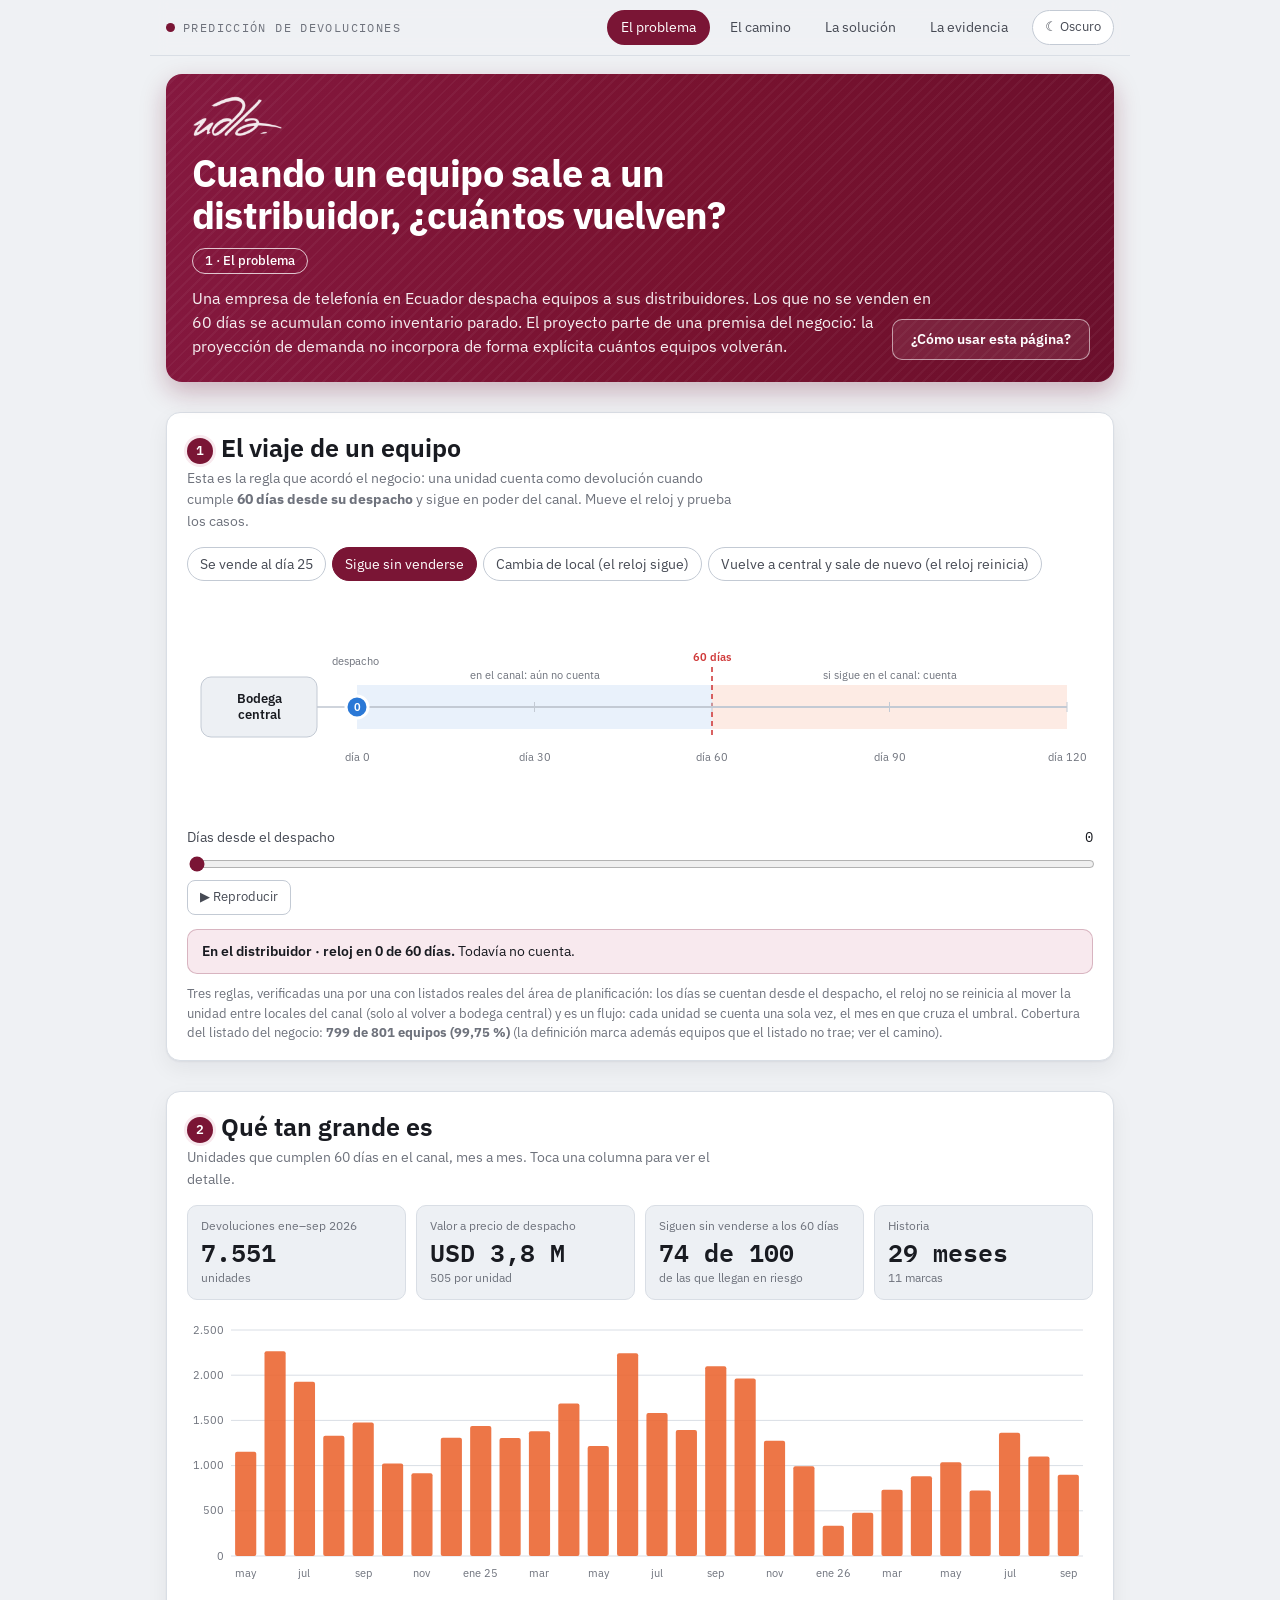
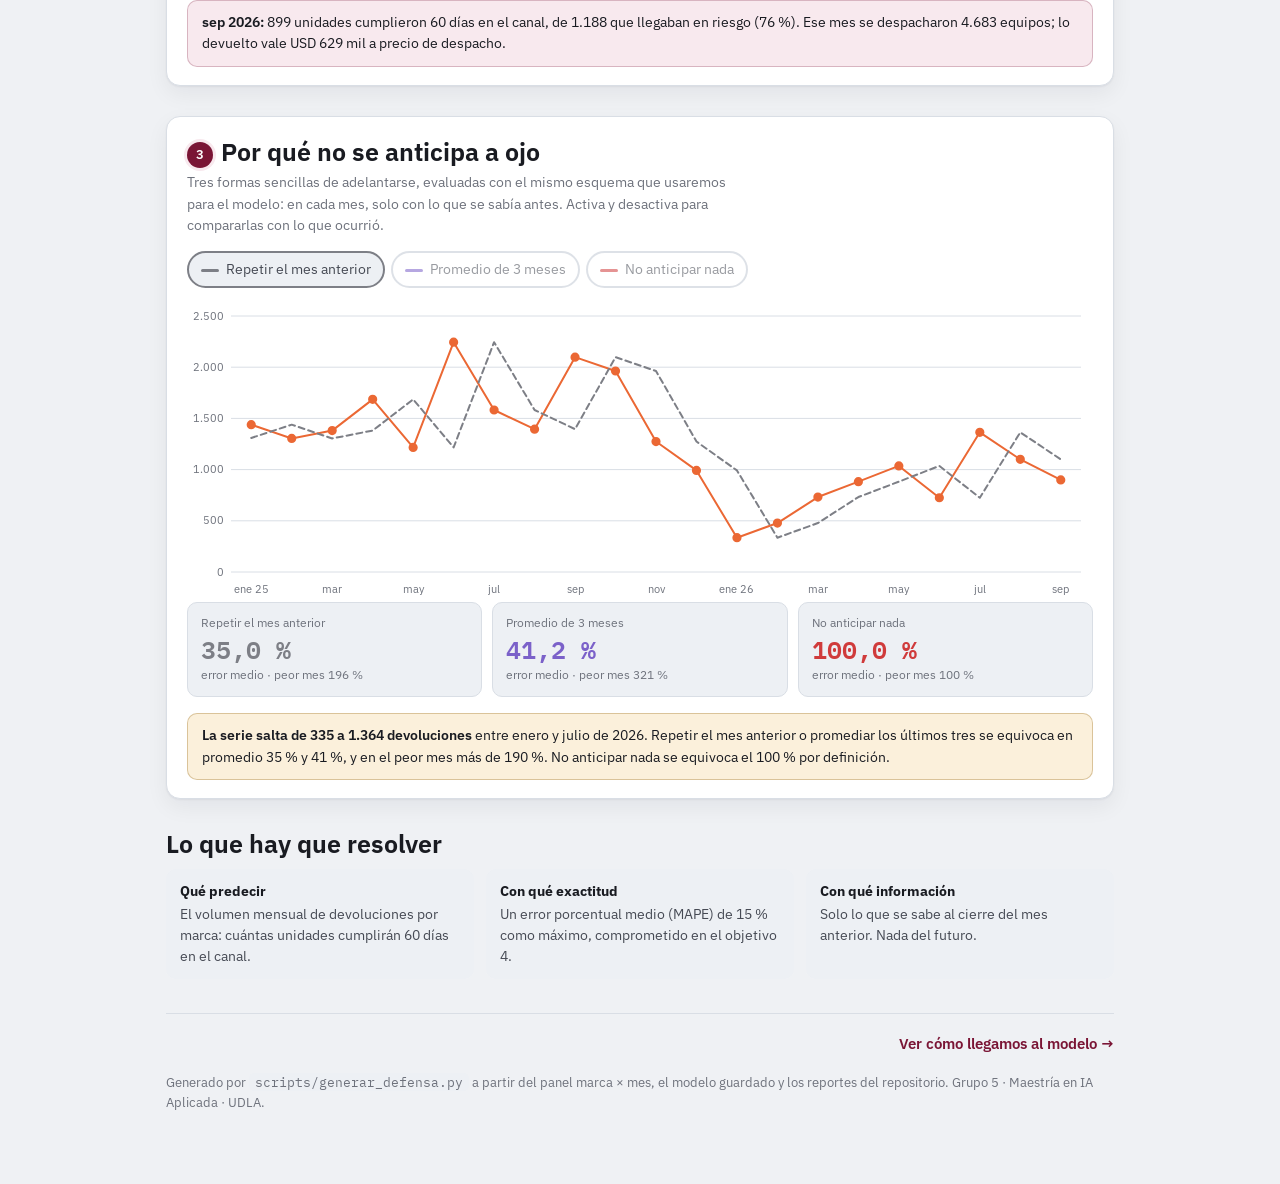
<file: reports/html/defensa/index.html>
<!doctype html>
<html lang="es">
<head>
<meta charset="utf-8">
<meta name="viewport" content="width=device-width, initial-scale=1">
<title>El problema · Predicción de devoluciones</title>
<link rel="preconnect" href="https://fonts.googleapis.com">
<link rel="preconnect" href="https://fonts.gstatic.com" crossorigin>
<link rel="stylesheet" href="https://fonts.googleapis.com/css2?family=Spectral:wght@600;700&family=IBM+Plex+Sans:wght@400;500;600&family=IBM+Plex+Mono:wght@400;500;600&display=swap">
<script>try{var t=localStorage.getItem('tema');if(t==='light'||t==='dark')document.documentElement.setAttribute('data-theme',t)}catch(e){}</script>
<style>
:root{
  color-scheme: light;
  --paper:#EFF1F4; --surface:#FFFFFF; --surface-2:#EDF0F4;
  --ink:#191B21; --ink-2:#464A54; --muted:#6E727C;
  --line:#D9DEE5; --line-2:#C3CAD4;
  --accent:#7A1535; --accent-soft:#F8E9EE;
  --c1:#2a78d6; --c2:#eb6834; --c3:#12795A; --c4:#7d7f86; --c5:#7b61c9; --c6:#d03b3b;
  --good:#12795A; --good-soft:#E2F2EC; --warn:#8A5B00; --warn-soft:#FBF0DB; --bad:#B03030; --bad-soft:#FBE9E9;
  --shadow:0 1px 2px rgba(20,25,40,.05), 0 8px 22px rgba(20,25,40,.06);
}
@media (prefers-color-scheme: dark){ :root:not([data-theme="light"]){
  color-scheme: dark;
  --paper:#121419; --surface:#1A1D24; --surface-2:#232730;
  --ink:#E7E9ED; --ink-2:#B6BAC4; --muted:#8A8F9A;
  --line:#2C313B; --line-2:#3B414D;
  --accent:#C4506E; --accent-soft:#33202A;
  --c1:#4b93e8; --c2:#e8703d; --c3:#4BBF95; --c4:#9a9ca3; --c5:#a18ee8; --c6:#e66a6a;
  --good:#4BBF95; --good-soft:#123028; --warn:#D9A742; --warn-soft:#332916; --bad:#E07070; --bad-soft:#331D1D;
  --shadow:0 1px 2px rgba(0,0,0,.3), 0 8px 22px rgba(0,0,0,.25);
}}
*{box-sizing:border-box}
html{scroll-behavior:smooth}
body{background:var(--paper); color:var(--ink); margin:0;
  font-family:"IBM Plex Sans",ui-sans-serif,system-ui,sans-serif; font-size:15px; line-height:1.55; -webkit-font-smoothing:antialiased}
.wrap{max-width:980px; margin:0 auto; padding:0 16px 72px}
a{color:var(--accent)}
nav.top{position:sticky; top:0; z-index:5; background:color-mix(in srgb, var(--paper) 88%, transparent); backdrop-filter:blur(8px);
  border-bottom:1px solid var(--line); margin:0 -16px; padding:10px 16px; display:flex; gap:6px; align-items:center; flex-wrap:wrap}
nav.top .marca{font-family:"IBM Plex Mono",monospace; font-size:11.5px; letter-spacing:.12em; text-transform:uppercase; color:var(--muted); margin-right:auto}
nav.top a{text-decoration:none; font-size:13.5px; padding:6px 13px; border-radius:999px; color:var(--ink-2); border:1px solid transparent}
nav.top a:hover{border-color:var(--line-2)}
nav.top a[aria-current="page"]{background:var(--accent); color:#fff}
header.hero{padding:40px 0 10px}
.eyebrow{font-family:"IBM Plex Mono",monospace; font-size:11.5px; letter-spacing:.13em; text-transform:uppercase; color:var(--muted); margin:0 0 8px}
h1{font-family:"IBM Plex Sans",ui-sans-serif,system-ui,sans-serif; font-weight:700; font-size:clamp(28px,5vw,42px); line-height:1.1; letter-spacing:-.018em; margin:0 0 10px; text-wrap:balance}
h2{font-family:"IBM Plex Sans",ui-sans-serif,system-ui,sans-serif; font-weight:650; font-size:clamp(21px,3vw,25px); margin:0 0 4px; line-height:1.2}
h3{font-size:15px; margin:0 0 4px}
.lead{color:var(--ink-2); font-size:16.5px; margin:0; max-width:66ch}
section{margin-top:30px}
.card{background:var(--surface); border:1px solid var(--line); border-radius:14px; box-shadow:var(--shadow); padding:20px 20px 18px}
.sub{color:var(--muted); font-size:14px; margin:0 0 14px; max-width:70ch}
.paso{display:inline-flex; width:26px; height:26px; border-radius:50%; background:var(--accent); color:#fff; font-size:13px; font-weight:600; align-items:center; justify-content:center; margin-right:8px; vertical-align:2px}

.pills{display:flex; flex-wrap:wrap; gap:6px; margin:0 0 14px}
.pills button,.chip{font:inherit; font-size:13.5px; padding:6px 12px; border-radius:999px; cursor:pointer; border:1px solid var(--line-2); background:var(--surface); color:var(--ink-2)}
.pills button:hover,.chip:hover{border-color:var(--accent)}
.pills button[aria-pressed="true"],.chip[aria-pressed="true"]{background:var(--accent); border-color:var(--accent); color:#fff}
.chip .sw{display:inline-block; width:18px; height:3px; border-radius:2px; vertical-align:middle; margin-right:7px; background:currentColor}
.chip[aria-pressed="false"]{opacity:.55}
.chip.ser{border-width:2px}
.chip.ser[aria-pressed="true"]{background:var(--surface-2); border-color:currentColor}
.chip.ser[aria-pressed="false"]{border-color:var(--line-2)}
.pills button:focus-visible,.chip:focus-visible,input:focus-visible,button:focus-visible{outline:2px solid var(--accent); outline-offset:2px}

.kpis{display:grid; grid-template-columns:repeat(4,1fr); gap:10px; margin:0 0 16px}
.kpis.tres{grid-template-columns:repeat(3,1fr)}
.kpi{background:var(--surface-2); border-radius:10px; padding:11px 13px}
.kpi .l{font-size:12px; color:var(--muted); margin:0}
.kpi .v{font-family:"IBM Plex Mono",monospace; font-weight:600; font-size:clamp(18px,3.4vw,25px); margin:2px 0 0; line-height:1.2}
.kpi .n{font-size:12px; color:var(--muted); margin:2px 0 0}
.badge{display:inline-block; font-size:12px; font-weight:600; padding:1px 9px; border-radius:999px}
.badge.ok{background:var(--good-soft); color:var(--good)} .badge.no{background:var(--bad-soft); color:var(--bad)} .badge.aviso{background:var(--warn-soft); color:var(--warn)}
.callout{border-radius:10px; padding:11px 14px; font-size:14px; margin:14px 0 0; border:1px solid transparent}
.callout.info{background:var(--accent-soft); border-color:color-mix(in srgb, var(--accent) 25%, transparent)}
.callout.aviso{background:var(--warn-soft); border-color:color-mix(in srgb, var(--warn) 30%, transparent)}
.callout.ok{background:var(--good-soft); border-color:color-mix(in srgb, var(--good) 30%, transparent)}
.callout b{font-weight:600}

svg.chart{width:100%; height:auto; display:block; overflow:visible}
.chart text{font-family:"IBM Plex Sans",sans-serif; font-size:11px; fill:var(--muted)}
.chart .grid{stroke:var(--line); stroke-width:1}
.chart .ref{stroke:var(--c6); stroke-width:1.2; stroke-dasharray:5 4}
.chart .reft{fill:var(--c6); font-size:10.5px}
.chart .sel{fill:var(--accent); opacity:.09}
.chart .hit{fill:transparent; cursor:pointer}
.chart .xl.on{fill:var(--ink); font-weight:600}
.chart .l1{stroke:var(--c1)} .chart .l2{stroke:var(--c2)} .chart .l3{stroke:var(--c3)} .chart .l4{stroke:var(--c4)} .chart .l5{stroke:var(--c5)} .chart .l6{stroke:var(--c6)}
.chart .f1{fill:var(--c1)} .chart .f2{fill:var(--c2)} .chart .f3{fill:var(--c3)} .chart .f4{fill:var(--c4)} .chart .f5{fill:var(--c5)} .chart .f6{fill:var(--c6)}
.chart .ln{fill:none; stroke-width:2; stroke-linejoin:round; stroke-linecap:round}
.chart .dash{stroke-dasharray:6 4} .chart .punt{stroke-dasharray:2 4}
.chart .band{opacity:.15}
.chart .pt{stroke-width:2}
.chart .pt.hueco{fill:var(--surface)}
.chart .colb{opacity:.9}

.bars{display:grid; gap:8px}
.bar{display:grid; grid-template-columns:minmax(110px,190px) 1fr 88px; gap:10px; align-items:center; font-size:13.5px}
.bar .nom{color:var(--ink-2); white-space:normal; line-height:1.25; overflow-wrap:anywhere}
.bar .pista{position:relative; height:16px; background:var(--surface-2); border-radius:8px}
.bar .rel{position:absolute; top:0; bottom:0; border-radius:8px; transition:width .35s}
.bar .val{font-family:"IBM Plex Mono",monospace; font-size:12.5px; text-align:right; white-space:nowrap}
.bar .refl{position:absolute; top:-3px; bottom:-3px; width:2px; background:var(--c6)}
.bar.neg .rel{right:50%} .bar.pos .rel{left:50%}
.bar .cero{position:absolute; top:-3px; bottom:-3px; left:50%; width:1px; background:var(--line-2)}

.tw{overflow-x:auto; margin-top:6px}
table{border-collapse:collapse; width:100%; font-size:13.5px; min-width:460px}
th,td{text-align:right; padding:7px 10px; border-bottom:1px solid var(--line); white-space:nowrap}
th:first-child,td:first-child{text-align:left}
th{font-weight:600; color:var(--ink-2); font-size:12.5px}
td{font-family:"IBM Plex Mono",monospace; font-size:13px}
td:first-child{font-family:"IBM Plex Sans",sans-serif; font-weight:500}
tfoot td{font-weight:600; border-bottom:0; background:var(--surface-2)}
.note{font-size:12.5px; color:var(--muted); margin:10px 0 0}

.grid2{display:grid; grid-template-columns:1.05fr .95fr; gap:20px; align-items:start}
.grid3{display:grid; grid-template-columns:repeat(3,1fr); gap:12px}
.mini{background:var(--surface-2); border-radius:10px; padding:12px 14px; font-size:13.5px; color:var(--ink-2)}
.mini b{display:block; color:var(--ink); margin-bottom:2px}
.ctl{display:grid; gap:6px; margin:10px 0}
.ctl label{font-size:13.5px; color:var(--ink-2); display:flex; justify-content:space-between; gap:10px}
.ctl label span{font-family:"IBM Plex Mono",monospace; color:var(--ink)}
input[type=range]{width:100%; accent-color:var(--accent)}
.inputs{display:grid; gap:8px}
.row{display:grid; grid-template-columns:1fr 92px 64px; gap:10px; align-items:center; font-size:14px}
.row input[type=number]{font:inherit; font-family:"IBM Plex Mono",monospace; width:100%; padding:6px 8px; text-align:right; border:1px solid var(--line-2); border-radius:8px; background:var(--surface); color:var(--ink)}
.row .t{font-family:"IBM Plex Mono",monospace; font-size:12.5px; color:var(--muted); text-align:right}
.btn{font:inherit; font-size:13px; padding:6px 12px; border-radius:8px; cursor:pointer; border:1px solid var(--line-2); background:var(--surface); color:var(--ink-2)}
.btn:hover{border-color:var(--accent)}
code{font-family:"IBM Plex Mono",monospace; font-size:12.5px; background:var(--surface-2); padding:1px 6px; border-radius:5px}
pre{font-family:"IBM Plex Mono",monospace; font-size:12.5px; background:var(--surface-2); padding:12px 14px; border-radius:10px; overflow-x:auto; margin:12px 0 0}
.nodo{cursor:pointer}
.nodo rect{fill:var(--surface); stroke:var(--line-2); stroke-width:1.4; transition:stroke .15s, fill .15s}
.nodo:hover rect,.nodo.on rect{stroke:var(--accent); fill:var(--accent-soft)}
.nodo text{fill:var(--ink); font-size:12.5px; font-weight:500} .nodo .s{fill:var(--muted); font-size:11px; font-weight:400}
.flecha{stroke:var(--line-2); stroke-width:1.6; fill:none}
.pie{display:flex; justify-content:space-between; gap:12px; flex-wrap:wrap; margin-top:34px; padding-top:18px; border-top:1px solid var(--line)}
.pie a.sig{font-weight:600; text-decoration:none}
footer{margin-top:18px; font-size:12.5px; color:var(--muted)}

@media (max-width:760px){
  .kpis,.kpis.tres{grid-template-columns:1fr 1fr}
  .grid2,.grid3{grid-template-columns:1fr}
  .bar{grid-template-columns:96px 1fr 76px}
}
@media (prefers-reduced-motion:reduce){ *{transition:none!important; scroll-behavior:auto!important} }

.tema{font:inherit; font-size:13px; padding:6px 12px; border-radius:999px; cursor:pointer; border:1px solid var(--line-2); background:var(--surface); color:var(--ink-2); margin-left:4px}
.tema:hover{border-color:var(--accent)}
/* camino */
.rail{display:flex; gap:6px; list-style:none; padding:0; margin:0 0 6px; overflow-x:auto}
.rail li{flex:1 0 auto}
.rail button{width:100%; font:inherit; font-size:12.5px; cursor:pointer; text-align:left; padding:8px 10px; border-radius:10px; border:1px solid var(--line-2); background:var(--surface); color:var(--ink-2); display:flex; gap:8px; align-items:center}
.rail button .n{display:inline-flex; width:22px; height:22px; border-radius:50%; align-items:center; justify-content:center; background:var(--surface-2); font-weight:600; flex:none}
.rail button[aria-current="step"]{border-color:var(--accent); background:var(--accent-soft); color:var(--ink)}
.rail button[aria-current="step"] .n{background:var(--accent); color:#fff}
.rail button.hecho .n{background:var(--good-soft); color:var(--good)}
.rail .t{white-space:nowrap}
.mandos{display:flex; justify-content:space-between; gap:10px; margin:14px 0 0}
.btn.pri{background:var(--accent); border-color:var(--accent); color:#fff}
.btn[disabled]{opacity:.4; cursor:default}
.celdas{display:flex; flex-wrap:wrap; gap:3px; max-width:340px}
.celdas i{width:15px; height:15px; border-radius:3px; background:var(--c1); opacity:.75}
.tramo{height:15px; border-radius:4px; background:var(--c3); transition:width .25s}
.fork{display:grid; grid-template-columns:1fr 1fr; gap:12px}
.fork button{font:inherit; text-align:left; padding:14px 16px; border-radius:12px; border:1px solid var(--line-2); background:var(--surface); color:var(--ink); cursor:pointer}
.fork button:hover{border-color:var(--accent)}
.fork button[aria-pressed="true"]{border-color:var(--accent); background:var(--accent-soft)}
.fork button b{display:block; margin-bottom:3px}
.cmp th:first-child,.cmp td:first-child{white-space:normal; min-width:140px}
.cmp td{font-family:"IBM Plex Sans",sans-serif; white-space:normal; text-align:left}
.cmp td.num{font-family:"IBM Plex Mono",monospace; text-align:right; white-space:nowrap}
.candado{border:1.5px dashed var(--line-2); border-radius:12px; padding:16px; text-align:center; color:var(--muted)}
details.mas{margin-top:14px; border:1px solid var(--line); border-radius:10px; padding:10px 14px; background:var(--surface-2)}
details.mas summary{cursor:pointer; font-weight:600; font-size:14px}
details.mas > :not(summary){margin-top:10px}
.formula{display:flex; flex-wrap:wrap; gap:8px; align-items:center; font-size:15px; margin:6px 0}
.formula .chipf{padding:8px 14px; border-radius:10px; background:var(--surface-2); border:1px solid var(--line-2); font-weight:600}
.formula .op{font-size:20px; color:var(--muted)}
.dos{display:grid; grid-template-columns:1fr 1fr; gap:14px}
@media (max-width:760px){ .fork,.dos{grid-template-columns:1fr} .rail .t{display:none} }

@media (max-width:900px){ nav.top .marca{display:none} nav.top{justify-content:flex-end} }

/* ---- Banner institucional (granate UDLA) ---- */
header.hero.banner{position:relative; margin:18px 0 0; padding:22px 26px 24px; border-radius:16px; color:#fff; overflow:hidden;
  background:
    repeating-linear-gradient(135deg, rgba(255,255,255,.04) 0 2px, transparent 2px 8px),
    linear-gradient(100deg,#85183f 0%,#78122f 55%,#6b0f2c 100%);
  box-shadow:0 10px 26px rgba(107,15,44,.28)}
.banner .logo{height:40px; width:auto; display:block; margin:0 0 16px}
.banner .fila{display:flex; align-items:center; gap:12px; flex-wrap:wrap}
.banner h1{color:#fff; margin:0; font-size:clamp(26px,4.4vw,38px); letter-spacing:-.02em}
.banner .tag{font-size:13px; font-weight:500; padding:2px 12px; border:1px solid rgba(255,255,255,.75); border-radius:999px; color:#fff; white-space:nowrap}
.banner .lead{color:rgba(255,255,255,.93); margin:12px 0 0; max-width:74ch; font-size:15.5px}
.banner .lead b{color:#fff}
.banner .ayuda{position:absolute; right:24px; bottom:22px; font:inherit; font-size:13.5px; font-weight:600; color:#fff; cursor:pointer;
  padding:9px 18px; border-radius:10px; border:1px solid rgba(255,255,255,.55); background:rgba(255,255,255,.08)}
.banner .ayuda:hover,.banner .ayuda[aria-expanded="true"]{background:rgba(255,255,255,.2)}
.banner .ayuda:focus-visible{outline:2px solid #fff; outline-offset:2px}
.ayuda-panel{margin-top:10px; border-left:4px solid var(--accent); background:var(--surface); border-radius:10px; padding:12px 16px; font-size:14px; color:var(--ink-2); box-shadow:var(--shadow)}
.ayuda-panel[hidden]{display:none}
.ayuda-panel b{color:var(--ink)}
@media (max-width:860px){ .banner .ayuda{position:static; margin-top:16px} .banner .lead{max-width:none} }
nav.top .marca{display:flex; align-items:center; gap:8px}
nav.top .marca::before{content:""; width:9px; height:9px; border-radius:50%; background:var(--accent)}
.card h2 .paso{box-shadow:0 0 0 3px var(--accent-soft)}
.kpi{border:1px solid var(--line)}
@media print{ nav.top,.banner .ayuda{display:none} header.hero.banner{box-shadow:none; -webkit-print-color-adjust:exact; print-color-adjust:exact} }

:root[data-theme="dark"]{
  color-scheme: dark;
  --paper:#121419; --surface:#1A1D24; --surface-2:#232730;
  --ink:#E7E9ED; --ink-2:#B6BAC4; --muted:#8A8F9A;
  --line:#2C313B; --line-2:#3B414D;
  --accent:#C4506E; --accent-soft:#33202A;
  --c1:#4b93e8; --c2:#e8703d; --c3:#4BBF95; --c4:#9a9ca3; --c5:#a18ee8; --c6:#e66a6a;
  --good:#4BBF95; --good-soft:#123028; --warn:#D9A742; --warn-soft:#332916; --bad:#E07070; --bad-soft:#331D1D;
  --shadow:0 1px 2px rgba(0,0,0,.3), 0 8px 22px rgba(0,0,0,.25);
}

</style>
</head>
<body>
<div class="wrap">
<nav class="top" aria-label="Secciones">
  <span class="marca">Predicción de devoluciones</span>
  <a href="index.html" aria-current="page">El problema</a><a href="camino.html">El camino</a><a href="solucion.html">La solución</a><a href="evidencia.html">La evidencia</a>
  <button class="tema" id="tema" type="button" aria-label="Cambiar entre modo claro y modo oscuro"></button>
</nav>
<header class="hero banner">
  <img class="logo" alt="Universidad de Las Américas" src="[data-uri]">
  <div class="fila"><h1>Cuando un equipo sale a un distribuidor, ¿cuántos vuelven?</h1><span class="tag">1 · El problema</span></div>
  <p class="lead">Una empresa de telefonía en Ecuador despacha equipos a sus distribuidores. Los que no se venden en 60 días se acumulan como inventario parado. El proyecto parte de una premisa del negocio: la proyección de demanda no incorpora de forma explícita cuántos equipos volverán.</p>
  <button class="ayuda" id="ayuda-btn" type="button" aria-expanded="false" aria-controls="ayuda-panel">¿Cómo usar esta página?</button>
</header>
<div class="ayuda-panel" id="ayuda-panel" hidden>Pulsa <b>▶ Reproducir</b> o arrastra el reloj para ver cuándo una unidad cuenta como devolución. Toca una columna del gráfico mensual para ver su detalle y activa o desactiva las tres líneas para compararlas con lo ocurrido. El menú de arriba lleva al camino, la solución y la evidencia; el botón de la derecha cambia entre modo claro y oscuro.</div>

<section class="card" aria-labelledby="h-viaje">
  <h2 id="h-viaje"><span class="paso">1</span>El viaje de un equipo</h2>
  <p class="sub">Esta es la regla que acordó el negocio: una unidad cuenta como devolución cuando cumple <b>60 días desde su despacho</b> y sigue en poder del canal. Mueve el reloj y prueba los casos.</p>
  <div class="pills" id="escenarios" role="group" aria-label="Escenario"></div>
  <svg class="chart" id="viaje" viewBox="0 0 760 210" role="img" aria-label="Línea de tiempo de un equipo desde su despacho"></svg>
  <div class="ctl">
    <label for="dia">Días desde el despacho <span id="diav">0</span></label>
    <input type="range" id="dia" min="0" max="120" value="0" step="1">
    <div><button class="btn" id="play" type="button">▶ Reproducir</button></div>
  </div>
  <div class="callout info" id="estado" aria-live="polite"></div>
  <p class="note">Tres reglas, verificadas una por una con listados reales del área de planificación: los días se cuentan desde el despacho, el reloj no se reinicia al mover la unidad entre locales del canal (solo al volver a bodega central) y es un flujo: cada unidad se cuenta una sola vez, el mes en que cruza el umbral. Cobertura del listado del negocio: <b id="valid"></b> (la definición marca además equipos que el listado no trae; ver el camino).</p>
</section>

<section class="card" aria-labelledby="h-tam">
  <h2 id="h-tam"><span class="paso">2</span>Qué tan grande es</h2>
  <p class="sub">Unidades que cumplen 60 días en el canal, mes a mes. Toca una columna para ver el detalle.</p>
  <div class="kpis" id="kpis"></div>
  <svg class="chart" id="cols" viewBox="0 0 720 270" role="img" aria-label="Devoluciones por mes"></svg>
  <div class="callout info" id="detalle" aria-live="polite"></div>
</section>

<section class="card" aria-labelledby="h-ojo">
  <h2 id="h-ojo"><span class="paso">3</span>Por qué no se anticipa a ojo</h2>
  <p class="sub">Tres formas sencillas de adelantarse, evaluadas con el mismo esquema que usaremos para el modelo: en cada mes, solo con lo que se sabía antes. Activa y desactiva para compararlas con lo que ocurrió.</p>
  <div class="pills" id="metodos" role="group" aria-label="Métodos sencillos"></div>
  <svg class="chart" id="ojo" viewBox="0 0 720 300" role="img" aria-label="Real frente a métodos sencillos"></svg>
  <div class="kpis tres" id="errores"></div>
  <div class="callout aviso"><b>La serie salta de 335 a 1.364 devoluciones</b> entre enero y julio de 2026. Repetir el mes anterior o promediar los últimos tres se equivoca en promedio 35 % y 41 %, y en el peor mes más de 190 %. No anticipar nada se equivoca el 100 % por definición.</div>
</section>

<section aria-labelledby="h-res">
  <h2 id="h-res" style="margin-bottom:10px">Lo que hay que resolver</h2>
  <div class="grid3">
    <div class="mini"><b>Qué predecir</b>El volumen mensual de devoluciones por marca: cuántas unidades cumplirán 60 días en el canal.</div>
    <div class="mini"><b>Con qué exactitud</b>Un error porcentual medio (MAPE) de 15 % como máximo, comprometido en el objetivo 4.</div>
    <div class="mini"><b>Con qué información</b>Solo lo que se sabe al cierre del mes anterior. Nada del futuro.</div>
  </div>
  <div class="pie"><span></span><a class="sig" href="camino.html">Ver cómo llegamos al modelo →</a></div>
</section>
<footer>Generado por <code>scripts/generar_defensa.py</code> a partir del panel marca × mes, el modelo guardado y los reportes del repositorio. Grupo 5 · Maestría en IA Aplicada · UDLA.</footer>
</div>
<script>
const $ = (s, r = document) => r.querySelector(s);
const $$ = (s, r = document) => [...r.querySelectorAll(s)];
const fmt = (n, d = 0) => n.toLocaleString('de-DE', {minimumFractionDigits: d, maximumFractionDigits: d});
const pct = (n, d = 1) => fmt(n, d) + ' %';
const sgn = (n, d = 0) => (n > 0 ? '+' : n < 0 ? '−' : '') + fmt(Math.abs(n), d);
const MES = ['ene', 'feb', 'mar', 'abr', 'may', 'jun', 'jul', 'ago', 'sep', 'oct', 'nov', 'dic'];
const etiqueta = iso => { const [y, m] = iso.split('-'); return MES[+m - 1] + ' ' + y; };
const corta = iso => { const [y, m] = iso.split('-'); return MES[+m - 1] + (m === '01' ? ' ' + y.slice(2) : ''); };

/* Todo lo que depende del ancho se registra aquí y se redibuja al cambiar el tamaño. */
const redibujables = [];
function registrar(fn) { redibujables.push(fn); fn(); }
let _t; addEventListener('resize', () => { clearTimeout(_t); _t = setTimeout(() => redibujables.forEach(f => f()), 120); });

/* Un SVG no tiene offsetParent: la visibilidad se mide con sus rectángulos de dibujo. */
const visible = el => el.getClientRects().length > 0;
const ancho = el => Math.max(300, Math.round(el.getBoundingClientRect().width || el.parentElement.clientWidth));
function escala(max) {
  for (const base of [1, 2, 5, 10, 20, 50, 100, 200, 250, 500, 1000, 2000, 5000]) {
    if (max / base <= 6) return [Math.ceil(max / base) * base, base];
  }
  return [max, max / 5];
}
const corridas = a => {            // tramos contiguos sin valores nulos
  const r = []; let c = [];
  a.forEach((v, i) => { if (v == null) { if (c.length) r.push(c); c = []; } else c.push(i); });
  if (c.length) r.push(c); return r;
};

/* Lineas con puntos, bandas, linea de referencia y mes seleccionable. */
function lineas(el, c) {
  const W = ancho(el), H = c.alto || (W < 520 ? 240 : 300), L = c.izq || 44, R = 12, T = 14, B = 30, n = c.etiquetas.length;
  const vs = [];
  c.series.forEach(s => s.valores.forEach(v => v != null && vs.push(v)));
  (c.bandas || []).forEach(b => b.hi.forEach(v => v != null && vs.push(v)));
  if (c.ref) vs.push(c.ref.y);
  const [tope, paso] = escala(Math.max(...vs) * 1.06);
  const x = i => L + (W - L - R) * (i + .5) / n, y = v => T + (H - T - B) * (1 - v / tope);
  const yf = c.yfmt || (v => fmt(v));
  let s = '';
  for (let v = 0; v <= tope + 1e-9; v += paso)
    s += `<line class="grid" x1="${L}" x2="${W - R}" y1="${y(v)}" y2="${y(v)}"/><text x="${L - 7}" y="${y(v) + 3.5}" text-anchor="end">${yf(v)}</text>`;
  const w = (W - L - R) / n;
  if (c.sel != null) s += `<rect class="sel" x="${x(c.sel) - w / 2}" y="${T}" width="${w}" height="${H - T - B}" rx="6"/>`;
  (c.bandas || []).forEach(b => corridas(b.hi).forEach(r => {
    const up = r.map(i => `${x(i)},${y(b.hi[i])}`), dn = r.map(i => `${x(i)},${y(b.lo[i])}`).reverse();
    s += `<polygon class="band ${b.cls}" points="${up.concat(dn).join(' ')}"/>`;
  }));
  if (c.ref) s += `<line class="ref" x1="${L}" x2="${W - R}" y1="${y(c.ref.y)}" y2="${y(c.ref.y)}"/><text class="reft" x="${W - R}" y="${y(c.ref.y) - 5}" text-anchor="end">${c.ref.texto}</text>`;
  c.series.forEach(se => {
    corridas(se.valores).forEach(r => {
      s += `<polyline class="ln l${se.k} ${se.trazo || ''}" points="${r.map(i => `${x(i)},${y(se.valores[i])}`).join(' ')}"/>`;
    });
    if (se.puntos !== false) se.valores.forEach((v, i) => {
      if (v == null) return;
      const r = i === c.sel ? 5.5 : 3.6;
      s += `<circle class="pt l${se.k} ${se.hueco && se.hueco.includes(i) ? 'hueco' : 'f' + se.k}" cx="${x(i)}" cy="${y(v)}" r="${r}"/>`;
    });
  });
  const salto = Math.ceil(n / Math.max(1, Math.floor((W - L) / 44)));
  c.etiquetas.forEach((e, i) => {
    if (i % salto === 0 || i === c.sel) s += `<text class="xl ${i === c.sel ? 'on' : ''}" x="${x(i)}" y="${H - 9}" text-anchor="middle">${e}</text>`;
    s += `<rect class="hit" data-i="${i}" x="${x(i) - w / 2}" y="${T}" width="${w}" height="${H - T}"><title>${c.titulo ? c.titulo(i) : e}</title></rect>`;
  });
  el.setAttribute('viewBox', `0 0 ${W} ${H}`); el.innerHTML = s;
  if (c.alSel) $$('.hit', el).forEach(r => r.onclick = () => c.alSel(+r.dataset.i));
}

/* Columnas con una linea opcional encima. */
function columnas(el, c) {
  const W = ancho(el), H = c.alto || (W < 520 ? 220 : 270), L = 44, R = 10, T = 14, B = 30, n = c.etiquetas.length;
  const vs = c.valores.concat(c.linea ? c.linea.valores : []).concat(c.ref ? [c.ref.y] : []).filter(v => v != null);
  const [tope, paso] = escala(Math.max(...vs) * 1.06);
  const x = i => L + (W - L - R) * (i + .5) / n, y = v => T + (H - T - B) * (1 - v / tope), w = (W - L - R) / n;
  let s = '';
  for (let v = 0; v <= tope + 1e-9; v += paso)
    s += `<line class="grid" x1="${L}" x2="${W - R}" y1="${y(v)}" y2="${y(v)}"/><text x="${L - 7}" y="${y(v) + 3.5}" text-anchor="end">${fmt(v)}</text>`;
  c.valores.forEach((v, i) => {
    const sel = c.sel === i;
    s += `<rect class="colb f${c.k || 1}" x="${x(i) - w * .36}" y="${y(v)}" width="${w * .72}" height="${y(0) - y(v)}" rx="2" opacity="${c.sel == null || sel ? .92 : .45}"/>`;
  });
  if (c.linea) s += `<polyline class="ln l${c.linea.k} ${c.linea.trazo || ''}" points="${c.linea.valores.map((v, i) => `${x(i)},${y(v)}`).join(' ')}"/>`;
  if (c.ref) s += `<line class="ref" x1="${L}" x2="${W - R}" y1="${y(c.ref.y)}" y2="${y(c.ref.y)}"/><text class="reft" x="${W - R}" y="${y(c.ref.y) - 5}" text-anchor="end">${c.ref.texto}</text>`;
  if (c.etiquetasValor) c.valores.forEach((v, i) => { s += `<text x="${x(i)}" y="${y(v) - 6}" text-anchor="middle" style="fill:var(--ink);font-weight:600">${c.etiquetasValor(v)}</text>`; });
  const salto = Math.ceil(n / Math.max(1, Math.floor((W - L) / 40)));
  c.etiquetas.forEach((e, i) => {
    if (i % salto === 0) s += `<text class="xl" x="${x(i)}" y="${H - 9}" text-anchor="middle">${e}</text>`;
    s += `<rect class="hit" data-i="${i}" x="${x(i) - w / 2}" y="${T}" width="${w}" height="${H - T}"><title>${c.titulo ? c.titulo(i) : e}</title></rect>`;
  });
  el.setAttribute('viewBox', `0 0 ${W} ${H}`); el.innerHTML = s;
  if (c.alSel) $$('.hit', el).forEach(r => r.onclick = () => c.alSel(+r.dataset.i));
}

/* Barras horizontales en HTML. Con `divergente` se centran en cero. */
function barras(el, items, o = {}) {
  let max = o.max ?? Math.max(...items.map(i => Math.abs(i.valor)));
  if (o.ref != null) max = Math.max(max, o.ref * 1.12);   // la referencia siempre cabe en la escala
  el.className = 'bars';
  el.innerHTML = items.map(i => {
    const a = Math.abs(i.valor) / max * (o.divergente ? 50 : 100);
    const pos = o.divergente ? (i.valor >= 0 ? `left:50%;width:${a}%` : `left:${50 - a}%;width:${a}%`) : `left:0;width:${a}%`;
    const ref = o.ref != null ? `<span class="refl" style="left:${o.ref / max * 100}%"></span>` : '';
    return `<div class="bar"><span class="nom" title="${i.nombre}">${i.nombre}</span>
      <span class="pista">${o.divergente ? '<span class="cero"></span>' : ''}<span class="rel" style="${pos};background:var(--c${i.k || 1})"></span>${ref}</span>
      <span class="val">${i.texto ?? fmt(i.valor, o.dec || 0)}</span></div>`;
  }).join('');
}

function pastillas(el, etiquetas, sel, alSel) {
  el.innerHTML = etiquetas.map((e, i) => `<button type="button" data-i="${i}" aria-pressed="${i === sel}">${e}</button>`).join('');
  $$('button', el).forEach(b => b.onclick = () => alSel(+b.dataset.i));
}

/* Modo claro / oscuro: respeta la preferencia del sistema hasta que la persona elige. */
(function () {
  const raiz = document.documentElement, btn = $('#tema'), sis = matchMedia('(prefers-color-scheme: dark)');
  const actual = () => raiz.getAttribute('data-theme') || (sis.matches ? 'dark' : 'light');
  const pintar = () => { const t = actual(); btn.textContent = t === 'dark' ? '☀ Claro' : '☾ Oscuro'; btn.setAttribute('aria-pressed', t === 'dark'); };
  btn.onclick = () => {
    const n = actual() === 'dark' ? 'light' : 'dark';
    raiz.setAttribute('data-theme', n);
    try { localStorage.setItem('tema', n); } catch (e) {}
    pintar();
  };
  if (sis.addEventListener) sis.addEventListener('change', () => { if (!raiz.getAttribute('data-theme')) pintar(); });
  pintar();
})();


/* Ayuda de la pagina: abre y cierra el panel «¿Cómo usar esta página?». */
(function(){
  const b = document.getElementById('ayuda-btn'), p = document.getElementById('ayuda-panel');
  if (!b || !p) return;
  b.addEventListener('click', function(){ const abre = p.hidden; p.hidden = !abre; b.setAttribute('aria-expanded', abre ? 'true' : 'false'); });
})();

</script>
<script>
const D = {"meses": [{"mes": "2024-05", "desp": 11563.0, "dev": 1152.0, "riesgo": 1604.0, "valor": 589077.36}, {"mes": "2024-06", "desp": 7805.0, "dev": 2264.0, "riesgo": 2884.0, "valor": 750225.1699999999}, {"mes": "2024-07", "desp": 10630.0, "dev": 1927.0, "riesgo": 2962.0, "valor": 472779.07}, {"mes": "2024-08", "desp": 8919.0, "dev": 1329.0, "riesgo": 2115.0, "valor": 723183.41}, {"mes": "2024-09", "desp": 7007.0, "dev": 1477.0, "riesgo": 2301.0, "valor": 426318.06}, {"mes": "2024-10", "desp": 8986.0, "dev": 1022.0, "riesgo": 1633.0, "valor": 259927.74}, {"mes": "2024-11", "desp": 10038.0, "dev": 915.0, "riesgo": 1309.0, "valor": 257445.91999999998}, {"mes": "2024-12", "desp": 9303.0, "dev": 1309.0, "riesgo": 2046.0, "valor": 378094.82}, {"mes": "2025-01", "desp": 9328.0, "dev": 1439.0, "riesgo": 1999.0, "valor": 373126.02}, {"mes": "2025-02", "desp": 11597.0, "dev": 1304.0, "riesgo": 1875.0, "valor": 280494.24}, {"mes": "2025-03", "desp": 7690.0, "dev": 1381.0, "riesgo": 2163.0, "valor": 395228.75}, {"mes": "2025-04", "desp": 12329.0, "dev": 1686.0, "riesgo": 2758.0, "valor": 841650.8999999999}, {"mes": "2025-05", "desp": 10095.0, "dev": 1217.0, "riesgo": 1862.0, "valor": 503782.48}, {"mes": "2025-06", "desp": 7828.0, "dev": 2244.0, "riesgo": 2819.0, "valor": 818346.48}, {"mes": "2025-07", "desp": 11213.0, "dev": 1582.0, "riesgo": 2253.0, "valor": 593565.56}, {"mes": "2025-08", "desp": 7822.0, "dev": 1395.0, "riesgo": 1895.0, "valor": 426785.22}, {"mes": "2025-09", "desp": 7898.0, "dev": 2098.0, "riesgo": 2922.0, "valor": 568127.23}, {"mes": "2025-10", "desp": 5440.0, "dev": 1963.0, "riesgo": 2679.0, "valor": 1184196.24}, {"mes": "2025-11", "desp": 2347.0, "dev": 1274.0, "riesgo": 1994.0, "valor": 428393.96}, {"mes": "2025-12", "desp": 5961.0, "dev": 992.0, "riesgo": 1415.0, "valor": 252456.09000000003}, {"mes": "2026-01", "desp": 4805.0, "dev": 335.0, "riesgo": 484.0, "valor": 134774.39}, {"mes": "2026-02", "desp": 5609.0, "dev": 478.0, "riesgo": 680.0, "valor": 204170.34}, {"mes": "2026-03", "desp": 8696.0, "dev": 732.0, "riesgo": 1017.0, "valor": 482197.24}, {"mes": "2026-04", "desp": 6757.0, "dev": 882.0, "riesgo": 1155.0, "valor": 386957.5}, {"mes": "2026-05", "desp": 6016.0, "dev": 1036.0, "riesgo": 1446.0, "valor": 460266.95}, {"mes": "2026-06", "desp": 5444.0, "dev": 725.0, "riesgo": 999.0, "valor": 293209.92}, {"mes": "2026-07", "desp": 6241.0, "dev": 1364.0, "riesgo": 1767.0, "valor": 587533.79}, {"mes": "2026-08", "desp": 3176.0, "dev": 1100.0, "riesgo": 1488.0, "valor": 632342.91}, {"mes": "2026-09", "desp": 4683.0, "dev": 899.0, "riesgo": 1188.0, "valor": 629099.01}], "k": {"dev26": 7551.0, "valor26": 3810552.05, "desp26": 51427.0, "tasa": 0.738556338028169}, "validacion": {"aciertos": 799, "total": 801}, "wf": {"etiquetas": ["2025-01", "2025-02", "2025-03", "2025-04", "2025-05", "2025-06", "2025-07", "2025-08", "2025-09", "2025-10", "2025-11", "2025-12", "2026-01", "2026-02", "2026-03", "2026-04", "2026-05", "2026-06", "2026-07", "2026-08", "2026-09"], "real": [1439.0, 1304.0, 1381.0, 1686.0, 1217.0, 2244.0, 1582.0, 1395.0, 2098.0, 1963.0, 1274.0, 992.0, 335.0, 478.0, 732.0, 882.0, 1036.0, 725.0, 1364.0, 1100.0, 899.0], "naive": [1309.0, 1439.0, 1304.0, 1381.0, 1686.0, 1217.0, 2244.0, 1582.0, 1395.0, 2098.0, 1963.0, 1274.0, 992.0, 335.0, 478.0, 732.0, 882.0, 1036.0, 725.0, 1364.0, 1100.0], "mm": [1082.0, 1221.0, 1350.667, 1374.667, 1457.0, 1428.0, 1715.667, 1681.0, 1740.333, 1691.667, 1818.667, 1778.333, 1409.667, 867.0, 601.667, 515.0, 697.333, 883.333, 881.0, 1041.667, 1063.0], "cero": [0.0, 0.0, 0.0, 0.0, 0.0, 0.0, 0.0, 0.0, 0.0, 0.0, 0.0, 0.0, 0.0, 0.0, 0.0, 0.0, 0.0, 0.0, 0.0, 0.0, 0.0], "mape": {"naive": 34.96, "mm": 41.18, "cero": 100.0}, "peor": {"naive": 196.12, "mm": 320.8, "cero": 100.0}, "ape": {"XGBoost Poisson": [15.777, 18.825, 0.646, 1.099, 5.472, 19.747, 7.663, 13.689, 28.115, 10.417, 3.455, 4.464, 9.437, 14.691, 10.805, 16.509, 3.704, 7.829, 18.965, 8.466, 1.908], "Naive (mes anterior)": [9.034, 10.353, 5.576, 18.09, 38.537, 45.766, 41.846, 13.405, 33.508, 6.877, 54.082, 28.427, 196.119, 29.916, 34.699, 17.007, 14.865, 42.897, 46.848, 24.0, 22.358], "Random Forest": [3.403, 8.022, 11.428, 9.325, 5.356, 11.259, 8.508, 10.365, 23.41, 2.484, 8.217, 5.772, 5.198, 1.281, 2.097, 10.989, 5.56, 1.436, 9.606, 1.786, 5.101], "Cero (no anticipa)": [100.0, 100.0, 100.0, 100.0, 100.0, 100.0, 100.0, 100.0, 100.0, 100.0, 100.0, 100.0, 100.0, 100.0, 100.0, 100.0, 100.0, 100.0, 100.0, 100.0, 100.0], "Media móvil 3 meses": [24.809, 6.365, 2.196, 18.466, 19.721, 36.364, 8.449, 20.502, 17.048, 13.822, 42.752, 79.267, 320.796, 81.381, 17.805, 41.61, 32.69, 21.839, 35.411, 5.303, 18.242], "Tasa de conversión": [5.614, 5.627, 3.999, 2.915, 2.096, 17.521, 4.283, 6.732, 7.394, 4.443, 10.892, 2.176, 1.117, 4.236, 2.223, 7.388, 3.358, 2.602, 14.165, 0.903, 0.764]}, "resumen": [{"modelo": "Tasa de conversión", "media": 5.26, "mediana": 4.24, "peor": 17.52, "ic": [3.62, 7.19]}, {"modelo": "Random Forest", "media": 7.17, "mediana": 5.77, "peor": 23.41, "ic": [5.21, 9.36]}, {"modelo": "XGBoost Poisson", "media": 10.56, "mediana": 9.44, "peor": 28.11, "ic": [7.6, 13.73]}, {"modelo": "Naive (mes anterior)", "media": 34.96, "mediana": 28.43, "peor": 196.12, "ic": [22.28, 54.01]}, {"modelo": "Media móvil 3 meses", "media": 41.18, "mediana": 20.5, "peor": 320.8, "ic": null}, {"modelo": "Cero (no anticipa)", "media": 100.0, "mediana": 100.0, "peor": 100.0, "ic": null}], "sobre15": 1, "peor_mes": "2025-06"}};
/* ---------- 1 · el viaje ---------- */
const ESC = {
  venta: {nombre: 'Se vende al día 25', venta: 25},
  sin: {nombre: 'Sigue sin venderse'},
  cambio: {nombre: 'Cambia de local (el reloj sigue)', mueve: 20},
  reinicio: {nombre: 'Vuelve a central y sale de nuevo (el reloj reinicia)', vuelve: 40, sale: 45},
};
let esc = 'sin', dia = 0, timer = null;

function estado(d) {
  const e = ESC[esc];
  if (e.venta != null && d >= e.venta)
    return {lugar: 'vendido', k: 3, reloj: e.venta, clase: 'ok', t: `<b>Vendido al cliente final el día ${e.venta}.</b> Sale del canal antes de los 60 días: no cuenta como devolución.`};
  if (e.vuelve != null && d >= e.vuelve && d < e.sale)
    return {lugar: 'central', k: 4, reloj: 0, clase: 'aviso', t: `<b>De vuelta en bodega central.</b> El reloj se reinicia: lo que se contó hasta aquí ya no sirve.`};
  const reloj = e.vuelve != null && d >= e.sale ? d - e.sale : d;
  if (reloj >= 60)
    return {lugar: 'cuenta', k: 6, reloj, clase: 'aviso', t: `<b>Día ${reloj}: cumple 60 días sin venderse y sigue en el canal.</b> Cuenta como devolución, una sola vez, en el mes en que cruza el umbral.`};
  const extra = e.mueve != null && d >= e.mueve ? ' Cambió de local, pero el reloj no se reinicia.' : e.vuelve != null && d >= e.sale ? ' Es un nuevo despacho: el reloj parte de cero.' : '';
  return {lugar: 'canal', k: 1, reloj, clase: 'info', t: `<b>En el distribuidor · reloj en ${reloj} de 60 días.</b> Todavía no cuenta.${extra}`};
}

function viaje() {
  const W = ancho($('#viaje')), estrecho = W < 560, x0 = estrecho ? 26 : 170, y = 112, e = ESC[esc], st = estado(dia);
  const x = d => x0 + d * (W - x0 - 26) / 120;
  let s = '';
  if (estrecho) s += `<text x="${x0}" y="30" style="fill:var(--ink-2)">Sale de bodega central →</text>`;
  else s += `<rect x="14" y="82" width="116" height="60" rx="10" fill="var(--surface-2)" stroke="var(--line-2)"/>
    <text x="72" y="108" text-anchor="middle" style="fill:var(--ink);font-weight:600;font-size:12.5px">Bodega</text><text x="72" y="124" text-anchor="middle" style="fill:var(--ink);font-weight:600;font-size:12.5px">central</text>
    <line class="flecha" x1="130" y1="${y}" x2="${x(0) - 8}" y2="${y}"/><text x="${x(0) - 2}" y="70" text-anchor="middle">despacho</text>`;
  s += `<rect x="${x(0)}" y="${y - 22}" width="${x(60) - x(0)}" height="44" fill="var(--c1)" opacity=".1"/>
    <rect x="${x(60)}" y="${y - 22}" width="${x(120) - x(60)}" height="44" fill="var(--c2)" opacity=".13"/>
    <text x="${(x(0) + x(60)) / 2}" y="${y - 28}" text-anchor="middle">${estrecho ? 'aún no cuenta' : 'en el canal: aún no cuenta'}</text>
    <text x="${(x(60) + x(120)) / 2}" y="${y - 28}" text-anchor="middle">${estrecho ? 'cuenta si sigue' : 'si sigue en el canal: cuenta'}</text>
    <line x1="${x(60)}" x2="${x(60)}" y1="${y - 40}" y2="${y + 28}" stroke="var(--c6)" stroke-width="1.6" stroke-dasharray="5 4"/>
    <text x="${x(60)}" y="${y - 46}" text-anchor="middle" style="fill:var(--c6);font-weight:600">60 días</text>
    <line x1="${x(0)}" x2="${x(120)}" y1="${y}" y2="${y}" stroke="var(--line-2)" stroke-width="2"/>`;
  [0, 30, 60, 90, 120].forEach(t => s += `<line x1="${x(t)}" x2="${x(t)}" y1="${y - 5}" y2="${y + 5}" stroke="var(--line-2)"/><text x="${x(t)}" y="${y + 54}" text-anchor="middle">${estrecho ? t : 'día ' + t}</text>`);
  const ev = (d, txt, k, fila) => `<text x="${Math.min(Math.max(x(d), x0 + 48), W - 60)}" y="${y + fila}" text-anchor="middle" style="fill:var(--c${k});font-weight:600">${txt}</text>`;
  if (e.venta != null) s += ev(e.venta, '▲ venta al cliente', 3, 78);
  if (e.mueve != null) s += ev(e.mueve, '◆ otro local', 5, 78);
  if (e.vuelve != null) {
    s += ev(e.vuelve, '◀ vuelve a central', 4, 78) + ev(e.sale + 8, '▶ sale de nuevo', 1, 96);
    s += `<line x1="${x(e.sale + 60)}" x2="${x(e.sale + 60)}" y1="${y - 22}" y2="${y + 28}" stroke="var(--c6)" stroke-width="1.4" stroke-dasharray="2 4"/>
      <text x="${x(e.sale + 60)}" y="${y + 37}" text-anchor="middle" style="fill:var(--c6)">nuevo umbral</text>`;
  }
  s += `<circle cx="${x(dia)}" cy="${y}" r="11" fill="var(--c${st.k})" stroke="var(--surface)" stroke-width="3"/>
    <text x="${x(dia)}" y="${y + 4}" text-anchor="middle" style="fill:#fff;font-size:10.5px;font-weight:600">${st.reloj}</text>`;
  $('#viaje').setAttribute('viewBox', `0 0 ${W} 222`);
  $('#viaje').innerHTML = s;
  $('#diav').textContent = dia + (st.reloj !== dia ? ` (reloj: ${st.reloj})` : '');
  const c = $('#estado'); c.className = 'callout ' + st.clase; c.innerHTML = st.t;
  $('#dia').value = dia;
}
function escenarios() {
  pastillas($('#escenarios'), Object.values(ESC).map(e => e.nombre), Object.keys(ESC).indexOf(esc), i => {
    esc = Object.keys(ESC)[i]; dia = 0; parar(); escenarios(); viaje();
  });
}
function parar() { clearInterval(timer); timer = null; $('#play').textContent = '▶ Reproducir'; }
$('#dia').oninput = e => { parar(); dia = +e.target.value; viaje(); };
$('#play').onclick = () => {
  if (timer) return parar();
  if (dia >= 120) dia = 0;
  $('#play').textContent = '❚❚ Pausar';
  timer = setInterval(() => { dia = Math.min(120, dia + 1); viaje(); if (dia >= 120) parar(); }, 70);
};
$('#valid').textContent = `${fmt(D.validacion.aciertos)} de ${fmt(D.validacion.total)} equipos (${fmt(D.validacion.aciertos / D.validacion.total * 100, 2)} %)`;
escenarios(); registrar(viaje);

/* ---------- 2 · tamaño ---------- */
$('#kpis').innerHTML = `
  <div class="kpi"><p class="l">Devoluciones ene–sep 2026</p><p class="v">${fmt(D.k.dev26)}</p><p class="n">unidades</p></div>
  <div class="kpi"><p class="l">Valor a precio de despacho</p><p class="v">USD ${fmt(D.k.valor26 / 1e6, 1)} M</p><p class="n">${fmt(D.k.valor26 / D.k.dev26)} por unidad</p></div>
  <div class="kpi"><p class="l">Siguen sin venderse a los 60 días</p><p class="v">${fmt(D.k.tasa * 100)} de 100</p><p class="n">de las que llegan en riesgo</p></div>
  <div class="kpi"><p class="l">Historia</p><p class="v">${D.meses.length} meses</p><p class="n">11 marcas</p></div>`;
let selMes = D.meses.length - 1;
function detalle() {
  const m = D.meses[selMes];
  $('#detalle').innerHTML = `<b>${etiqueta(m.mes)}:</b> ${fmt(m.dev)} unidades cumplieron 60 días en el canal, de ${fmt(m.riesgo)} que llegaban en riesgo (${fmt(m.dev / m.riesgo * 100)} %). Ese mes se despacharon ${fmt(m.desp)} equipos; lo devuelto vale USD ${fmt(m.valor / 1e3)} mil a precio de despacho.`;
}
registrar(() => columnas($('#cols'), {
  etiquetas: D.meses.map(m => corta(m.mes)), valores: D.meses.map(m => m.dev), k: 2, sel: selMes,
  titulo: i => `${etiqueta(D.meses[i].mes)}: ${fmt(D.meses[i].dev)} devoluciones`, alSel: i => { selMes = i; detalle(); redibujables.forEach(f => f()); }
}));
detalle();

/* ---------- 3 · a ojo ---------- */
const MET = {naive: {n: 'Repetir el mes anterior', k: 4, trazo: 'dash'}, mm: {n: 'Promedio de 3 meses', k: 5, trazo: 'dash'}, cero: {n: 'No anticipar nada', k: 6, trazo: 'punt'}};
const act = {naive: true, mm: false, cero: false};
function ojo() {
  $('#metodos').innerHTML = Object.entries(MET).map(([id, m]) =>
    `<button class="chip ser" type="button" data-id="${id}" aria-pressed="${act[id]}" style="color:var(--c${m.k})"><span class="sw"></span><span style="color:var(--ink-2)">${m.n}</span></button>`).join('');
  $$('#metodos .chip').forEach(b => b.onclick = () => { act[b.dataset.id] = !act[b.dataset.id]; ojo(); });
  lineas($('#ojo'), {
    etiquetas: D.wf.etiquetas.map(corta),
    series: [{valores: D.wf.real, k: 2}].concat(Object.entries(MET).filter(([id]) => act[id]).map(([id, m]) => ({valores: D.wf[id], k: m.k, trazo: m.trazo, puntos: false}))),
    titulo: i => `${etiqueta(D.wf.etiquetas[i])}: real ${fmt(D.wf.real[i])}`
  });
  $('#errores').innerHTML = Object.entries(MET).map(([id, m]) =>
    `<div class="kpi"><p class="l">${m.n}</p><p class="v" style="color:var(--c${m.k})">${pct(D.wf.mape[id], 1)}</p><p class="n">error medio · peor mes ${fmt(D.wf.peor[id], 0)} %</p></div>`).join('');
}
registrar(ojo);
</script>
</body>
</html>
</file>
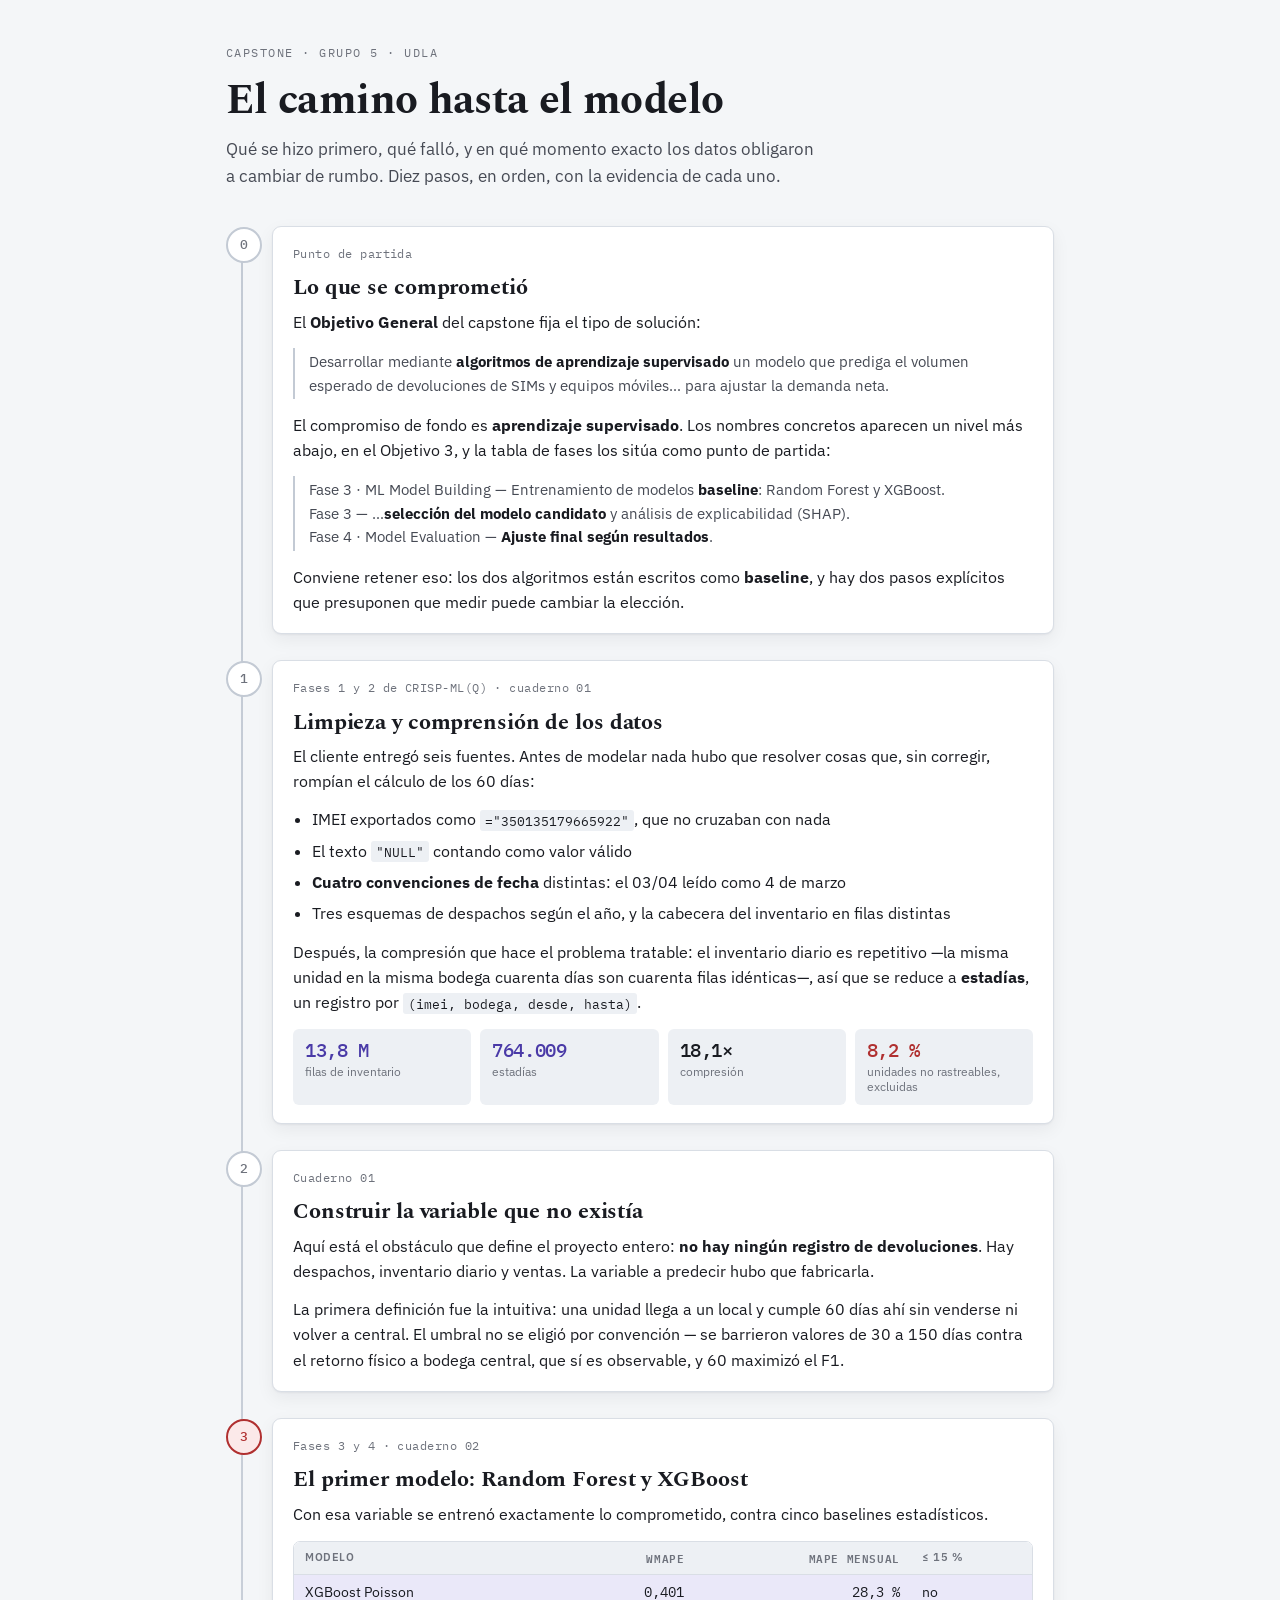
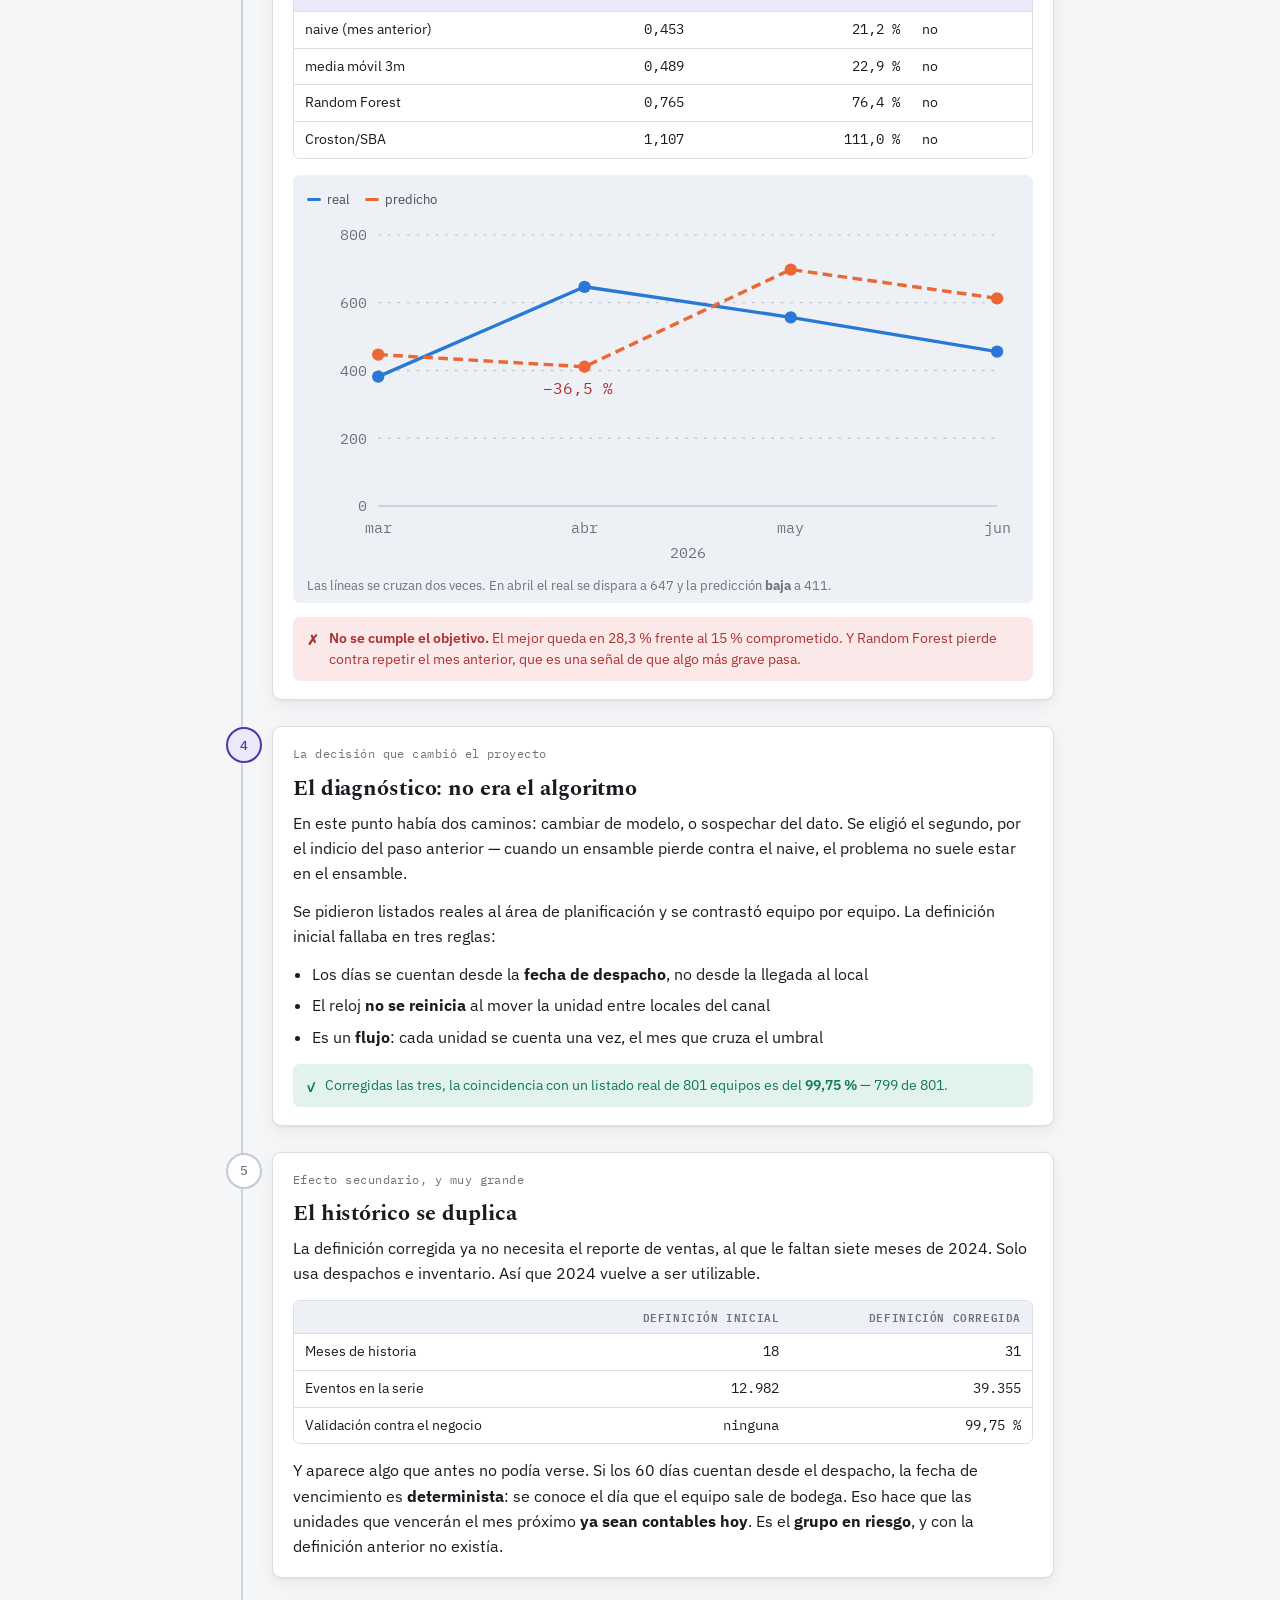
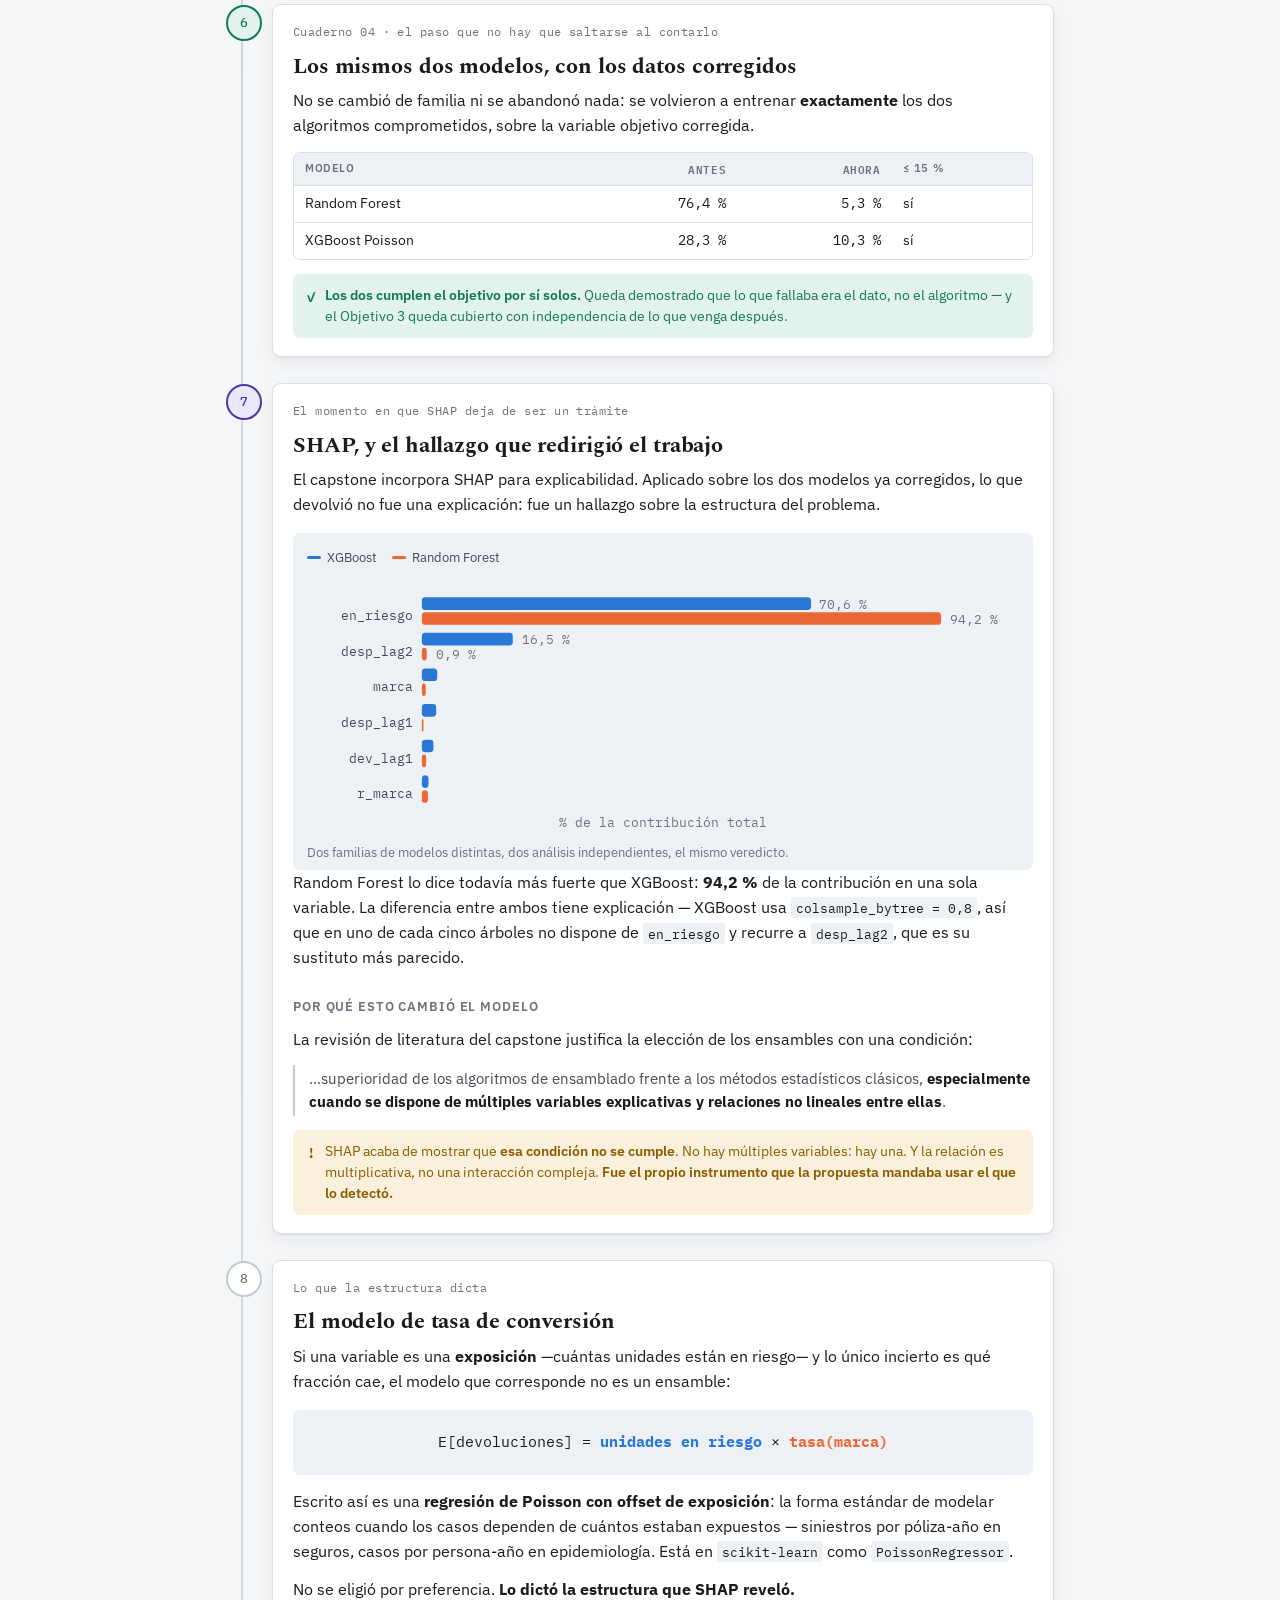
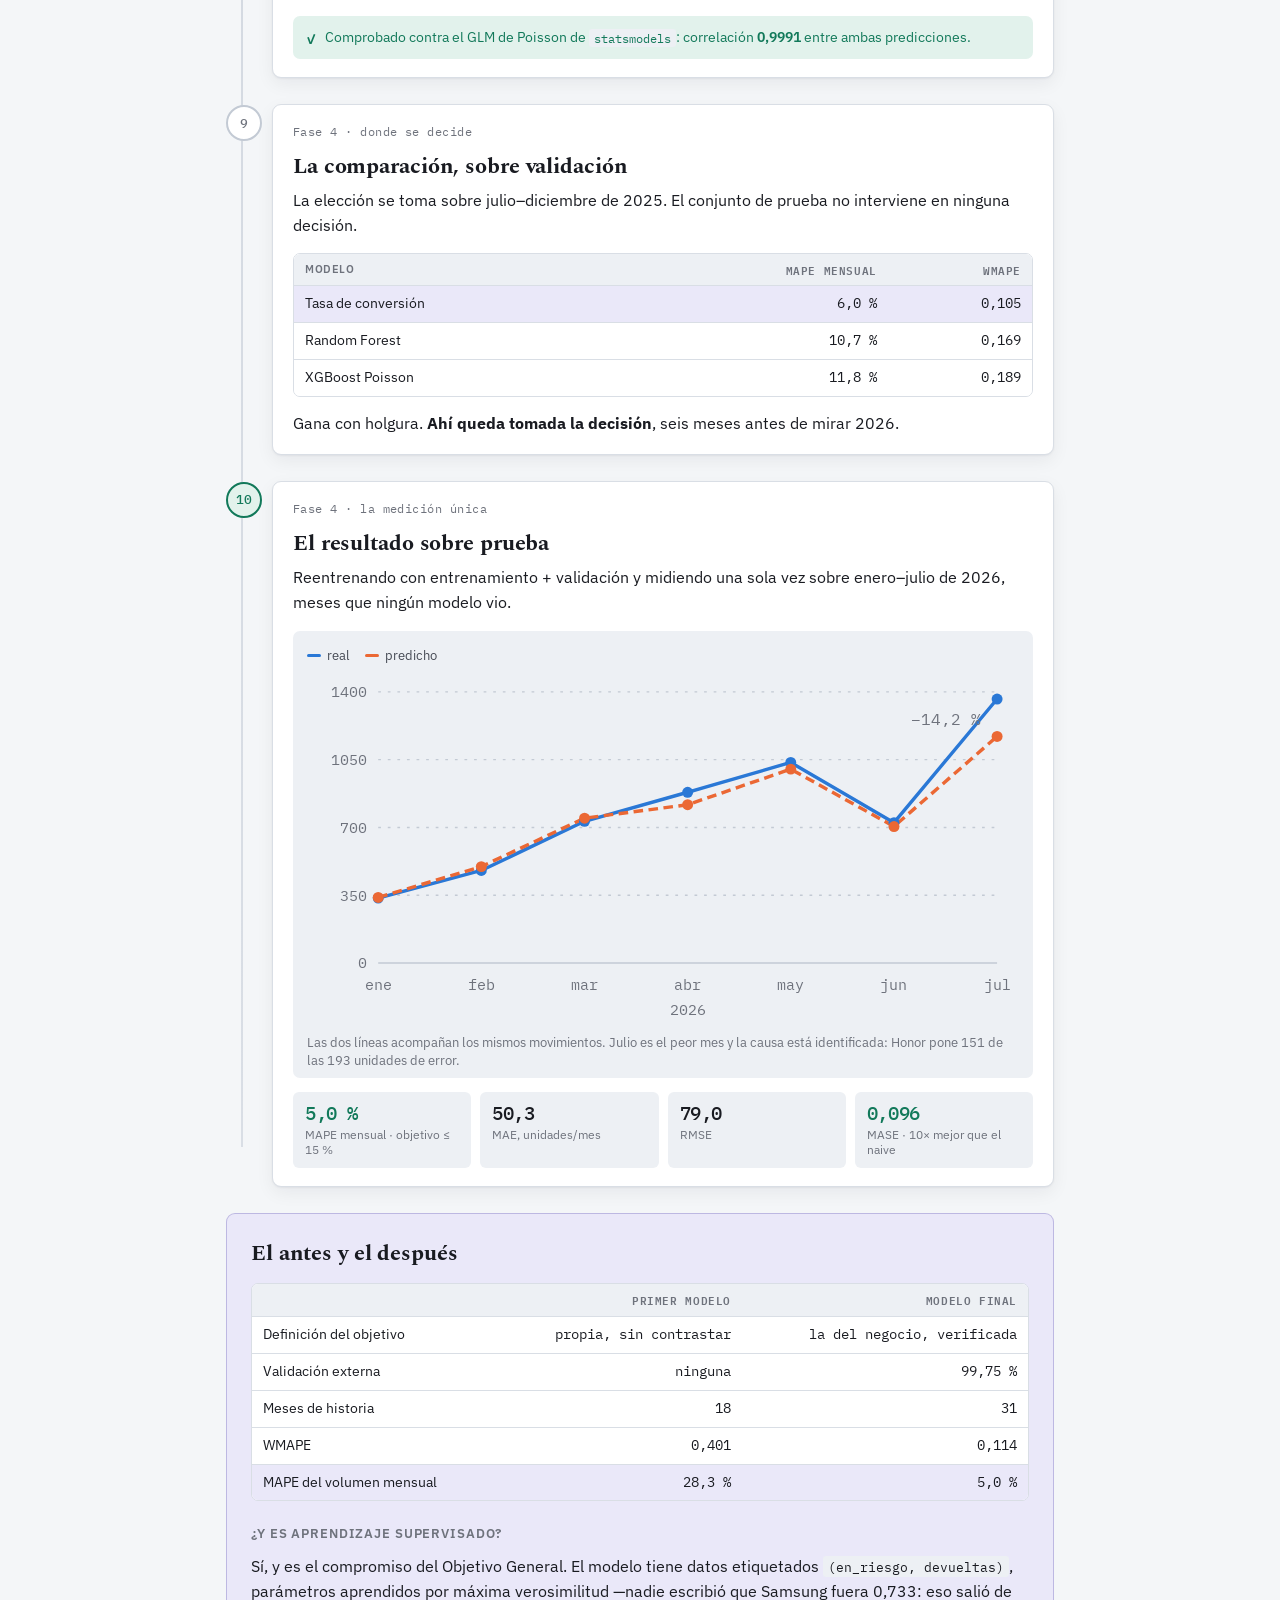
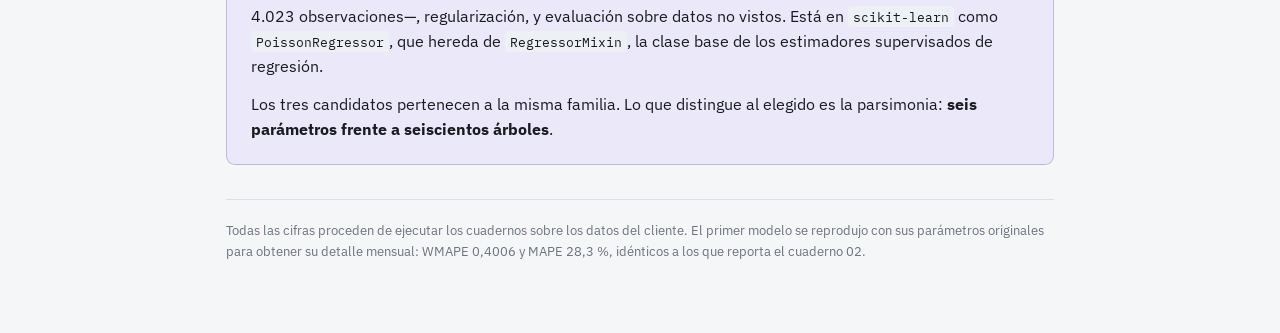
<file: El camino hasta el modelo.html>
<!doctype html><html><head><meta charset=utf8><meta name=viewport content="width=device-width,initial-scale=1,viewport-fit=cover"><style>:root{color-scheme:light;box-sizing:border-box;padding-top:env(safe-area-inset-top,0px);padding-bottom:env(safe-area-inset-bottom,0px)}html{scroll-padding-top:env(safe-area-inset-top,0px)}body{margin:0;padding:0;font:14px -apple-system,BlinkMacSystemFont,sans-serif;background:#faf9f5;color:#141413}img{max-width:100%}[hidden]:not([hidden=until-found i]){display:none!important}</style></head><body>
<title>El camino hasta el modelo</title>
<link rel="preconnect" href="https://fonts.googleapis.com">
<link rel="preconnect" href="https://fonts.gstatic.com" crossorigin>
<link rel="stylesheet" href="https://fonts.googleapis.com/css2?family=Spectral:wght@600;700&family=IBM+Plex+Sans:wght@400;500;600&family=IBM+Plex+Mono:wght@400;500&display=swap">

<style>
:root{
  color-scheme: light;
  --paper:#F4F6F8; --surface:#FFFFFF; --surface-2:#EDF0F4;
  --ink:#191B21; --ink-2:#464A54; --muted:#6E727C;
  --line:#D9DEE5; --line-2:#C3CAD4;
  --accent:#4A3AA7; --accent-soft:#EAE8F9;
  --s1:#2a78d6; --s2:#eb6834;
  --good:#12795A; --good-soft:#E2F2EC;
  --warn:#8A5B00; --warn-soft:#FBF0DB;
  --bad:#B03030;  --bad-soft:#FBE9E9;
  --shadow:0 1px 2px rgba(20,25,40,.05), 0 6px 18px rgba(20,25,40,.06);
}
@media (prefers-color-scheme: dark){ :root:not([data-theme="light"]){
  color-scheme: dark;
  --paper:#121419; --surface:#1A1D24; --surface-2:#232730;
  --ink:#E7E9ED; --ink-2:#B6BAC4; --muted:#8A8F9A;
  --line:#2C313B; --line-2:#3B414D;
  --accent:#9085E9; --accent-soft:#25233C;
  --s1:#3987e5; --s2:#d95926;
  --good:#4BBF95; --good-soft:#123028;
  --warn:#D9A742; --warn-soft:#332916;
  --bad:#E07070;  --bad-soft:#331D1D;
  --shadow:0 1px 2px rgba(0,0,0,.3), 0 6px 18px rgba(0,0,0,.25);
}}
:root[data-theme="dark"]{
  color-scheme: dark;
  --paper:#121419; --surface:#1A1D24; --surface-2:#232730;
  --ink:#E7E9ED; --ink-2:#B6BAC4; --muted:#8A8F9A;
  --line:#2C313B; --line-2:#3B414D;
  --accent:#9085E9; --accent-soft:#25233C;
  --s1:#3987e5; --s2:#d95926;
  --good:#4BBF95; --good-soft:#123028;
  --warn:#D9A742; --warn-soft:#332916;
  --bad:#E07070;  --bad-soft:#331D1D;
  --shadow:0 1px 2px rgba(0,0,0,.3), 0 6px 18px rgba(0,0,0,.25);
}

*{box-sizing:border-box}
body{background:var(--paper); color:var(--ink); margin:0;
  font-family:"IBM Plex Sans",ui-sans-serif,system-ui,sans-serif; font-size:15.5px; line-height:1.62;
  -webkit-font-smoothing:antialiased}
.wrap{max-width:860px; margin:0 auto; padding-inline:16px; padding-block:0 70px}

h1{font-family:Spectral,Georgia,serif; font-weight:700; font-size:clamp(28px,5vw,42px);
  line-height:1.12; letter-spacing:-.015em; margin:0 0 12px; text-wrap:balance}
h2{font-family:Spectral,Georgia,serif; font-weight:700; font-size:22px; margin:0 0 4px;
  text-wrap:balance; letter-spacing:-.005em}
h3{font-size:12.5px; font-weight:600; text-transform:uppercase; letter-spacing:.07em;
  color:var(--muted); margin:26px 0 10px}
p{margin:0 0 13px}
ul{margin:0 0 14px; padding-left:19px} li{margin-bottom:6px}
code{font-family:"IBM Plex Mono",monospace; font-size:.87em; background:var(--surface-2);
  padding:1.5px 5px; border-radius:3px}
.hd{padding-block:44px 8px}
.dek{color:var(--ink-2); font-size:17px; max-width:60ch}
.eyebrow{font-family:"IBM Plex Mono",monospace; font-size:11.5px; letter-spacing:.13em;
  text-transform:uppercase; color:var(--muted); margin:0 0 14px}

/* ---------- línea de tiempo ---------- */
.flow{position:relative; margin-top:14px; padding-left:46px}
.flow::before{content:""; position:absolute; left:15px; top:12px; bottom:40px; width:2px;
  background:linear-gradient(var(--line-2), var(--line))}
.step{position:relative; margin-bottom:26px}
.step::before{content:attr(data-n); position:absolute; left:-46px; top:1px; width:32px; height:32px;
  border-radius:50%; background:var(--surface); border:2px solid var(--line-2); color:var(--muted);
  font-family:"IBM Plex Mono",monospace; font-size:13px; font-weight:500;
  display:grid; place-items:center; z-index:2}
.step.key::before{border-color:var(--accent); color:var(--accent); background:var(--accent-soft)}
.step.bad::before{border-color:var(--bad); color:var(--bad); background:var(--bad-soft)}
.step.ok::before{border-color:var(--good); color:var(--good); background:var(--good-soft)}
.card{background:var(--surface); border:1px solid var(--line); border-radius:9px;
  padding:18px 20px; box-shadow:var(--shadow)}
.card>*:last-child{margin-bottom:0}
.when{font-family:"IBM Plex Mono",monospace; font-size:11.5px; color:var(--muted);
  letter-spacing:.04em; margin-bottom:7px}

/* ---------- piezas ---------- */
.quote{border-left:2px solid var(--line-2); padding:2px 0 2px 14px; margin:0 0 14px;
  color:var(--ink-2); font-size:14.5px}
.quote b{color:var(--ink)}
.verdict{display:flex; gap:10px; align-items:flex-start; border-radius:7px; padding:11px 14px;
  margin:14px 0 0; font-size:14px; line-height:1.5}
.verdict.no{background:var(--bad-soft); color:var(--bad)}
.verdict.si{background:var(--good-soft); color:var(--good)}
.verdict.hm{background:var(--warn-soft); color:var(--warn)}
.verdict .ic{font-family:"IBM Plex Mono",monospace; font-weight:600; flex:none}
.verdict b{font-weight:600}
.nums{display:grid; grid-template-columns:repeat(auto-fit,minmax(118px,1fr)); gap:9px; margin:14px 0}
.num{background:var(--surface-2); border-radius:6px; padding:10px 12px}
.num .v{font-family:"IBM Plex Mono",monospace; font-size:19px; font-weight:500;
  letter-spacing:-.02em; font-variant-numeric:tabular-nums; line-height:1.2}
.num .k{font-size:11.5px; color:var(--muted); margin-top:3px; line-height:1.3}
.num.g .v{color:var(--good)} .num.r .v{color:var(--bad)} .num.a .v{color:var(--accent)}

.tw{overflow-x:auto; margin:14px 0; border:1px solid var(--line); border-radius:7px}
table{border-collapse:collapse; width:100%; font-size:13.5px; min-width:380px; background:var(--surface)}
th,td{padding:7px 11px; text-align:left; border-bottom:1px solid var(--line)}
thead th{background:var(--surface-2); font-size:11px; letter-spacing:.055em; text-transform:uppercase;
  color:var(--muted); font-weight:600; white-space:nowrap}
tbody tr:last-child td{border-bottom:0}
td.n,th.n{text-align:right; font-family:"IBM Plex Mono",monospace;
  font-variant-numeric:tabular-nums; white-space:nowrap}
tbody tr.hi td{background:var(--accent-soft)}

figure{margin:16px 0 0; background:var(--surface-2); border-radius:7px; padding:14px 14px 9px}
figure svg{display:block; width:100%; height:auto}
figure svg text{font-family:"IBM Plex Mono",monospace; font-variant-numeric:tabular-nums}
figcaption{font-size:12.5px; color:var(--muted); margin-top:7px; line-height:1.45}
.leg{display:flex; gap:15px; font-size:12.5px; color:var(--ink-2); margin-bottom:4px}
.leg span{display:flex; align-items:center; gap:6px}
.sw{width:14px; height:3px; border-radius:2px; flex:none}
.duo{display:grid; grid-template-columns:1fr 1fr; gap:14px}
.duo figure{margin-top:0}

.final{background:var(--accent-soft); border:1px solid color-mix(in srgb,var(--accent) 28%,transparent);
  border-radius:9px; padding:22px 24px; margin-top:8px}
.final h2{margin-bottom:10px}
.foot{border-top:1px solid var(--line); margin-top:34px; padding-top:20px;
  font-size:13px; color:var(--muted)}

@media (max-width:640px){
  .flow{padding-left:34px} .flow::before{left:11px}
  .step::before{left:-34px; width:24px; height:24px; font-size:11.5px}
  .card{padding:15px 16px}
  .duo{grid-template-columns:1fr}
}
@media (prefers-reduced-motion:reduce){*{animation:none!important;transition:none!important}}
</style>

<div class="wrap">

<header class="hd">
  <p class="eyebrow">Capstone · Grupo 5 · UDLA</p>
  <h1>El camino hasta el modelo</h1>
  <p class="dek">Qué se hizo primero, qué falló, y en qué momento exacto los datos obligaron a
  cambiar de rumbo. Diez pasos, en orden, con la evidencia de cada uno.</p>
</header>

<div class="flow">

<!-- 0 -->
<div class="step" data-n="0">
<div class="card">
  <div class="when">Punto de partida</div>
  <h2>Lo que se comprometió</h2>
  <p>El <b>Objetivo General</b> del capstone fija el tipo de solución:</p>
  <div class="quote">Desarrollar mediante <b>algoritmos de aprendizaje supervisado</b> un modelo
  que prediga el volumen esperado de devoluciones de SIMs y equipos móviles… para ajustar la
  demanda neta.</div>
  <p>El compromiso de fondo es <b>aprendizaje supervisado</b>. Los nombres concretos aparecen un
  nivel más abajo, en el Objetivo 3, y la tabla de fases los sitúa como punto de partida:</p>
  <div class="quote">Fase 3 · ML Model Building — Entrenamiento de modelos <b>baseline</b>:
  Random Forest y XGBoost.<br>
  Fase 3 — …<b>selección del modelo candidato</b> y análisis de explicabilidad (SHAP).<br>
  Fase 4 · Model Evaluation — <b>Ajuste final según resultados</b>.</div>
  <p>Conviene retener eso: los dos algoritmos están escritos como <b>baseline</b>, y hay dos pasos
  explícitos que presuponen que medir puede cambiar la elección.</p>
</div>
</div>

<!-- 1 -->
<div class="step" data-n="1">
<div class="card">
  <div class="when">Fases 1 y 2 de CRISP-ML(Q) · cuaderno 01</div>
  <h2>Limpieza y comprensión de los datos</h2>
  <p>El cliente entregó seis fuentes. Antes de modelar nada hubo que resolver cosas que, sin
  corregir, rompían el cálculo de los 60 días:</p>
  <ul>
    <li>IMEI exportados como <code>="350135179665922"</code>, que no cruzaban con nada</li>
    <li>El texto <code>"NULL"</code> contando como valor válido</li>
    <li><b>Cuatro convenciones de fecha</b> distintas: el 03/04 leído como 4 de marzo</li>
    <li>Tres esquemas de despachos según el año, y la cabecera del inventario en filas distintas</li>
  </ul>
  <p>Después, la compresión que hace el problema tratable: el inventario diario es repetitivo
  —la misma unidad en la misma bodega cuarenta días son cuarenta filas idénticas—, así que se
  reduce a <b>estadías</b>, un registro por <code>(imei, bodega, desde, hasta)</code>.</p>
  <div class="nums">
    <div class="num a"><div class="v">13,8 M</div><div class="k">filas de inventario</div></div>
    <div class="num a"><div class="v">764.009</div><div class="k">estadías</div></div>
    <div class="num"><div class="v">18,1×</div><div class="k">compresión</div></div>
    <div class="num r"><div class="v">8,2 %</div><div class="k">unidades no rastreables, excluidas</div></div>
  </div>
</div>
</div>

<!-- 2 -->
<div class="step" data-n="2">
<div class="card">
  <div class="when">Cuaderno 01</div>
  <h2>Construir la variable que no existía</h2>
  <p>Aquí está el obstáculo que define el proyecto entero: <b>no hay ningún registro de
  devoluciones</b>. Hay despachos, inventario diario y ventas. La variable a predecir hubo que
  fabricarla.</p>
  <p>La primera definición fue la intuitiva: una unidad llega a un local y cumple 60 días ahí sin
  venderse ni volver a central. El umbral no se eligió por convención — se barrieron valores de 30
  a 150 días contra el retorno físico a bodega central, que sí es observable, y 60 maximizó el F1.</p>
</div>
</div>

<!-- 3 -->
<div class="step bad" data-n="3">
<div class="card">
  <div class="when">Fases 3 y 4 · cuaderno 02</div>
  <h2>El primer modelo: Random Forest y XGBoost</h2>
  <p>Con esa variable se entrenó exactamente lo comprometido, contra cinco baselines
  estadísticos.</p>

  <div class="tw"><table>
  <thead><tr><th>Modelo</th><th class="n">WMAPE</th><th class="n">MAPE mensual</th><th>≤ 15 %</th></tr></thead>
  <tbody>
  <tr class="hi"><td>XGBoost Poisson</td><td class="n">0,401</td><td class="n">28,3 %</td><td>no</td></tr>
  <tr><td>naive (mes anterior)</td><td class="n">0,453</td><td class="n">21,2 %</td><td>no</td></tr>
  <tr><td>media móvil 3m</td><td class="n">0,489</td><td class="n">22,9 %</td><td>no</td></tr>
  <tr><td>Random Forest</td><td class="n">0,765</td><td class="n">76,4 %</td><td>no</td></tr>
  <tr><td>Croston/SBA</td><td class="n">1,107</td><td class="n">111,0 %</td><td>no</td></tr>
  </tbody></table></div>

  <figure>
    <div class="leg"><span><i class="sw" style="background:var(--s1)"></i>real</span>
      <span><i class="sw" style="background:var(--s2)"></i>predicho</span></div>
    <svg viewBox="0 0 520 260" role="img" aria-label="Primer modelo: real y predicho por mes, las líneas se cruzan">
      <g stroke="var(--line-2)" stroke-width="1">
        <line x1="52" y1="214" x2="504" y2="214"/>
        <line x1="52" y1="164.5" x2="504" y2="164.5" stroke-dasharray="2 5"/>
        <line x1="52" y1="115" x2="504" y2="115" stroke-dasharray="2 5"/>
        <line x1="52" y1="65.5" x2="504" y2="65.5" stroke-dasharray="2 5"/>
        <line x1="52" y1="16" x2="504" y2="16" stroke-dasharray="2 5"/>
      </g>
      <g fill="var(--muted)" font-size="11" text-anchor="end">
        <text x="44" y="218">0</text><text x="44" y="168.5">200</text>
        <text x="44" y="119">400</text><text x="44" y="69.5">600</text><text x="44" y="20">800</text>
      </g>
      <polyline fill="none" stroke="var(--s1)" stroke-width="2.5" stroke-linejoin="round"
        points="52,119.5 202.7,53.9 353.3,76.2 504,101.2"/>
      <polyline fill="none" stroke="var(--s2)" stroke-width="2.5" stroke-linejoin="round"
        stroke-dasharray="7 4" points="52,103.4 202.7,112.3 353.3,41.3 504,62.3"/>
      <g fill="var(--s1)"><circle cx="52" cy="119.5" r="4.5"/><circle cx="202.7" cy="53.9" r="4.5"/>
        <circle cx="353.3" cy="76.2" r="4.5"/><circle cx="504" cy="101.2" r="4.5"/></g>
      <g fill="var(--s2)"><circle cx="52" cy="103.4" r="4.5"/><circle cx="202.7" cy="112.3" r="4.5"/>
        <circle cx="353.3" cy="41.3" r="4.5"/><circle cx="504" cy="62.3" r="4.5"/></g>
      <g fill="var(--muted)" font-size="11" text-anchor="middle">
        <text x="52" y="234">mar</text><text x="202.7" y="234">abr</text>
        <text x="353.3" y="234">may</text><text x="504" y="234">jun</text>
        <text x="278" y="252">2026</text>
      </g>
      <text x="198" y="132" font-size="11.5" fill="var(--bad)" text-anchor="middle">−36,5 %</text>
    </svg>
    <figcaption>Las líneas se cruzan dos veces. En abril el real se dispara a 647 y la predicción
    <b>baja</b> a 411.</figcaption>
  </figure>

  <div class="verdict no"><span class="ic">✗</span><span><b>No se cumple el objetivo.</b>
  El mejor queda en 28,3 % frente al 15 % comprometido. Y Random Forest pierde contra repetir el
  mes anterior, que es una señal de que algo más grave pasa.</span></div>
</div>
</div>

<!-- 4 -->
<div class="step key" data-n="4">
<div class="card">
  <div class="when">La decisión que cambió el proyecto</div>
  <h2>El diagnóstico: no era el algoritmo</h2>
  <p>En este punto había dos caminos: cambiar de modelo, o sospechar del dato. Se eligió el
  segundo, por el indicio del paso anterior — cuando un ensamble pierde contra el naive, el
  problema no suele estar en el ensamble.</p>
  <p>Se pidieron listados reales al área de planificación y se contrastó equipo por equipo. La
  definición inicial fallaba en tres reglas:</p>
  <ul>
    <li>Los días se cuentan desde la <b>fecha de despacho</b>, no desde la llegada al local</li>
    <li>El reloj <b>no se reinicia</b> al mover la unidad entre locales del canal</li>
    <li>Es un <b>flujo</b>: cada unidad se cuenta una vez, el mes que cruza el umbral</li>
  </ul>
  <div class="verdict si"><span class="ic">✓</span><span>Corregidas las tres, la coincidencia con
  un listado real de 801 equipos es del <b>99,75 %</b> — 799 de 801.</span></div>
</div>
</div>

<!-- 5 -->
<div class="step" data-n="5">
<div class="card">
  <div class="when">Efecto secundario, y muy grande</div>
  <h2>El histórico se duplica</h2>
  <p>La definición corregida ya no necesita el reporte de ventas, al que le faltan siete meses de
  2024. Solo usa despachos e inventario. Así que 2024 vuelve a ser utilizable.</p>
  <div class="tw"><table>
  <thead><tr><th>&nbsp;</th><th class="n">Definición inicial</th><th class="n">Definición corregida</th></tr></thead>
  <tbody>
  <tr><td>Meses de historia</td><td class="n">18</td><td class="n">31</td></tr>
  <tr><td>Eventos en la serie</td><td class="n">12.982</td><td class="n">39.355</td></tr>
  <tr><td>Validación contra el negocio</td><td class="n">ninguna</td><td class="n">99,75 %</td></tr>
  </tbody></table></div>
  <p>Y aparece algo que antes no podía verse. Si los 60 días cuentan desde el despacho, la fecha
  de vencimiento es <b>determinista</b>: se conoce el día que el equipo sale de bodega. Eso hace
  que las unidades que vencerán el mes próximo <b>ya sean contables hoy</b>. Es el
  <b>grupo en riesgo</b>, y con la definición anterior no existía.</p>
</div>
</div>

<!-- 6 -->
<div class="step ok" data-n="6">
<div class="card">
  <div class="when">Cuaderno 04 · el paso que no hay que saltarse al contarlo</div>
  <h2>Los mismos dos modelos, con los datos corregidos</h2>
  <p>No se cambió de familia ni se abandonó nada: se volvieron a entrenar <b>exactamente</b> los
  dos algoritmos comprometidos, sobre la variable objetivo corregida.</p>
  <div class="tw"><table>
  <thead><tr><th>Modelo</th><th class="n">Antes</th><th class="n">Ahora</th><th>≤ 15 %</th></tr></thead>
  <tbody>
  <tr><td>Random Forest</td><td class="n">76,4 %</td><td class="n">5,3 %</td><td>sí</td></tr>
  <tr><td>XGBoost Poisson</td><td class="n">28,3 %</td><td class="n">10,3 %</td><td>sí</td></tr>
  </tbody></table></div>
  <div class="verdict si"><span class="ic">✓</span><span><b>Los dos cumplen el objetivo por sí
  solos.</b> Queda demostrado que lo que fallaba era el dato, no el algoritmo — y el Objetivo 3
  queda cubierto con independencia de lo que venga después.</span></div>
</div>
</div>

<!-- 7 -->
<div class="step key" data-n="7">
<div class="card">
  <div class="when">El momento en que SHAP deja de ser un trámite</div>
  <h2>SHAP, y el hallazgo que redirigió el trabajo</h2>
  <p>El capstone incorpora SHAP para explicabilidad. Aplicado sobre los dos modelos ya corregidos,
  lo que devolvió no fue una explicación: fue un hallazgo sobre la estructura del problema.</p>

  <figure>
    <div class="leg"><span><i class="sw" style="background:var(--s1)"></i>XGBoost</span>
      <span><i class="sw" style="background:var(--s2)"></i>Random Forest</span></div>
    <svg viewBox="0 0 620 230" role="img" aria-label="Importancia SHAP en los dos ensambles">
      <g fill="var(--ink-2)" font-size="11.5" text-anchor="end">
        <text x="92" y="42">en_riesgo</text><text x="92" y="73">desp_lag2</text>
        <text x="92" y="104">marca</text><text x="92" y="135">desp_lag1</text>
        <text x="92" y="166">dev_lag1</text><text x="92" y="197">r_marca</text>
      </g>
      <g fill="var(--s1)">
        <rect x="100" y="22" width="338.9" height="11" rx="3"/>
        <rect x="100" y="53" width="79.2" height="11" rx="3"/>
        <rect x="100" y="84" width="13.4" height="11" rx="3"/>
        <rect x="100" y="115" width="12.5" height="11" rx="3"/>
        <rect x="100" y="146" width="10.1" height="11" rx="3"/>
        <rect x="100" y="177" width="5.8" height="11" rx="3"/>
      </g>
      <g fill="var(--s2)">
        <rect x="100" y="35" width="452.2" height="11" rx="3"/>
        <rect x="100" y="66" width="4.3" height="11" rx="3"/>
        <rect x="100" y="97" width="3.4" height="11" rx="3"/>
        <rect x="100" y="128" width="1.4" height="11" rx="3"/>
        <rect x="100" y="159" width="3.8" height="11" rx="3"/>
        <rect x="100" y="190" width="5.3" height="11" rx="3"/>
      </g>
      <g fill="var(--muted)" font-size="11">
        <text x="446" y="32">70,6 %</text><text x="560" y="45">94,2 %</text>
        <text x="187" y="63">16,5 %</text><text x="112" y="76">0,9 %</text>
      </g>
      <text x="310" y="222" font-size="11" fill="var(--muted)" text-anchor="middle">% de la contribución total</text>
    </svg>
    <figcaption>Dos familias de modelos distintas, dos análisis independientes, el mismo
    veredicto.</figcaption>
  </figure>

  <p>Random Forest lo dice todavía más fuerte que XGBoost: <b>94,2 %</b> de la contribución en una
  sola variable. La diferencia entre ambos tiene explicación — XGBoost usa
  <code>colsample_bytree = 0,8</code>, así que en uno de cada cinco árboles no dispone de
  <code>en_riesgo</code> y recurre a <code>desp_lag2</code>, que es su sustituto más parecido.</p>

  <h3>Por qué esto cambió el modelo</h3>
  <p>La revisión de literatura del capstone justifica la elección de los ensambles con una
  condición:</p>
  <div class="quote">…superioridad de los algoritmos de ensamblado frente a los métodos
  estadísticos clásicos, <b>especialmente cuando se dispone de múltiples variables explicativas y
  relaciones no lineales entre ellas</b>.</div>
  <div class="verdict hm"><span class="ic">!</span><span>SHAP acaba de mostrar que
  <b>esa condición no se cumple</b>. No hay múltiples variables: hay una. Y la relación es
  multiplicativa, no una interacción compleja. <b>Fue el propio instrumento que la propuesta
  mandaba usar el que lo detectó.</b></span></div>
</div>
</div>

<!-- 8 -->
<div class="step" data-n="8">
<div class="card">
  <div class="when">Lo que la estructura dicta</div>
  <h2>El modelo de tasa de conversión</h2>
  <p>Si una variable es una <b>exposición</b> —cuántas unidades están en riesgo— y lo único
  incierto es qué fracción cae, el modelo que corresponde no es un ensamble:</p>
  <figure style="text-align:center; padding:18px 14px">
    <div style="font-family:'IBM Plex Mono',monospace; font-size:15px; line-height:1.9">
      E[devoluciones] = <b style="color:var(--s1)">unidades en riesgo</b> ×
      <b style="color:var(--s2)">tasa(marca)</b>
    </div>
  </figure>
  <p style="margin-top:14px">Escrito así es una <b>regresión de Poisson con offset de
  exposición</b>: la forma estándar de modelar conteos cuando los casos dependen de cuántos
  estaban expuestos — siniestros por póliza-año en seguros, casos por persona-año en
  epidemiología. Está en <code>scikit-learn</code> como <code>PoissonRegressor</code>.</p>
  <p>No se eligió por preferencia. <b>Lo dictó la estructura que SHAP reveló.</b></p>
  <div class="verdict si"><span class="ic">✓</span><span>Comprobado contra el GLM de Poisson de
  <code>statsmodels</code>: correlación <b>0,9991</b> entre ambas predicciones.</span></div>
</div>
</div>

<!-- 9 -->
<div class="step" data-n="9">
<div class="card">
  <div class="when">Fase 4 · donde se decide</div>
  <h2>La comparación, sobre validación</h2>
  <p>La elección se toma sobre julio–diciembre de 2025. El conjunto de prueba no interviene en
  ninguna decisión.</p>
  <div class="tw"><table>
  <thead><tr><th>Modelo</th><th class="n">MAPE mensual</th><th class="n">WMAPE</th></tr></thead>
  <tbody>
  <tr class="hi"><td>Tasa de conversión</td><td class="n">6,0 %</td><td class="n">0,105</td></tr>
  <tr><td>Random Forest</td><td class="n">10,7 %</td><td class="n">0,169</td></tr>
  <tr><td>XGBoost Poisson</td><td class="n">11,8 %</td><td class="n">0,189</td></tr>
  </tbody></table></div>
  <p>Gana con holgura. <b>Ahí queda tomada la decisión</b>, seis meses antes de mirar 2026.</p>
</div>
</div>

<!-- 10 -->
<div class="step ok" data-n="10">
<div class="card">
  <div class="when">Fase 4 · la medición única</div>
  <h2>El resultado sobre prueba</h2>
  <p>Reentrenando con entrenamiento + validación y midiendo una sola vez sobre enero–julio de
  2026, meses que ningún modelo vio.</p>

  <figure>
    <div class="leg"><span><i class="sw" style="background:var(--s1)"></i>real</span>
      <span><i class="sw" style="background:var(--s2)"></i>predicho</span></div>
    <svg viewBox="0 0 520 260" role="img" aria-label="Modelo final: real y predicho por mes, las líneas coinciden">
      <g stroke="var(--line-2)" stroke-width="1">
        <line x1="52" y1="214" x2="504" y2="214"/>
        <line x1="52" y1="164.5" x2="504" y2="164.5" stroke-dasharray="2 5"/>
        <line x1="52" y1="115" x2="504" y2="115" stroke-dasharray="2 5"/>
        <line x1="52" y1="65.5" x2="504" y2="65.5" stroke-dasharray="2 5"/>
        <line x1="52" y1="16" x2="504" y2="16" stroke-dasharray="2 5"/>
      </g>
      <g fill="var(--muted)" font-size="11" text-anchor="end">
        <text x="44" y="218">0</text><text x="44" y="168.5">350</text>
        <text x="44" y="119">700</text><text x="44" y="69.5">1050</text><text x="44" y="20">1400</text>
      </g>
      <polyline fill="none" stroke="var(--s1)" stroke-width="2.5" stroke-linejoin="round"
        points="52,166.6 127.3,146.4 202.7,110.5 278,89.3 353.3,67.5 428.7,111.5 504,21.2"/>
      <polyline fill="none" stroke="var(--s2)" stroke-width="2.5" stroke-linejoin="round"
        stroke-dasharray="7 4"
        points="52,166.1 127.3,143.6 202.7,108.2 278,98.4 353.3,72.4 428.7,114.3 504,48.5"/>
      <g fill="var(--s1)"><circle cx="52" cy="166.6" r="4"/><circle cx="127.3" cy="146.4" r="4"/>
        <circle cx="202.7" cy="110.5" r="4"/><circle cx="278" cy="89.3" r="4"/>
        <circle cx="353.3" cy="67.5" r="4"/><circle cx="428.7" cy="111.5" r="4"/>
        <circle cx="504" cy="21.2" r="4"/></g>
      <g fill="var(--s2)"><circle cx="52" cy="166.1" r="4"/><circle cx="127.3" cy="143.6" r="4"/>
        <circle cx="202.7" cy="108.2" r="4"/><circle cx="278" cy="98.4" r="4"/>
        <circle cx="353.3" cy="72.4" r="4"/><circle cx="428.7" cy="114.3" r="4"/>
        <circle cx="504" cy="48.5" r="4"/></g>
      <g fill="var(--muted)" font-size="11" text-anchor="middle">
        <text x="52" y="234">ene</text><text x="127.3" y="234">feb</text><text x="202.7" y="234">mar</text>
        <text x="278" y="234">abr</text><text x="353.3" y="234">may</text><text x="428.7" y="234">jun</text>
        <text x="504" y="234">jul</text><text x="278" y="252">2026</text>
      </g>
      <text x="492" y="40" font-size="11.5" fill="var(--muted)" text-anchor="end">−14,2 %</text>
    </svg>
    <figcaption>Las dos líneas acompañan los mismos movimientos. Julio es el peor mes y la causa
    está identificada: Honor pone 151 de las 193 unidades de error.</figcaption>
  </figure>

  <div class="nums">
    <div class="num g"><div class="v">5,0 %</div><div class="k">MAPE mensual · objetivo ≤ 15 %</div></div>
    <div class="num"><div class="v">50,3</div><div class="k">MAE, unidades/mes</div></div>
    <div class="num"><div class="v">79,0</div><div class="k">RMSE</div></div>
    <div class="num g"><div class="v">0,096</div><div class="k">MASE · 10× mejor que el naive</div></div>
  </div>
</div>
</div>

</div><!-- /flow -->

<div class="final">
  <h2>El antes y el después</h2>
  <div class="tw" style="margin-top:12px"><table>
  <thead><tr><th>&nbsp;</th><th class="n">Primer modelo</th><th class="n">Modelo final</th></tr></thead>
  <tbody>
  <tr><td>Definición del objetivo</td><td class="n">propia, sin contrastar</td><td class="n">la del negocio, verificada</td></tr>
  <tr><td>Validación externa</td><td class="n">ninguna</td><td class="n">99,75 %</td></tr>
  <tr><td>Meses de historia</td><td class="n">18</td><td class="n">31</td></tr>
  <tr><td>WMAPE</td><td class="n">0,401</td><td class="n">0,114</td></tr>
  <tr class="hi"><td>MAPE del volumen mensual</td><td class="n">28,3 %</td><td class="n">5,0 %</td></tr>
  </tbody></table></div>

  <h3 style="margin-top:22px">¿Y es aprendizaje supervisado?</h3>
  <p>Sí, y es el compromiso del Objetivo General. El modelo tiene datos etiquetados
  <code>(en_riesgo, devueltas)</code>, parámetros aprendidos por máxima verosimilitud —nadie
  escribió que Samsung fuera 0,733: eso salió de 4.023 observaciones—, regularización, y
  evaluación sobre datos no vistos. Está en <code>scikit-learn</code> como
  <code>PoissonRegressor</code>, que hereda de <code>RegressorMixin</code>, la clase base de los
  estimadores supervisados de regresión.</p>
  <p style="margin-bottom:0">Los tres candidatos pertenecen a la misma familia. Lo que distingue
  al elegido es la parsimonia: <b>seis parámetros frente a seiscientos árboles</b>.</p>
</div>

<footer class="foot">
  Todas las cifras proceden de ejecutar los cuadernos sobre los datos del cliente. El primer
  modelo se reprodujo con sus parámetros originales para obtener su detalle mensual: WMAPE 0,4006
  y MAPE 28,3 %, idénticos a los que reporta el cuaderno 02.
</footer>

</div>

</body></html>
</file>
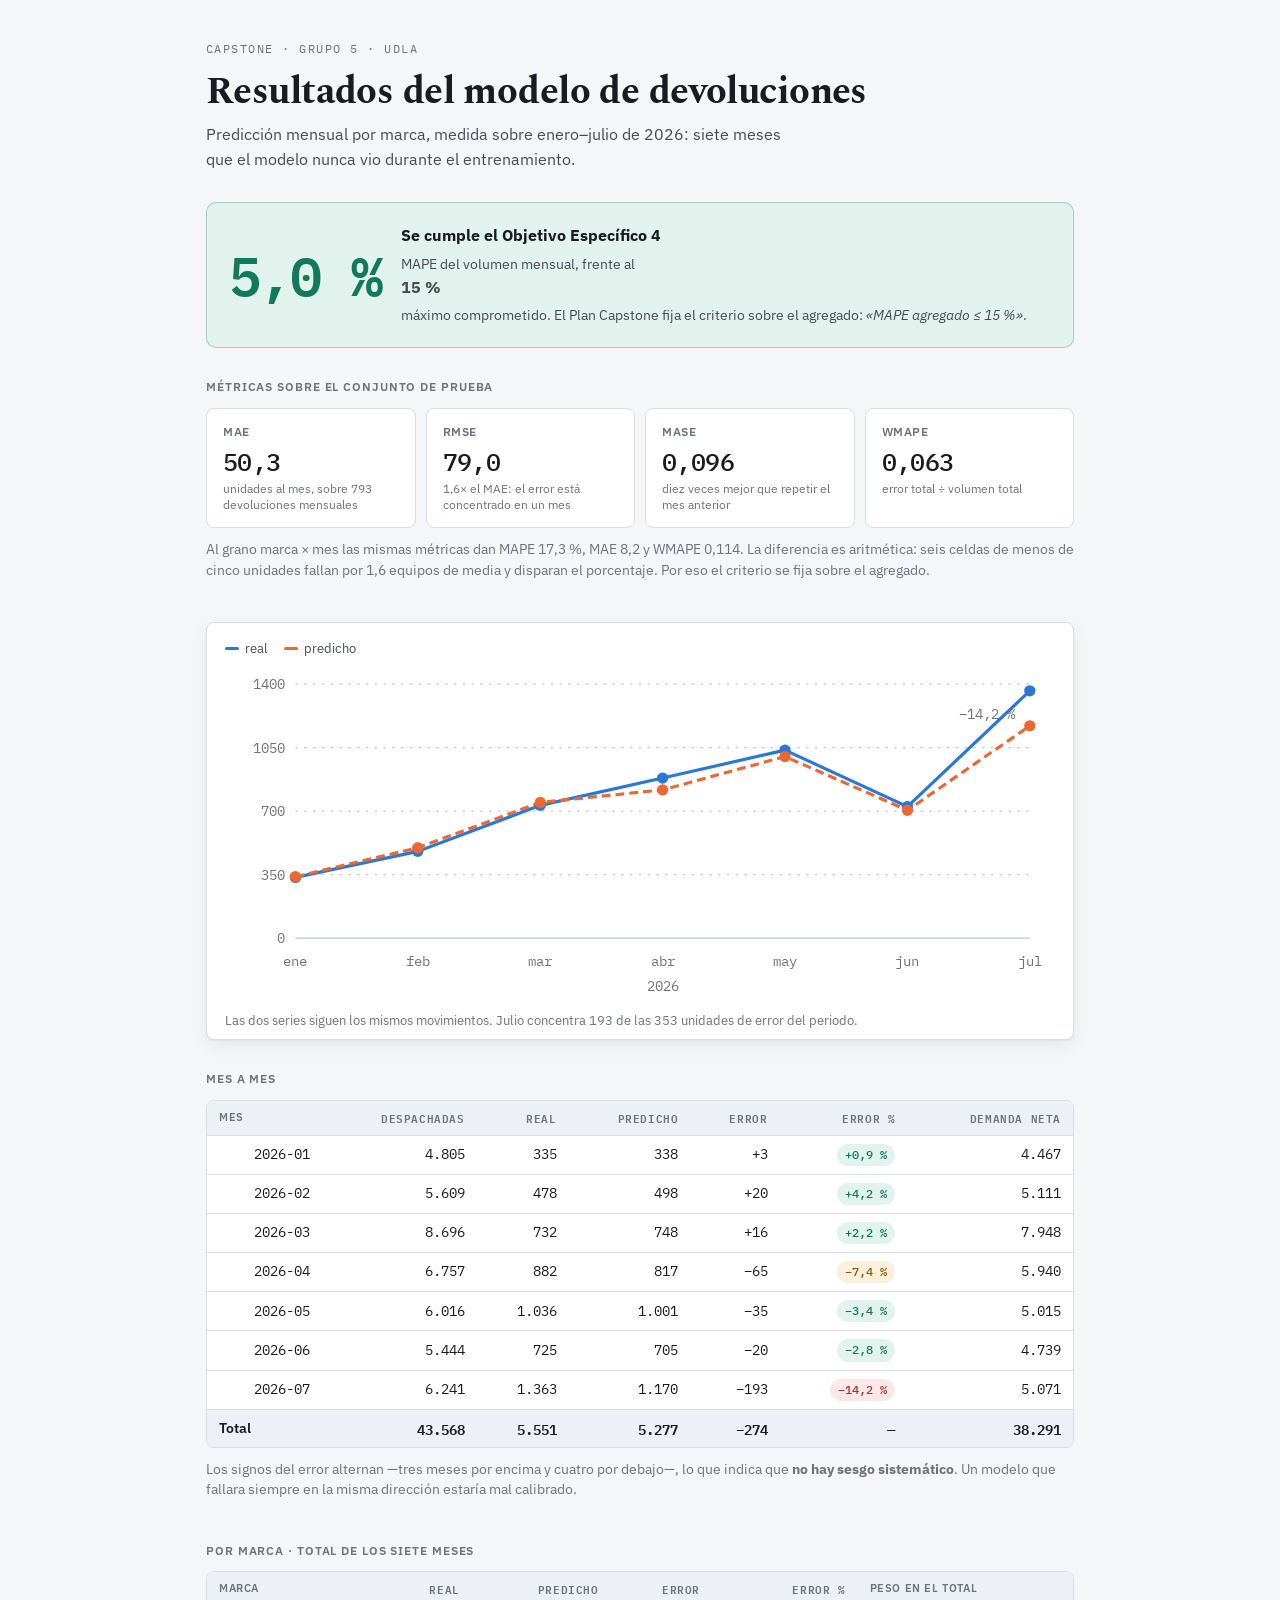
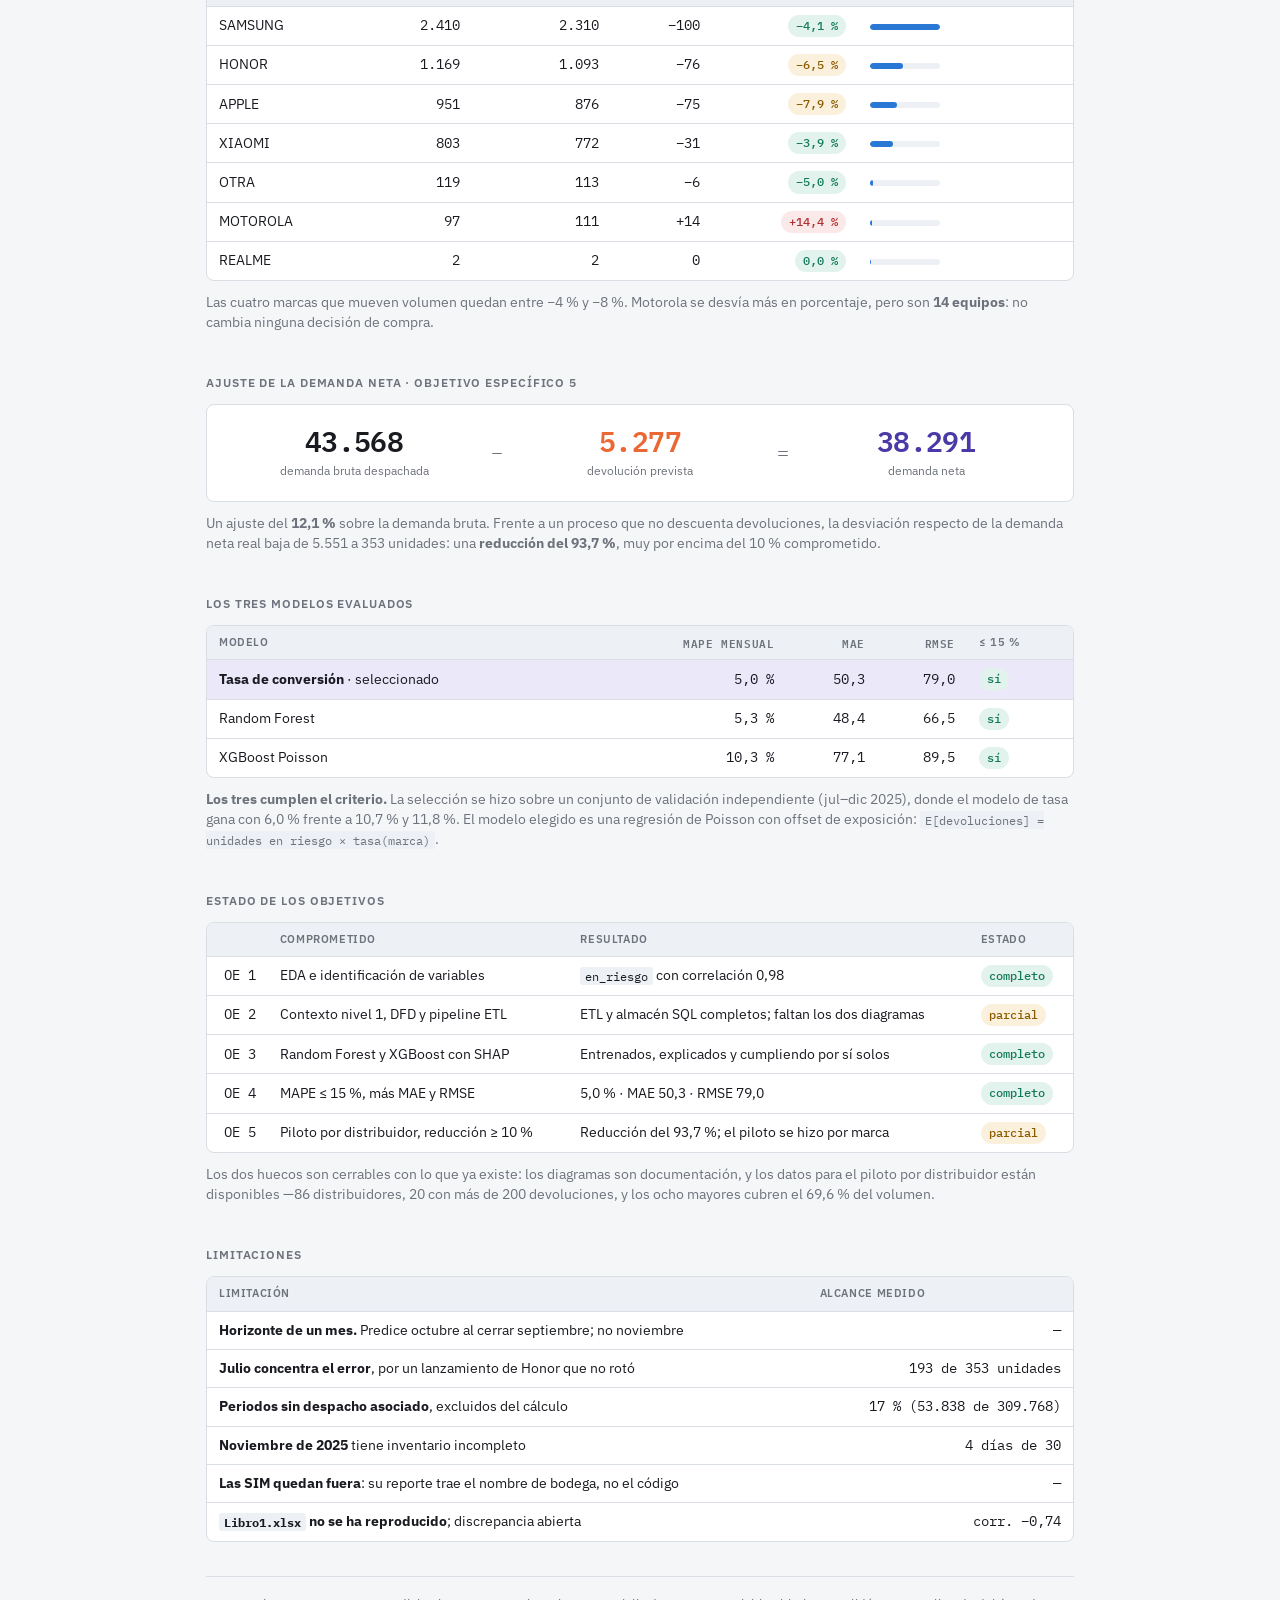
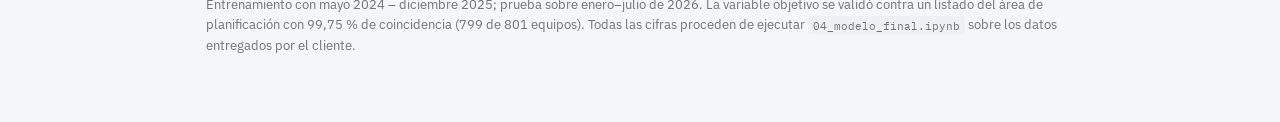
<file: Resultados del modelo de devoluciones.html>
<!doctype html><html><head><meta charset=utf8><meta name=viewport content="width=device-width,initial-scale=1,viewport-fit=cover"><style>:root{color-scheme:light;box-sizing:border-box;padding-top:env(safe-area-inset-top,0px);padding-bottom:env(safe-area-inset-bottom,0px)}html{scroll-padding-top:env(safe-area-inset-top,0px)}body{margin:0;padding:0;font:14px -apple-system,BlinkMacSystemFont,sans-serif;background:#faf9f5;color:#141413}img{max-width:100%}[hidden]:not([hidden=until-found i]){display:none!important}</style></head><body>
<title>Resultados del modelo de devoluciones</title>
<link rel="preconnect" href="https://fonts.googleapis.com">
<link rel="preconnect" href="https://fonts.gstatic.com" crossorigin>
<link rel="stylesheet" href="https://fonts.googleapis.com/css2?family=Spectral:wght@600;700&family=IBM+Plex+Sans:wght@400;500;600&family=IBM+Plex+Mono:wght@400;500;600&display=swap">

<style>
:root{
  color-scheme: light;
  --paper:#F4F6F8; --surface:#FFFFFF; --surface-2:#EDF0F4;
  --ink:#191B21; --ink-2:#464A54; --muted:#6E727C;
  --line:#D9DEE5; --line-2:#C3CAD4;
  --accent:#4A3AA7; --accent-soft:#EAE8F9;
  --s1:#2a78d6; --s2:#eb6834;
  --good:#12795A; --good-soft:#E2F2EC;
  --warn:#8A5B00; --warn-soft:#FBF0DB;
  --bad:#B03030;  --bad-soft:#FBE9E9;
  --shadow:0 1px 2px rgba(20,25,40,.05), 0 6px 18px rgba(20,25,40,.06);
}
@media (prefers-color-scheme: dark){ :root:not([data-theme="light"]){
  color-scheme: dark;
  --paper:#121419; --surface:#1A1D24; --surface-2:#232730;
  --ink:#E7E9ED; --ink-2:#B6BAC4; --muted:#8A8F9A;
  --line:#2C313B; --line-2:#3B414D;
  --accent:#9085E9; --accent-soft:#25233C;
  --s1:#3987e5; --s2:#d95926;
  --good:#4BBF95; --good-soft:#123028;
  --warn:#D9A742; --warn-soft:#332916;
  --bad:#E07070;  --bad-soft:#331D1D;
  --shadow:0 1px 2px rgba(0,0,0,.3), 0 6px 18px rgba(0,0,0,.25);
}}
:root[data-theme="dark"]{
  color-scheme: dark;
  --paper:#121419; --surface:#1A1D24; --surface-2:#232730;
  --ink:#E7E9ED; --ink-2:#B6BAC4; --muted:#8A8F9A;
  --line:#2C313B; --line-2:#3B414D;
  --accent:#9085E9; --accent-soft:#25233C;
  --s1:#3987e5; --s2:#d95926;
  --good:#4BBF95; --good-soft:#123028;
  --warn:#D9A742; --warn-soft:#332916;
  --bad:#E07070;  --bad-soft:#331D1D;
  --shadow:0 1px 2px rgba(0,0,0,.3), 0 6px 18px rgba(0,0,0,.25);
}

*{box-sizing:border-box}
body{background:var(--paper); color:var(--ink); margin:0;
  font-family:"IBM Plex Sans",ui-sans-serif,system-ui,sans-serif; font-size:15px; line-height:1.58;
  -webkit-font-smoothing:antialiased}
.wrap{max-width:900px; margin:0 auto; padding-inline:16px; padding-block:0 66px}

h1{font-family:Spectral,Georgia,serif; font-weight:700; font-size:clamp(27px,4.6vw,38px);
  line-height:1.12; letter-spacing:-.015em; margin:0 0 8px; text-wrap:balance}
h2{font-family:Spectral,Georgia,serif; font-weight:600; font-size:20px; margin:0 0 3px}
h3{font-size:12px; font-weight:600; text-transform:uppercase; letter-spacing:.075em;
  color:var(--muted); margin:0 0 11px}
p{margin:0 0 12px} .sub{color:var(--muted); font-size:13px; margin:-4px 0 14px}
code{font-family:"IBM Plex Mono",monospace; font-size:.87em; background:var(--surface-2);
  padding:1.5px 5px; border-radius:3px}
.hd{padding-block:40px 6px}
.eyebrow{font-family:"IBM Plex Mono",monospace; font-size:11.5px; letter-spacing:.13em;
  text-transform:uppercase; color:var(--muted); margin:0 0 13px}
.dek{color:var(--ink-2); font-size:16px; max-width:60ch; margin-bottom:0}
section{padding-block:30px 0}

/* ---------- veredicto ---------- */
.verdict{background:var(--good-soft); border:1px solid color-mix(in srgb,var(--good) 30%,transparent);
  border-radius:10px; padding:20px 22px; margin-top:24px;
  display:flex; gap:20px; align-items:center; flex-wrap:wrap}
.verdict .big{font-family:"IBM Plex Mono",monospace; font-size:clamp(38px,8vw,54px); font-weight:600;
  color:var(--good); line-height:1; letter-spacing:-.03em; font-variant-numeric:tabular-nums}
.verdict .txt{flex:1 1 230px; min-width:0}
.verdict .txt b{display:block; font-size:16px; margin-bottom:3px}
.verdict .txt span{font-size:14px; color:var(--ink-2)}

/* ---------- métricas ---------- */
.tiles{display:grid; grid-template-columns:repeat(auto-fit,minmax(150px,1fr)); gap:10px}
.tile{background:var(--surface); border:1px solid var(--line); border-radius:8px; padding:14px 16px}
.tile .k{font-size:11.5px; letter-spacing:.055em; text-transform:uppercase; color:var(--muted);
  font-weight:600}
.tile .v{font-family:"IBM Plex Mono",monospace; font-size:25px; font-weight:500;
  letter-spacing:-.025em; line-height:1.15; margin-top:7px; font-variant-numeric:tabular-nums}
.tile .n{font-size:12px; color:var(--muted); margin-top:4px; line-height:1.35}

/* ---------- tablas ---------- */
.tw{overflow-x:auto; border:1px solid var(--line); border-radius:8px; background:var(--surface)}
table{border-collapse:collapse; width:100%; font-size:13.5px; min-width:430px}
th,td{padding:8px 12px; text-align:left; border-bottom:1px solid var(--line)}
thead th{background:var(--surface-2); font-size:11px; letter-spacing:.055em; text-transform:uppercase;
  color:var(--muted); font-weight:600; white-space:nowrap}
tbody tr:last-child td{border-bottom:0}
tbody tr.tot td{background:var(--surface-2); font-weight:600}
tbody tr.hi td{background:var(--accent-soft)}
td.n,th.n{text-align:right; font-family:"IBM Plex Mono",monospace;
  font-variant-numeric:tabular-nums; white-space:nowrap}
.pill{display:inline-block; font-family:"IBM Plex Mono",monospace; font-size:11.5px;
  padding:2px 8px; border-radius:999px; font-weight:500}
.pill.g{background:var(--good-soft); color:var(--good)}
.pill.w{background:var(--warn-soft); color:var(--warn)}
.pill.b{background:var(--bad-soft); color:var(--bad)}
.bartrack{display:inline-block; vertical-align:middle; width:70px; height:6px;
  background:var(--surface-2); border-radius:3px; overflow:hidden}
.bar{display:block; height:100%; background:var(--s1); border-radius:3px}

figure{margin:0; background:var(--surface); border:1px solid var(--line); border-radius:8px;
  padding:16px 18px 10px; box-shadow:var(--shadow)}
figure svg{display:block; width:100%; height:auto}
figure svg text{font-family:"IBM Plex Mono",monospace; font-variant-numeric:tabular-nums}
figcaption{font-size:12.5px; color:var(--muted); margin-top:8px; line-height:1.45}
.leg{display:flex; gap:16px; font-size:12.5px; color:var(--ink-2); margin-bottom:5px}
.leg span{display:flex; align-items:center; gap:6px}
.sw{width:14px; height:3px; border-radius:2px; flex:none}

/* ---------- flujo de demanda ---------- */
.flow3{display:grid; grid-template-columns:1fr auto 1fr auto 1fr; gap:12px; align-items:center;
  background:var(--surface); border:1px solid var(--line); border-radius:8px; padding:20px 22px}
.flow3 .b{text-align:center}
.flow3 .b .v{font-family:"IBM Plex Mono",monospace; font-size:clamp(20px,4vw,28px); font-weight:600;
  letter-spacing:-.02em; font-variant-numeric:tabular-nums; line-height:1.15}
.flow3 .b .k{font-size:12px; color:var(--muted); margin-top:4px}
.flow3 .op{font-family:"IBM Plex Mono",monospace; font-size:20px; color:var(--muted)}
.flow3 .b.r .v{color:var(--s2)} .flow3 .b.a .v{color:var(--accent)}

.note{font-size:13.5px; color:var(--muted); margin-top:11px; line-height:1.5}
.foot{border-top:1px solid var(--line); margin-top:34px; padding-top:18px;
  font-size:13px; color:var(--muted)}
@media (max-width:620px){
  .flow3{grid-template-columns:1fr; gap:6px} .flow3 .op{text-align:center}
}
@media (prefers-reduced-motion:reduce){*{animation:none!important;transition:none!important}}
</style>

<div class="wrap">

<header class="hd">
  <p class="eyebrow">Capstone · Grupo 5 · UDLA</p>
  <h1>Resultados del modelo de devoluciones</h1>
  <p class="dek">Predicción mensual por marca, medida sobre enero–julio de 2026: siete meses que
  el modelo nunca vio durante el entrenamiento.</p>
</header>

<div class="verdict">
  <div class="big">5,0 %</div>
  <div class="txt">
    <b>Se cumple el Objetivo Específico 4</b>
    <span>MAPE del volumen mensual, frente al <b>15 %</b> máximo comprometido. El Plan Capstone
    fija el criterio sobre el agregado: <i>«MAPE agregado ≤ 15 %»</i>.</span>
  </div>
</div>

<section>
  <h3>Métricas sobre el conjunto de prueba</h3>
  <div class="tiles">
    <div class="tile"><div class="k">MAE</div><div class="v">50,3</div>
      <div class="n">unidades al mes, sobre 793 devoluciones mensuales</div></div>
    <div class="tile"><div class="k">RMSE</div><div class="v">79,0</div>
      <div class="n">1,6× el MAE: el error está concentrado en un mes</div></div>
    <div class="tile"><div class="k">MASE</div><div class="v">0,096</div>
      <div class="n">diez veces mejor que repetir el mes anterior</div></div>
    <div class="tile"><div class="k">WMAPE</div><div class="v">0,063</div>
      <div class="n">error total ÷ volumen total</div></div>
  </div>
  <p class="note">Al grano marca × mes las mismas métricas dan MAPE 17,3 %, MAE 8,2 y WMAPE 0,114.
  La diferencia es aritmética: seis celdas de menos de cinco unidades fallan por 1,6 equipos de
  media y disparan el porcentaje. Por eso el criterio se fija sobre el agregado.</p>
</section>

<section>
  <figure>
    <div class="leg"><span><i class="sw" style="background:var(--s1)"></i>real</span>
      <span><i class="sw" style="background:var(--s2)"></i>predicho</span></div>
    <svg viewBox="0 0 660 270" role="img" aria-label="Devoluciones reales y predichas por mes en 2026">
      <g stroke="var(--line-2)" stroke-width="1">
        <line x1="56" y1="218" x2="640" y2="218"/>
        <line x1="56" y1="167.5" x2="640" y2="167.5" stroke-dasharray="2 5"/>
        <line x1="56" y1="117" x2="640" y2="117" stroke-dasharray="2 5"/>
        <line x1="56" y1="66.5" x2="640" y2="66.5" stroke-dasharray="2 5"/>
        <line x1="56" y1="16" x2="640" y2="16" stroke-dasharray="2 5"/>
      </g>
      <g fill="var(--muted)" font-size="11" text-anchor="end">
        <text x="48" y="222">0</text><text x="48" y="171.5">350</text>
        <text x="48" y="121">700</text><text x="48" y="70.5">1050</text><text x="48" y="20">1400</text>
      </g>
      <polyline fill="none" stroke="var(--s1)" stroke-width="2.5" stroke-linejoin="round"
        points="56,169.7 153.3,149.0 250.7,112.4 348,90.7 445.3,68.5 542.7,113.4 640,21.3"/>
      <polyline fill="none" stroke="var(--s2)" stroke-width="2.5" stroke-linejoin="round"
        stroke-dasharray="7 4"
        points="56,169.2 153.3,146.1 250.7,110.1 348,100.1 445.3,73.6 542.7,116.3 640,49.2"/>
      <g fill="var(--s1)"><circle cx="56" cy="169.7" r="4.5"/><circle cx="153.3" cy="149.0" r="4.5"/><circle cx="250.7" cy="112.4" r="4.5"/><circle cx="348" cy="90.7" r="4.5"/><circle cx="445.3" cy="68.5" r="4.5"/><circle cx="542.7" cy="113.4" r="4.5"/><circle cx="640" cy="21.3" r="4.5"/></g>
      <g fill="var(--s2)"><circle cx="56" cy="169.2" r="4.5"/><circle cx="153.3" cy="146.1" r="4.5"/><circle cx="250.7" cy="110.1" r="4.5"/><circle cx="348" cy="100.1" r="4.5"/><circle cx="445.3" cy="73.6" r="4.5"/><circle cx="542.7" cy="116.3" r="4.5"/><circle cx="640" cy="49.2" r="4.5"/></g>
      <g fill="var(--muted)" font-size="11" text-anchor="middle">
        <text x="56" y="240">ene</text><text x="153.3" y="240">feb</text><text x="250.7" y="240">mar</text>
        <text x="348" y="240">abr</text><text x="445.3" y="240">may</text><text x="542.7" y="240">jun</text>
        <text x="640" y="240">jul</text><text x="348" y="260">2026</text>
      </g>
      <text x="628" y="44" font-size="11.5" fill="var(--muted)" text-anchor="end">−14,2 %</text>
    </svg>
    <figcaption>Las dos series siguen los mismos movimientos. Julio concentra 193 de las 353
    unidades de error del periodo.</figcaption>
  </figure>
</section>

<section>
  <h3>Mes a mes</h3>
  <div class="tw"><table>
  <thead><tr><th>Mes</th><th class="n">Despachadas</th><th class="n">Real</th><th class="n">Predicho</th>
    <th class="n">Error</th><th class="n">Error %</th><th class="n">Demanda neta</th></tr></thead>
  <tbody>
  <tr><td class="n">2026-01</td><td class="n">4.805</td><td class="n">335</td><td class="n">338</td><td class="n">+3</td><td class="n"><span class="pill g">+0,9 %</span></td><td class="n">4.467</td></tr>
  <tr><td class="n">2026-02</td><td class="n">5.609</td><td class="n">478</td><td class="n">498</td><td class="n">+20</td><td class="n"><span class="pill g">+4,2 %</span></td><td class="n">5.111</td></tr>
  <tr><td class="n">2026-03</td><td class="n">8.696</td><td class="n">732</td><td class="n">748</td><td class="n">+16</td><td class="n"><span class="pill g">+2,2 %</span></td><td class="n">7.948</td></tr>
  <tr><td class="n">2026-04</td><td class="n">6.757</td><td class="n">882</td><td class="n">817</td><td class="n">−65</td><td class="n"><span class="pill w">−7,4 %</span></td><td class="n">5.940</td></tr>
  <tr><td class="n">2026-05</td><td class="n">6.016</td><td class="n">1.036</td><td class="n">1.001</td><td class="n">−35</td><td class="n"><span class="pill g">−3,4 %</span></td><td class="n">5.015</td></tr>
  <tr><td class="n">2026-06</td><td class="n">5.444</td><td class="n">725</td><td class="n">705</td><td class="n">−20</td><td class="n"><span class="pill g">−2,8 %</span></td><td class="n">4.739</td></tr>
  <tr><td class="n">2026-07</td><td class="n">6.241</td><td class="n">1.363</td><td class="n">1.170</td><td class="n">−193</td><td class="n"><span class="pill b">−14,2 %</span></td><td class="n">5.071</td></tr>
  <tr class="tot"><td>Total</td><td class="n">43.568</td><td class="n">5.551</td><td class="n">5.277</td><td class="n">−274</td><td class="n">—</td><td class="n">38.291</td></tr>
  </tbody></table></div>
  <p class="note">Los signos del error alternan —tres meses por encima y cuatro por debajo—, lo que
  indica que <b>no hay sesgo sistemático</b>. Un modelo que fallara siempre en la misma dirección
  estaría mal calibrado.</p>
</section>

<section>
  <h3>Por marca · total de los siete meses</h3>
  <div class="tw"><table>
  <thead><tr><th>Marca</th><th class="n">Real</th><th class="n">Predicho</th><th class="n">Error</th>
    <th class="n">Error %</th><th>Peso en el total</th></tr></thead>
  <tbody>
  <tr><td>SAMSUNG</td><td class="n">2.410</td><td class="n">2.310</td><td class="n">−100</td><td class="n"><span class="pill g">−4,1 %</span></td><td><span class="bartrack"><span class="bar" style="width:100%"></span></span></td></tr>
  <tr><td>HONOR</td><td class="n">1.169</td><td class="n">1.093</td><td class="n">−76</td><td class="n"><span class="pill w">−6,5 %</span></td><td><span class="bartrack"><span class="bar" style="width:48%"></span></span></td></tr>
  <tr><td>APPLE</td><td class="n">951</td><td class="n">876</td><td class="n">−75</td><td class="n"><span class="pill w">−7,9 %</span></td><td><span class="bartrack"><span class="bar" style="width:39%"></span></span></td></tr>
  <tr><td>XIAOMI</td><td class="n">803</td><td class="n">772</td><td class="n">−31</td><td class="n"><span class="pill g">−3,9 %</span></td><td><span class="bartrack"><span class="bar" style="width:33%"></span></span></td></tr>
  <tr><td>OTRA</td><td class="n">119</td><td class="n">113</td><td class="n">−6</td><td class="n"><span class="pill g">−5,0 %</span></td><td><span class="bartrack"><span class="bar" style="width:5%"></span></span></td></tr>
  <tr><td>MOTOROLA</td><td class="n">97</td><td class="n">111</td><td class="n">+14</td><td class="n"><span class="pill b">+14,4 %</span></td><td><span class="bartrack"><span class="bar" style="width:4%"></span></span></td></tr>
  <tr><td>REALME</td><td class="n">2</td><td class="n">2</td><td class="n">0</td><td class="n"><span class="pill g">0,0 %</span></td><td><span class="bartrack"><span class="bar" style="width:1%"></span></span></td></tr>
  </tbody></table></div>
  <p class="note">Las cuatro marcas que mueven volumen quedan entre −4 % y −8 %. Motorola se
  desvía más en porcentaje, pero son <b>14 equipos</b>: no cambia ninguna decisión de compra.</p>
</section>

<section>
  <h3>Ajuste de la demanda neta · Objetivo Específico 5</h3>
  <div class="flow3">
    <div class="b"><div class="v">43.568</div><div class="k">demanda bruta despachada</div></div>
    <div class="op">−</div>
    <div class="b r"><div class="v">5.277</div><div class="k">devolución prevista</div></div>
    <div class="op">=</div>
    <div class="b a"><div class="v">38.291</div><div class="k">demanda neta</div></div>
  </div>
  <p class="note">Un ajuste del <b>12,1 %</b> sobre la demanda bruta. Frente a un proceso que no
  descuenta devoluciones, la desviación respecto de la demanda neta real baja de 5.551 a 353
  unidades: una <b>reducción del 93,7 %</b>, muy por encima del 10 % comprometido.</p>
</section>

<section>
  <h3>Los tres modelos evaluados</h3>
  <div class="tw"><table>
  <thead><tr><th>Modelo</th><th class="n">MAPE mensual</th><th class="n">MAE</th><th class="n">RMSE</th><th>≤ 15 %</th></tr></thead>
  <tbody>
  <tr class="hi"><td><b>Tasa de conversión</b> · seleccionado</td><td class="n">5,0 %</td><td class="n">50,3</td><td class="n">79,0</td><td><span class="pill g">sí</span></td></tr>
  <tr><td>Random Forest</td><td class="n">5,3 %</td><td class="n">48,4</td><td class="n">66,5</td><td><span class="pill g">sí</span></td></tr>
  <tr><td>XGBoost Poisson</td><td class="n">10,3 %</td><td class="n">77,1</td><td class="n">89,5</td><td><span class="pill g">sí</span></td></tr>
  </tbody></table></div>
  <p class="note"><b>Los tres cumplen el criterio.</b> La selección se hizo sobre un conjunto de
  validación independiente (jul–dic 2025), donde el modelo de tasa gana con 6,0 % frente a 10,7 %
  y 11,8 %. El modelo elegido es una regresión de Poisson con offset de exposición:
  <code>E[devoluciones] = unidades en riesgo × tasa(marca)</code>.</p>
</section>

<section>
  <h3>Estado de los objetivos</h3>
  <div class="tw"><table>
  <thead><tr><th>&nbsp;</th><th>Comprometido</th><th>Resultado</th><th>Estado</th></tr></thead>
  <tbody>
  <tr><td class="n">OE 1</td><td>EDA e identificación de variables</td><td><code>en_riesgo</code> con correlación 0,98</td><td><span class="pill g">completo</span></td></tr>
  <tr><td class="n">OE 2</td><td>Contexto nivel 1, DFD y pipeline ETL</td><td>ETL y almacén SQL completos; faltan los dos diagramas</td><td><span class="pill w">parcial</span></td></tr>
  <tr><td class="n">OE 3</td><td>Random Forest y XGBoost con SHAP</td><td>Entrenados, explicados y cumpliendo por sí solos</td><td><span class="pill g">completo</span></td></tr>
  <tr><td class="n">OE 4</td><td>MAPE ≤ 15 %, más MAE y RMSE</td><td>5,0 % · MAE 50,3 · RMSE 79,0</td><td><span class="pill g">completo</span></td></tr>
  <tr><td class="n">OE 5</td><td>Piloto por distribuidor, reducción ≥ 10 %</td><td>Reducción del 93,7 %; el piloto se hizo por marca</td><td><span class="pill w">parcial</span></td></tr>
  </tbody></table></div>
  <p class="note">Los dos huecos son cerrables con lo que ya existe: los diagramas son
  documentación, y los datos para el piloto por distribuidor están disponibles —86 distribuidores,
  20 con más de 200 devoluciones, y los ocho mayores cubren el 69,6 % del volumen.</p>
</section>

<section>
  <h3>Limitaciones</h3>
  <div class="tw"><table>
  <thead><tr><th>Limitación</th><th>Alcance medido</th></tr></thead>
  <tbody>
  <tr><td><b>Horizonte de un mes.</b> Predice octubre al cerrar septiembre; no noviembre</td><td class="n">—</td></tr>
  <tr><td><b>Julio concentra el error</b>, por un lanzamiento de Honor que no rotó</td><td class="n">193 de 353 unidades</td></tr>
  <tr><td><b>Periodos sin despacho asociado</b>, excluidos del cálculo</td><td class="n">17 % (53.838 de 309.768)</td></tr>
  <tr><td><b>Noviembre de 2025</b> tiene inventario incompleto</td><td class="n">4 días de 30</td></tr>
  <tr><td><b>Las SIM quedan fuera</b>: su reporte trae el nombre de bodega, no el código</td><td class="n">—</td></tr>
  <tr><td><b><code>Libro1.xlsx</code> no se ha reproducido</b>; discrepancia abierta</td><td class="n">corr. −0,74</td></tr>
  </tbody></table></div>
</section>

<footer class="foot">
  Entrenamiento con mayo 2024 – diciembre 2025; prueba sobre enero–julio de 2026. La variable
  objetivo se validó contra un listado del área de planificación con 99,75 % de coincidencia
  (799 de 801 equipos). Todas las cifras proceden de ejecutar
  <code>04_modelo_final.ipynb</code> sobre los datos entregados por el cliente.
</footer>

</div>

</body></html>
</file>
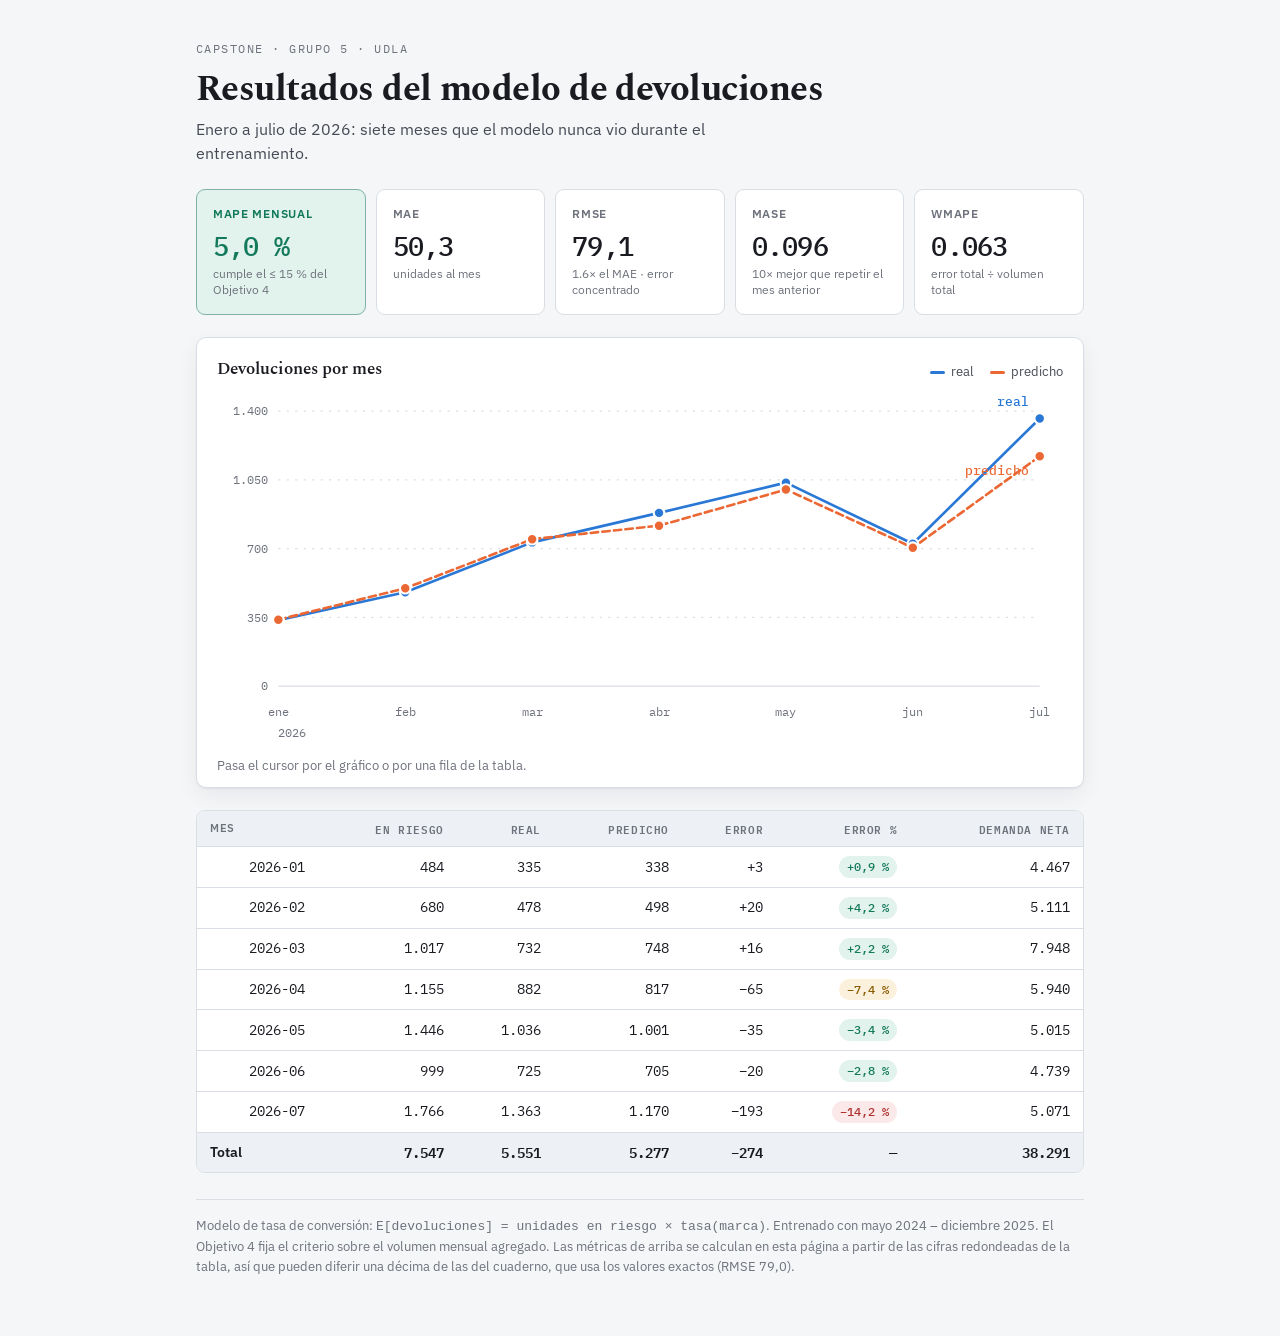
<file: Resultados del modelo de devoluciones2.html>
<!doctype html><html><head><meta charset=utf8><meta name=viewport content="width=device-width,initial-scale=1,viewport-fit=cover"><style>:root{color-scheme:light;box-sizing:border-box;padding-top:env(safe-area-inset-top,0px);padding-bottom:env(safe-area-inset-bottom,0px)}html{scroll-padding-top:env(safe-area-inset-top,0px)}body{margin:0;padding:0;font:14px -apple-system,BlinkMacSystemFont,sans-serif;background:#faf9f5;color:#141413}img{max-width:100%}[hidden]:not([hidden=until-found i]){display:none!important}</style></head><body>
<title>Resultados del modelo de devoluciones</title>
<link rel="preconnect" href="https://fonts.googleapis.com">
<link rel="preconnect" href="https://fonts.gstatic.com" crossorigin>
<link rel="stylesheet" href="https://fonts.googleapis.com/css2?family=Spectral:wght@600;700&family=IBM+Plex+Sans:wght@400;500;600&family=IBM+Plex+Mono:wght@400;500;600&display=swap">

<style>
:root{
  color-scheme: light;
  --paper:#F4F6F8; --surface:#FFFFFF; --surface-2:#EDF0F4;
  --ink:#191B21; --ink-2:#464A54; --muted:#6E727C;
  --line:#D9DEE5; --line-2:#C3CAD4;
  --accent:#4A3AA7; --accent-soft:#EAE8F9;
  --s1:#2a78d6; --s2:#eb6834;
  --good:#12795A; --good-soft:#E2F2EC;
  --warn:#8A5B00; --warn-soft:#FBF0DB;
  --bad:#B03030;  --bad-soft:#FBE9E9;
  --shadow:0 1px 2px rgba(20,25,40,.05), 0 8px 22px rgba(20,25,40,.06);
}
@media (prefers-color-scheme: dark){ :root:not([data-theme="light"]){
  color-scheme: dark;
  --paper:#121419; --surface:#1A1D24; --surface-2:#232730;
  --ink:#E7E9ED; --ink-2:#B6BAC4; --muted:#8A8F9A;
  --line:#2C313B; --line-2:#3B414D;
  --accent:#9085E9; --accent-soft:#25233C;
  --s1:#3987e5; --s2:#d95926;
  --good:#4BBF95; --good-soft:#123028;
  --warn:#D9A742; --warn-soft:#332916;
  --bad:#E07070;  --bad-soft:#331D1D;
  --shadow:0 1px 2px rgba(0,0,0,.3), 0 8px 22px rgba(0,0,0,.25);
}}
:root[data-theme="dark"]{
  color-scheme: dark;
  --paper:#121419; --surface:#1A1D24; --surface-2:#232730;
  --ink:#E7E9ED; --ink-2:#B6BAC4; --muted:#8A8F9A;
  --line:#2C313B; --line-2:#3B414D;
  --accent:#9085E9; --accent-soft:#25233C;
  --s1:#3987e5; --s2:#d95926;
  --good:#4BBF95; --good-soft:#123028;
  --warn:#D9A742; --warn-soft:#332916;
  --bad:#E07070;  --bad-soft:#331D1D;
  --shadow:0 1px 2px rgba(0,0,0,.3), 0 8px 22px rgba(0,0,0,.25);
}

*{box-sizing:border-box}
body{background:var(--paper); color:var(--ink); margin:0;
  font-family:"IBM Plex Sans",ui-sans-serif,system-ui,sans-serif; font-size:15px; line-height:1.55;
  -webkit-font-smoothing:antialiased}
.wrap{max-width:920px; margin:0 auto; padding-inline:16px; padding-block:0 60px}

h1{font-family:Spectral,Georgia,serif; font-weight:700; font-size:clamp(26px,4.4vw,36px);
  line-height:1.12; letter-spacing:-.015em; margin:0 0 7px; text-wrap:balance}
.eyebrow{font-family:"IBM Plex Mono",monospace; font-size:11.5px; letter-spacing:.13em;
  text-transform:uppercase; color:var(--muted); margin:0 0 12px}
.dek{color:var(--ink-2); font-size:15.5px; max-width:58ch; margin:0}
.hd{padding-block:40px 24px}

/* ---------- métricas ---------- */
.tiles{display:grid; grid-template-columns:repeat(auto-fit,minmax(138px,1fr)); gap:10px;
  margin-bottom:22px}
.tile{background:var(--surface); border:1px solid var(--line); border-radius:9px; padding:15px 16px}
.tile .k{font-size:11.5px; letter-spacing:.06em; text-transform:uppercase; color:var(--muted);
  font-weight:600}
.tile .v{font-family:"IBM Plex Mono",monospace; font-size:27px; font-weight:500;
  letter-spacing:-.03em; line-height:1.12; margin-top:8px; font-variant-numeric:tabular-nums}
.tile .n{font-size:12px; color:var(--muted); margin-top:5px; line-height:1.35}
.tile.ok{border-color:color-mix(in srgb,var(--good) 45%,var(--line)); background:var(--good-soft)}
.tile.ok .v{color:var(--good)} .tile.ok .k{color:var(--good)}

/* ---------- gráfico ---------- */
.card{background:var(--surface); border:1px solid var(--line); border-radius:10px;
  padding:18px 20px 12px; box-shadow:var(--shadow); margin-bottom:22px}
.chart-hd{display:flex; justify-content:space-between; align-items:baseline; gap:14px;
  flex-wrap:wrap; margin-bottom:8px}
.chart-hd h2{font-family:Spectral,Georgia,serif; font-weight:600; font-size:17px; margin:0}
.leg{display:flex; gap:16px; font-size:13px; color:var(--ink-2)}
.leg span{display:flex; align-items:center; gap:6px}
.sw{width:15px; height:3px; border-radius:2px; flex:none}
.cw{position:relative}
#viz{display:block; width:100%; height:auto; touch-action:pan-y; cursor:crosshair}
#viz text{font-family:"IBM Plex Mono",monospace; font-variant-numeric:tabular-nums}
.tip{position:absolute; pointer-events:none; background:var(--surface);
  border:1px solid var(--line-2); border-radius:7px; padding:10px 12px; font-size:12.5px;
  box-shadow:var(--shadow); min-width:162px; line-height:1.55; z-index:5}
.tip .m{font-weight:600; font-size:13.5px; margin-bottom:6px;
  padding-bottom:5px; border-bottom:1px solid var(--line)}
.tip .r{display:flex; justify-content:space-between; gap:16px}
.tip .r b{font-family:"IBM Plex Mono",monospace; font-weight:500; font-variant-numeric:tabular-nums}
.hint{font-size:12.5px; color:var(--muted); margin:6px 0 0}

/* ---------- tabla ---------- */
.tw{overflow-x:auto; border:1px solid var(--line); border-radius:9px; background:var(--surface)}
table{border-collapse:collapse; width:100%; font-size:13.5px; min-width:480px}
th,td{padding:9px 13px; text-align:left; border-bottom:1px solid var(--line)}
thead th{background:var(--surface-2); font-size:11px; letter-spacing:.055em; text-transform:uppercase;
  color:var(--muted); font-weight:600; white-space:nowrap}
tbody tr{cursor:default}
tbody tr:last-child td{border-bottom:0}
tbody tr.on td{background:var(--accent-soft)}
tbody tr.tot td{background:var(--surface-2); font-weight:600}
td.n,th.n{text-align:right; font-family:"IBM Plex Mono",monospace;
  font-variant-numeric:tabular-nums; white-space:nowrap}
.pill{display:inline-block; font-family:"IBM Plex Mono",monospace; font-size:11.5px;
  padding:2px 8px; border-radius:999px; font-weight:500}
.pill.g{background:var(--good-soft); color:var(--good)}
.pill.w{background:var(--warn-soft); color:var(--warn)}
.pill.b{background:var(--bad-soft); color:var(--bad)}
.foot{border-top:1px solid var(--line); margin-top:26px; padding-top:16px;
  font-size:13px; color:var(--muted)}
@media (prefers-reduced-motion:reduce){*{animation:none!important;transition:none!important}}
</style>

<div class="wrap">

<header class="hd">
  <p class="eyebrow">Capstone · Grupo 5 · UDLA</p>
  <h1>Resultados del modelo de devoluciones</h1>
  <p class="dek">Enero a julio de 2026: siete meses que el modelo nunca vio durante el
  entrenamiento.</p>
</header>

<div class="tiles" id="tiles"></div>

<div class="card">
  <div class="chart-hd">
    <h2>Devoluciones por mes</h2>
    <div class="leg">
      <span><i class="sw" style="background:var(--s1)"></i>real</span>
      <span><i class="sw" style="background:var(--s2)"></i>predicho</span>
    </div>
  </div>
  <div class="cw">
    <svg id="viz" viewBox="0 0 800 340" preserveAspectRatio="xMidYMid meet" role="img"
         aria-label="Devoluciones reales y predichas por mes en 2026"></svg>
    <div class="tip" id="tip" hidden></div>
  </div>
  <p class="hint">Pasa el cursor por el gráfico o por una fila de la tabla.</p>
</div>

<div class="tw"><table id="tabla"></table></div>

<footer class="foot">
  Modelo de tasa de conversión: <code>E[devoluciones] = unidades en riesgo × tasa(marca)</code>.
  Entrenado con mayo 2024 – diciembre 2025. El Objetivo 4 fija el criterio sobre el volumen
  mensual agregado. Las métricas de arriba se calculan en esta página a partir de las cifras
  redondeadas de la tabla, así que pueden diferir una décima de las del cuaderno, que usa los
  valores exactos (RMSE 79,0).
</footer>

</div>

<script>
const D = [
  {mes:"2026-01", desp:4805, riesgo: 484, real: 335, pred: 338},
  {mes:"2026-02", desp:5609, riesgo: 680, real: 478, pred: 498},
  {mes:"2026-03", desp:8696, riesgo:1017, real: 732, pred: 748},
  {mes:"2026-04", desp:6757, riesgo:1155, real: 882, pred: 817},
  {mes:"2026-05", desp:6016, riesgo:1446, real:1036, pred:1001},
  {mes:"2026-06", desp:5444, riesgo: 999, real: 725, pred: 705},
  {mes:"2026-07", desp:6241, riesgo:1766, real:1363, pred:1170},
];
const MASE = 0.096;   // necesita la serie de entrenamiento; se reporta del cuaderno
const MES = {"01":"ene","02":"feb","03":"mar","04":"abr","05":"may","06":"jun","07":"jul"};
const nf = (x,d=0)=> x.toLocaleString("es-EC",{minimumFractionDigits:d,maximumFractionDigits:d});

/* ---------- métricas, calculadas de los mismos datos ---------- */
const ae  = D.map(r=>Math.abs(r.pred-r.real));
const mae = ae.reduce((a,b)=>a+b,0)/D.length;
const rmse= Math.sqrt(D.reduce((a,r)=>a+(r.pred-r.real)**2,0)/D.length);
const mape= D.reduce((a,r)=>a+Math.abs(r.pred-r.real)/r.real,0)/D.length*100;
const wmape=ae.reduce((a,b)=>a+b,0)/D.reduce((a,r)=>a+r.real,0);

document.getElementById("tiles").innerHTML = `
  <div class="tile ok"><div class="k">MAPE mensual</div><div class="v">${nf(mape,1)} %</div>
    <div class="n">cumple el ≤ 15 % del Objetivo 4</div></div>
  <div class="tile"><div class="k">MAE</div><div class="v">${nf(mae,1)}</div>
    <div class="n">unidades al mes</div></div>
  <div class="tile"><div class="k">RMSE</div><div class="v">${nf(rmse,1)}</div>
    <div class="n">${(rmse/mae).toFixed(1)}× el MAE · error concentrado</div></div>
  <div class="tile"><div class="k">MASE</div><div class="v">${MASE.toFixed(3)}</div>
    <div class="n">10× mejor que repetir el mes anterior</div></div>
  <div class="tile"><div class="k">WMAPE</div><div class="v">${wmape.toFixed(3)}</div>
    <div class="n">error total ÷ volumen total</div></div>`;

/* ---------- gráfico ---------- */
const VB={w:800,h:340,l:58,r:22,t:20,b:60};
const iw=VB.w-VB.l-VB.r, ih=VB.h-VB.t-VB.b;
const tope=Math.ceil(Math.max(...D.flatMap(r=>[r.real,r.pred]))/350)*350;
const X=i=>VB.l+i*iw/(D.length-1);
const Y=v=>VB.t+ih-(v/tope)*ih;
const svg=document.getElementById("viz"), tip=document.getElementById("tip");

svg.innerHTML =
  [0,.25,.5,.75,1].map(f=>{const v=Math.round(tope*f); return `
    <line x1="${VB.l}" y1="${Y(v).toFixed(1)}" x2="${VB.w-VB.r}" y2="${Y(v).toFixed(1)}"
      stroke="var(--line)" stroke-width="1" ${v?'stroke-dasharray="2 6"':''}/>
    <text x="${VB.l-10}" y="${(Y(v)+4).toFixed(1)}" font-size="11.5" fill="var(--muted)"
      text-anchor="end">${nf(v)}</text>`;}).join("")
  + `<line id="cross" x1="0" y1="${VB.t}" x2="0" y2="${VB.t+ih}" stroke="var(--line-2)"
       stroke-width="1" visibility="hidden"/>`
  + `<polyline fill="none" stroke="var(--s1)" stroke-width="2.5" stroke-linejoin="round"
       stroke-linecap="round"
       points="${D.map((r,i)=>`${X(i).toFixed(1)},${Y(r.real).toFixed(1)}`).join(" ")}"/>`
  + `<polyline fill="none" stroke="var(--s2)" stroke-width="2.5" stroke-linejoin="round"
       stroke-linecap="round" stroke-dasharray="7 4"
       points="${D.map((r,i)=>`${X(i).toFixed(1)},${Y(r.pred).toFixed(1)}`).join(" ")}"/>`
  + D.map((r,i)=>`
      <circle class="pt" data-i="${i}" cx="${X(i).toFixed(1)}" cy="${Y(r.real).toFixed(1)}"
        r="5" fill="var(--s1)" stroke="var(--surface)" stroke-width="2"/>
      <circle class="pt" data-i="${i}" cx="${X(i).toFixed(1)}" cy="${Y(r.pred).toFixed(1)}"
        r="5" fill="var(--s2)" stroke="var(--surface)" stroke-width="2"/>`).join("")
  + D.map((r,i)=>`<text x="${X(i).toFixed(1)}" y="${VB.h-32}" font-size="11.5"
       fill="var(--muted)" text-anchor="middle">${MES[r.mes.slice(5)]}</text>`).join("")
  + `<text x="${VB.l}" y="${VB.h-12}" font-size="11.5" fill="var(--muted)">2026</text>`
  + `<text x="${(X(D.length-1)-10).toFixed(1)}" y="${(Y(D[6].real)-12).toFixed(1)}"
       font-size="12" fill="var(--s1)" text-anchor="end" font-weight="500">real</text>`
  + `<text x="${(X(D.length-1)-10).toFixed(1)}" y="${(Y(D[6].pred)+18).toFixed(1)}"
       font-size="12" fill="var(--s2)" text-anchor="end" font-weight="500">predicho</text>`
  + `<rect id="hit" x="${VB.l}" y="${VB.t}" width="${iw}" height="${ih}" fill="transparent"/>`;

const cross=svg.querySelector("#cross");

/* ---------- tabla ---------- */
const sum=k=>D.reduce((a,r)=>a+r[k],0);
document.getElementById("tabla").innerHTML =
  `<thead><tr><th>Mes</th><th class="n">En riesgo</th><th class="n">Real</th>
   <th class="n">Predicho</th><th class="n">Error</th><th class="n">Error %</th>
   <th class="n">Demanda neta</th></tr></thead><tbody>` +
  D.map((r,i)=>{const e=r.pred-r.real, pc=e/r.real*100;
    const c=Math.abs(pc)<5?"g":Math.abs(pc)<10?"w":"b";
    return `<tr data-i="${i}"><td class="n">${r.mes}</td><td class="n">${nf(r.riesgo)}</td>
      <td class="n">${nf(r.real)}</td><td class="n">${nf(r.pred)}</td>
      <td class="n">${e>=0?"+":"−"}${nf(Math.abs(e))}</td>
      <td class="n"><span class="pill ${c}">${pc>=0?"+":"−"}${nf(Math.abs(pc),1)} %</span></td>
      <td class="n">${nf(r.desp-r.pred)}</td></tr>`;}).join("") +
  `<tr class="tot"><td>Total</td><td class="n">${nf(sum("riesgo"))}</td>
    <td class="n">${nf(sum("real"))}</td><td class="n">${nf(sum("pred"))}</td>
    <td class="n">−${nf(sum("real")-sum("pred"))}</td><td class="n">—</td>
    <td class="n">${nf(sum("desp")-sum("pred"))}</td></tr></tbody>`;

/* ---------- interacción ---------- */
const filas=[...document.querySelectorAll("#tabla tbody tr[data-i]")];
const puntos=[...svg.querySelectorAll(".pt")];
function marcar(i){
  filas.forEach(f=>f.classList.toggle("on", +f.dataset.i===i));
  puntos.forEach(p=>p.setAttribute("r", +p.dataset.i===i ? 7 : 5));
  if(i===null||i===undefined){ tip.hidden=true; cross.setAttribute("visibility","hidden"); return; }
  const r=D[i], e=r.pred-r.real, pc=e/r.real*100;
  cross.setAttribute("x1",X(i)); cross.setAttribute("x2",X(i));
  cross.setAttribute("visibility","visible");
  tip.hidden=false;
  tip.innerHTML=`<div class="m">${r.mes}</div>
    <div class="r"><span>en riesgo</span><b>${nf(r.riesgo)}</b></div>
    <div class="r"><span>real</span><b>${nf(r.real)}</b></div>
    <div class="r"><span>predicho</span><b>${nf(r.pred)}</b></div>
    <div class="r"><span>error</span><b>${e>=0?"+":"−"}${nf(Math.abs(e))} · ${pc>=0?"+":"−"}${nf(Math.abs(pc),1)} %</b></div>
    <div class="r"><span>demanda neta</span><b>${nf(r.desp-r.pred)}</b></div>`;
  const bb=svg.getBoundingClientRect(), wr=svg.parentElement.getBoundingClientRect();
  const cx=bb.left-wr.left+X(i)*(bb.width/VB.w);
  tip.style.left=Math.max(0,Math.min(wr.width-tip.offsetWidth,cx-tip.offsetWidth/2))+"px";
  tip.style.top="8px";
}
function desdeX(ev){
  const bb=svg.getBoundingClientRect();
  const px=ev.clientX ?? ev.touches?.[0]?.clientX; if(px==null) return;
  const vx=(px-bb.left)*(VB.w/bb.width);
  marcar(Math.max(0,Math.min(D.length-1,Math.round((vx-VB.l)/(iw/(D.length-1))))));
}
svg.querySelector("#hit").addEventListener("pointermove", desdeX);
svg.querySelector("#hit").addEventListener("pointerdown", desdeX);
svg.addEventListener("pointerleave", ()=>marcar(null));
filas.forEach(f=>{
  f.addEventListener("pointerenter", ()=>marcar(+f.dataset.i));
  f.addEventListener("pointerleave", ()=>marcar(null));
});
</script>

</body></html>
</file>
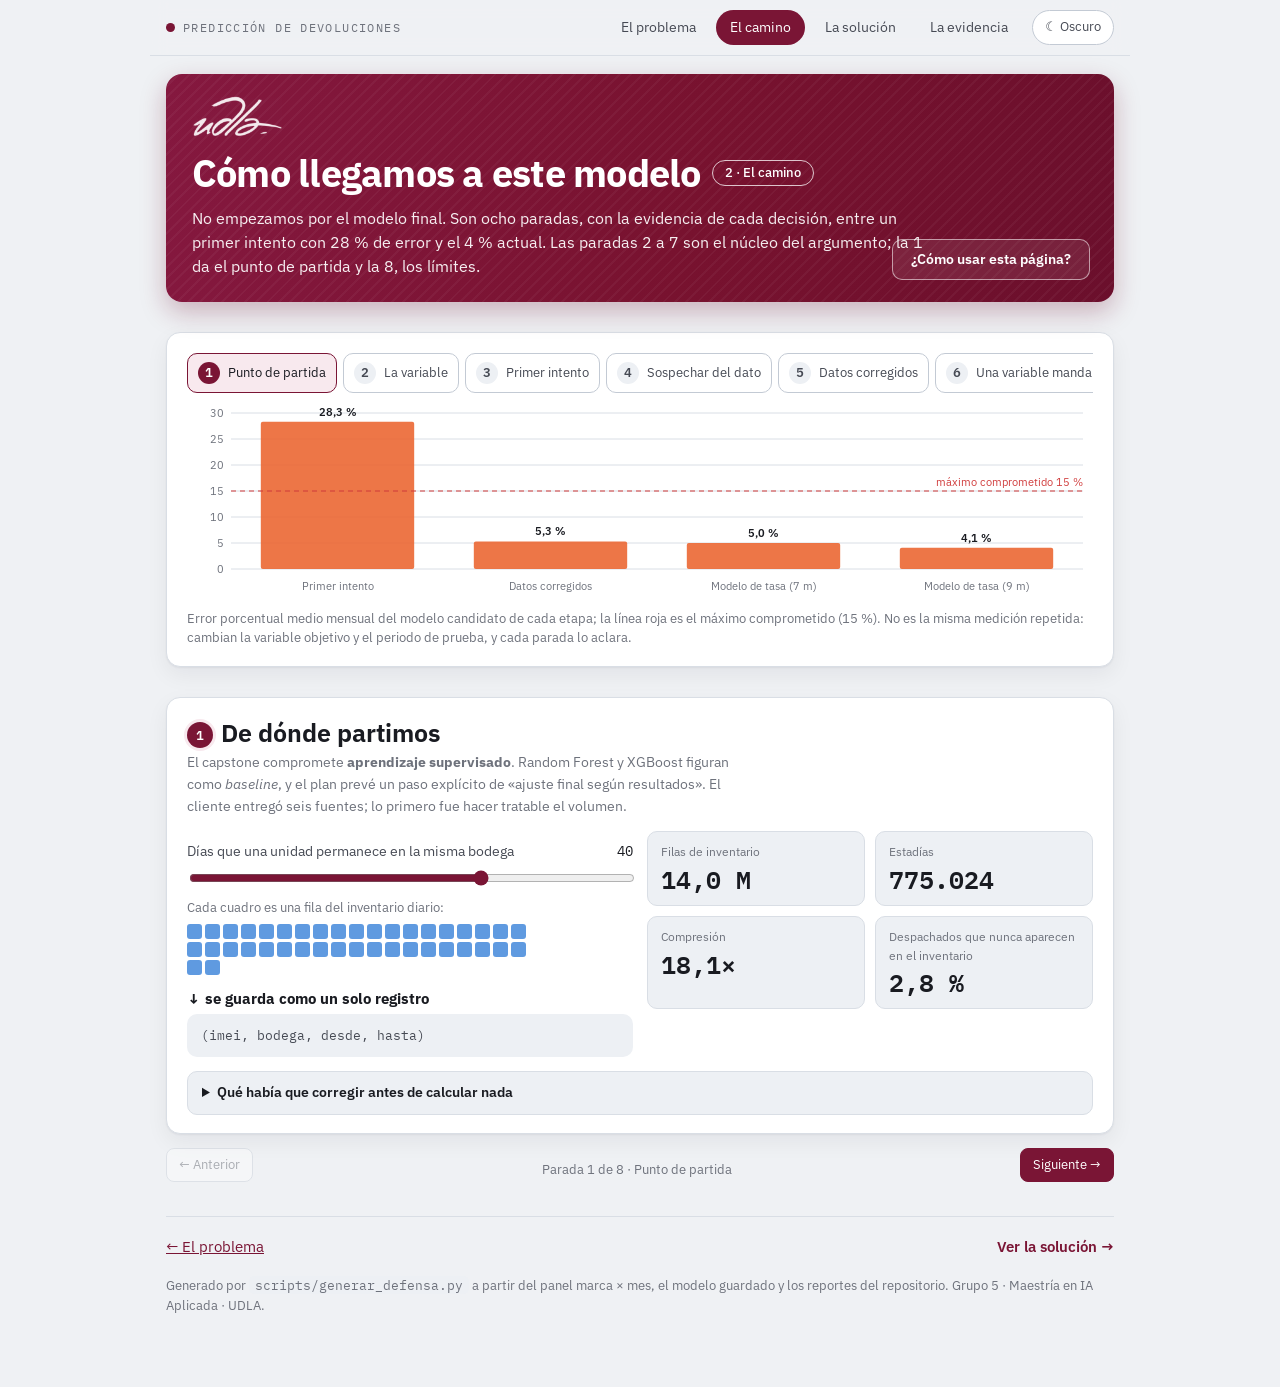
<file: reports/html/defensa/camino.html>
<!doctype html>
<html lang="es">
<head>
<meta charset="utf-8">
<meta name="viewport" content="width=device-width, initial-scale=1">
<title>El camino · Predicción de devoluciones</title>
<link rel="preconnect" href="https://fonts.googleapis.com">
<link rel="preconnect" href="https://fonts.gstatic.com" crossorigin>
<link rel="stylesheet" href="https://fonts.googleapis.com/css2?family=Spectral:wght@600;700&family=IBM+Plex+Sans:wght@400;500;600&family=IBM+Plex+Mono:wght@400;500;600&display=swap">
<script>try{var t=localStorage.getItem('tema');if(t==='light'||t==='dark')document.documentElement.setAttribute('data-theme',t)}catch(e){}</script>
<style>
:root{
  color-scheme: light;
  --paper:#EFF1F4; --surface:#FFFFFF; --surface-2:#EDF0F4;
  --ink:#191B21; --ink-2:#464A54; --muted:#6E727C;
  --line:#D9DEE5; --line-2:#C3CAD4;
  --accent:#7A1535; --accent-soft:#F8E9EE;
  --c1:#2a78d6; --c2:#eb6834; --c3:#12795A; --c4:#7d7f86; --c5:#7b61c9; --c6:#d03b3b;
  --good:#12795A; --good-soft:#E2F2EC; --warn:#8A5B00; --warn-soft:#FBF0DB; --bad:#B03030; --bad-soft:#FBE9E9;
  --shadow:0 1px 2px rgba(20,25,40,.05), 0 8px 22px rgba(20,25,40,.06);
}
@media (prefers-color-scheme: dark){ :root:not([data-theme="light"]){
  color-scheme: dark;
  --paper:#121419; --surface:#1A1D24; --surface-2:#232730;
  --ink:#E7E9ED; --ink-2:#B6BAC4; --muted:#8A8F9A;
  --line:#2C313B; --line-2:#3B414D;
  --accent:#C4506E; --accent-soft:#33202A;
  --c1:#4b93e8; --c2:#e8703d; --c3:#4BBF95; --c4:#9a9ca3; --c5:#a18ee8; --c6:#e66a6a;
  --good:#4BBF95; --good-soft:#123028; --warn:#D9A742; --warn-soft:#332916; --bad:#E07070; --bad-soft:#331D1D;
  --shadow:0 1px 2px rgba(0,0,0,.3), 0 8px 22px rgba(0,0,0,.25);
}}
*{box-sizing:border-box}
html{scroll-behavior:smooth}
body{background:var(--paper); color:var(--ink); margin:0;
  font-family:"IBM Plex Sans",ui-sans-serif,system-ui,sans-serif; font-size:15px; line-height:1.55; -webkit-font-smoothing:antialiased}
.wrap{max-width:980px; margin:0 auto; padding:0 16px 72px}
a{color:var(--accent)}
nav.top{position:sticky; top:0; z-index:5; background:color-mix(in srgb, var(--paper) 88%, transparent); backdrop-filter:blur(8px);
  border-bottom:1px solid var(--line); margin:0 -16px; padding:10px 16px; display:flex; gap:6px; align-items:center; flex-wrap:wrap}
nav.top .marca{font-family:"IBM Plex Mono",monospace; font-size:11.5px; letter-spacing:.12em; text-transform:uppercase; color:var(--muted); margin-right:auto}
nav.top a{text-decoration:none; font-size:13.5px; padding:6px 13px; border-radius:999px; color:var(--ink-2); border:1px solid transparent}
nav.top a:hover{border-color:var(--line-2)}
nav.top a[aria-current="page"]{background:var(--accent); color:#fff}
header.hero{padding:40px 0 10px}
.eyebrow{font-family:"IBM Plex Mono",monospace; font-size:11.5px; letter-spacing:.13em; text-transform:uppercase; color:var(--muted); margin:0 0 8px}
h1{font-family:"IBM Plex Sans",ui-sans-serif,system-ui,sans-serif; font-weight:700; font-size:clamp(28px,5vw,42px); line-height:1.1; letter-spacing:-.018em; margin:0 0 10px; text-wrap:balance}
h2{font-family:"IBM Plex Sans",ui-sans-serif,system-ui,sans-serif; font-weight:650; font-size:clamp(21px,3vw,25px); margin:0 0 4px; line-height:1.2}
h3{font-size:15px; margin:0 0 4px}
.lead{color:var(--ink-2); font-size:16.5px; margin:0; max-width:66ch}
section{margin-top:30px}
.card{background:var(--surface); border:1px solid var(--line); border-radius:14px; box-shadow:var(--shadow); padding:20px 20px 18px}
.sub{color:var(--muted); font-size:14px; margin:0 0 14px; max-width:70ch}
.paso{display:inline-flex; width:26px; height:26px; border-radius:50%; background:var(--accent); color:#fff; font-size:13px; font-weight:600; align-items:center; justify-content:center; margin-right:8px; vertical-align:2px}

.pills{display:flex; flex-wrap:wrap; gap:6px; margin:0 0 14px}
.pills button,.chip{font:inherit; font-size:13.5px; padding:6px 12px; border-radius:999px; cursor:pointer; border:1px solid var(--line-2); background:var(--surface); color:var(--ink-2)}
.pills button:hover,.chip:hover{border-color:var(--accent)}
.pills button[aria-pressed="true"],.chip[aria-pressed="true"]{background:var(--accent); border-color:var(--accent); color:#fff}
.chip .sw{display:inline-block; width:18px; height:3px; border-radius:2px; vertical-align:middle; margin-right:7px; background:currentColor}
.chip[aria-pressed="false"]{opacity:.55}
.chip.ser{border-width:2px}
.chip.ser[aria-pressed="true"]{background:var(--surface-2); border-color:currentColor}
.chip.ser[aria-pressed="false"]{border-color:var(--line-2)}
.pills button:focus-visible,.chip:focus-visible,input:focus-visible,button:focus-visible{outline:2px solid var(--accent); outline-offset:2px}

.kpis{display:grid; grid-template-columns:repeat(4,1fr); gap:10px; margin:0 0 16px}
.kpis.tres{grid-template-columns:repeat(3,1fr)}
.kpi{background:var(--surface-2); border-radius:10px; padding:11px 13px}
.kpi .l{font-size:12px; color:var(--muted); margin:0}
.kpi .v{font-family:"IBM Plex Mono",monospace; font-weight:600; font-size:clamp(18px,3.4vw,25px); margin:2px 0 0; line-height:1.2}
.kpi .n{font-size:12px; color:var(--muted); margin:2px 0 0}
.badge{display:inline-block; font-size:12px; font-weight:600; padding:1px 9px; border-radius:999px}
.badge.ok{background:var(--good-soft); color:var(--good)} .badge.no{background:var(--bad-soft); color:var(--bad)} .badge.aviso{background:var(--warn-soft); color:var(--warn)}
.callout{border-radius:10px; padding:11px 14px; font-size:14px; margin:14px 0 0; border:1px solid transparent}
.callout.info{background:var(--accent-soft); border-color:color-mix(in srgb, var(--accent) 25%, transparent)}
.callout.aviso{background:var(--warn-soft); border-color:color-mix(in srgb, var(--warn) 30%, transparent)}
.callout.ok{background:var(--good-soft); border-color:color-mix(in srgb, var(--good) 30%, transparent)}
.callout b{font-weight:600}

svg.chart{width:100%; height:auto; display:block; overflow:visible}
.chart text{font-family:"IBM Plex Sans",sans-serif; font-size:11px; fill:var(--muted)}
.chart .grid{stroke:var(--line); stroke-width:1}
.chart .ref{stroke:var(--c6); stroke-width:1.2; stroke-dasharray:5 4}
.chart .reft{fill:var(--c6); font-size:10.5px}
.chart .sel{fill:var(--accent); opacity:.09}
.chart .hit{fill:transparent; cursor:pointer}
.chart .xl.on{fill:var(--ink); font-weight:600}
.chart .l1{stroke:var(--c1)} .chart .l2{stroke:var(--c2)} .chart .l3{stroke:var(--c3)} .chart .l4{stroke:var(--c4)} .chart .l5{stroke:var(--c5)} .chart .l6{stroke:var(--c6)}
.chart .f1{fill:var(--c1)} .chart .f2{fill:var(--c2)} .chart .f3{fill:var(--c3)} .chart .f4{fill:var(--c4)} .chart .f5{fill:var(--c5)} .chart .f6{fill:var(--c6)}
.chart .ln{fill:none; stroke-width:2; stroke-linejoin:round; stroke-linecap:round}
.chart .dash{stroke-dasharray:6 4} .chart .punt{stroke-dasharray:2 4}
.chart .band{opacity:.15}
.chart .pt{stroke-width:2}
.chart .pt.hueco{fill:var(--surface)}
.chart .colb{opacity:.9}

.bars{display:grid; gap:8px}
.bar{display:grid; grid-template-columns:minmax(110px,190px) 1fr 88px; gap:10px; align-items:center; font-size:13.5px}
.bar .nom{color:var(--ink-2); white-space:normal; line-height:1.25; overflow-wrap:anywhere}
.bar .pista{position:relative; height:16px; background:var(--surface-2); border-radius:8px}
.bar .rel{position:absolute; top:0; bottom:0; border-radius:8px; transition:width .35s}
.bar .val{font-family:"IBM Plex Mono",monospace; font-size:12.5px; text-align:right; white-space:nowrap}
.bar .refl{position:absolute; top:-3px; bottom:-3px; width:2px; background:var(--c6)}
.bar.neg .rel{right:50%} .bar.pos .rel{left:50%}
.bar .cero{position:absolute; top:-3px; bottom:-3px; left:50%; width:1px; background:var(--line-2)}

.tw{overflow-x:auto; margin-top:6px}
table{border-collapse:collapse; width:100%; font-size:13.5px; min-width:460px}
th,td{text-align:right; padding:7px 10px; border-bottom:1px solid var(--line); white-space:nowrap}
th:first-child,td:first-child{text-align:left}
th{font-weight:600; color:var(--ink-2); font-size:12.5px}
td{font-family:"IBM Plex Mono",monospace; font-size:13px}
td:first-child{font-family:"IBM Plex Sans",sans-serif; font-weight:500}
tfoot td{font-weight:600; border-bottom:0; background:var(--surface-2)}
.note{font-size:12.5px; color:var(--muted); margin:10px 0 0}

.grid2{display:grid; grid-template-columns:1.05fr .95fr; gap:20px; align-items:start}
.grid3{display:grid; grid-template-columns:repeat(3,1fr); gap:12px}
.mini{background:var(--surface-2); border-radius:10px; padding:12px 14px; font-size:13.5px; color:var(--ink-2)}
.mini b{display:block; color:var(--ink); margin-bottom:2px}
.ctl{display:grid; gap:6px; margin:10px 0}
.ctl label{font-size:13.5px; color:var(--ink-2); display:flex; justify-content:space-between; gap:10px}
.ctl label span{font-family:"IBM Plex Mono",monospace; color:var(--ink)}
input[type=range]{width:100%; accent-color:var(--accent)}
.inputs{display:grid; gap:8px}
.row{display:grid; grid-template-columns:1fr 92px 64px; gap:10px; align-items:center; font-size:14px}
.row input[type=number]{font:inherit; font-family:"IBM Plex Mono",monospace; width:100%; padding:6px 8px; text-align:right; border:1px solid var(--line-2); border-radius:8px; background:var(--surface); color:var(--ink)}
.row .t{font-family:"IBM Plex Mono",monospace; font-size:12.5px; color:var(--muted); text-align:right}
.btn{font:inherit; font-size:13px; padding:6px 12px; border-radius:8px; cursor:pointer; border:1px solid var(--line-2); background:var(--surface); color:var(--ink-2)}
.btn:hover{border-color:var(--accent)}
code{font-family:"IBM Plex Mono",monospace; font-size:12.5px; background:var(--surface-2); padding:1px 6px; border-radius:5px}
pre{font-family:"IBM Plex Mono",monospace; font-size:12.5px; background:var(--surface-2); padding:12px 14px; border-radius:10px; overflow-x:auto; margin:12px 0 0}
.nodo{cursor:pointer}
.nodo rect{fill:var(--surface); stroke:var(--line-2); stroke-width:1.4; transition:stroke .15s, fill .15s}
.nodo:hover rect,.nodo.on rect{stroke:var(--accent); fill:var(--accent-soft)}
.nodo text{fill:var(--ink); font-size:12.5px; font-weight:500} .nodo .s{fill:var(--muted); font-size:11px; font-weight:400}
.flecha{stroke:var(--line-2); stroke-width:1.6; fill:none}
.pie{display:flex; justify-content:space-between; gap:12px; flex-wrap:wrap; margin-top:34px; padding-top:18px; border-top:1px solid var(--line)}
.pie a.sig{font-weight:600; text-decoration:none}
footer{margin-top:18px; font-size:12.5px; color:var(--muted)}

@media (max-width:760px){
  .kpis,.kpis.tres{grid-template-columns:1fr 1fr}
  .grid2,.grid3{grid-template-columns:1fr}
  .bar{grid-template-columns:96px 1fr 76px}
}
@media (prefers-reduced-motion:reduce){ *{transition:none!important; scroll-behavior:auto!important} }

.tema{font:inherit; font-size:13px; padding:6px 12px; border-radius:999px; cursor:pointer; border:1px solid var(--line-2); background:var(--surface); color:var(--ink-2); margin-left:4px}
.tema:hover{border-color:var(--accent)}
/* camino */
.rail{display:flex; gap:6px; list-style:none; padding:0; margin:0 0 6px; overflow-x:auto}
.rail li{flex:1 0 auto}
.rail button{width:100%; font:inherit; font-size:12.5px; cursor:pointer; text-align:left; padding:8px 10px; border-radius:10px; border:1px solid var(--line-2); background:var(--surface); color:var(--ink-2); display:flex; gap:8px; align-items:center}
.rail button .n{display:inline-flex; width:22px; height:22px; border-radius:50%; align-items:center; justify-content:center; background:var(--surface-2); font-weight:600; flex:none}
.rail button[aria-current="step"]{border-color:var(--accent); background:var(--accent-soft); color:var(--ink)}
.rail button[aria-current="step"] .n{background:var(--accent); color:#fff}
.rail button.hecho .n{background:var(--good-soft); color:var(--good)}
.rail .t{white-space:nowrap}
.mandos{display:flex; justify-content:space-between; gap:10px; margin:14px 0 0}
.btn.pri{background:var(--accent); border-color:var(--accent); color:#fff}
.btn[disabled]{opacity:.4; cursor:default}
.celdas{display:flex; flex-wrap:wrap; gap:3px; max-width:340px}
.celdas i{width:15px; height:15px; border-radius:3px; background:var(--c1); opacity:.75}
.tramo{height:15px; border-radius:4px; background:var(--c3); transition:width .25s}
.fork{display:grid; grid-template-columns:1fr 1fr; gap:12px}
.fork button{font:inherit; text-align:left; padding:14px 16px; border-radius:12px; border:1px solid var(--line-2); background:var(--surface); color:var(--ink); cursor:pointer}
.fork button:hover{border-color:var(--accent)}
.fork button[aria-pressed="true"]{border-color:var(--accent); background:var(--accent-soft)}
.fork button b{display:block; margin-bottom:3px}
.cmp th:first-child,.cmp td:first-child{white-space:normal; min-width:140px}
.cmp td{font-family:"IBM Plex Sans",sans-serif; white-space:normal; text-align:left}
.cmp td.num{font-family:"IBM Plex Mono",monospace; text-align:right; white-space:nowrap}
.candado{border:1.5px dashed var(--line-2); border-radius:12px; padding:16px; text-align:center; color:var(--muted)}
details.mas{margin-top:14px; border:1px solid var(--line); border-radius:10px; padding:10px 14px; background:var(--surface-2)}
details.mas summary{cursor:pointer; font-weight:600; font-size:14px}
details.mas > :not(summary){margin-top:10px}
.formula{display:flex; flex-wrap:wrap; gap:8px; align-items:center; font-size:15px; margin:6px 0}
.formula .chipf{padding:8px 14px; border-radius:10px; background:var(--surface-2); border:1px solid var(--line-2); font-weight:600}
.formula .op{font-size:20px; color:var(--muted)}
.dos{display:grid; grid-template-columns:1fr 1fr; gap:14px}
@media (max-width:760px){ .fork,.dos{grid-template-columns:1fr} .rail .t{display:none} }

@media (max-width:900px){ nav.top .marca{display:none} nav.top{justify-content:flex-end} }

/* ---- Banner institucional (granate UDLA) ---- */
header.hero.banner{position:relative; margin:18px 0 0; padding:22px 26px 24px; border-radius:16px; color:#fff; overflow:hidden;
  background:
    repeating-linear-gradient(135deg, rgba(255,255,255,.04) 0 2px, transparent 2px 8px),
    linear-gradient(100deg,#85183f 0%,#78122f 55%,#6b0f2c 100%);
  box-shadow:0 10px 26px rgba(107,15,44,.28)}
.banner .logo{height:40px; width:auto; display:block; margin:0 0 16px}
.banner .fila{display:flex; align-items:center; gap:12px; flex-wrap:wrap}
.banner h1{color:#fff; margin:0; font-size:clamp(26px,4.4vw,38px); letter-spacing:-.02em}
.banner .tag{font-size:13px; font-weight:500; padding:2px 12px; border:1px solid rgba(255,255,255,.75); border-radius:999px; color:#fff; white-space:nowrap}
.banner .lead{color:rgba(255,255,255,.93); margin:12px 0 0; max-width:74ch; font-size:15.5px}
.banner .lead b{color:#fff}
.banner .ayuda{position:absolute; right:24px; bottom:22px; font:inherit; font-size:13.5px; font-weight:600; color:#fff; cursor:pointer;
  padding:9px 18px; border-radius:10px; border:1px solid rgba(255,255,255,.55); background:rgba(255,255,255,.08)}
.banner .ayuda:hover,.banner .ayuda[aria-expanded="true"]{background:rgba(255,255,255,.2)}
.banner .ayuda:focus-visible{outline:2px solid #fff; outline-offset:2px}
.ayuda-panel{margin-top:10px; border-left:4px solid var(--accent); background:var(--surface); border-radius:10px; padding:12px 16px; font-size:14px; color:var(--ink-2); box-shadow:var(--shadow)}
.ayuda-panel[hidden]{display:none}
.ayuda-panel b{color:var(--ink)}
@media (max-width:860px){ .banner .ayuda{position:static; margin-top:16px} .banner .lead{max-width:none} }
nav.top .marca{display:flex; align-items:center; gap:8px}
nav.top .marca::before{content:""; width:9px; height:9px; border-radius:50%; background:var(--accent)}
.card h2 .paso{box-shadow:0 0 0 3px var(--accent-soft)}
.kpi{border:1px solid var(--line)}
@media print{ nav.top,.banner .ayuda{display:none} header.hero.banner{box-shadow:none; -webkit-print-color-adjust:exact; print-color-adjust:exact} }

:root[data-theme="dark"]{
  color-scheme: dark;
  --paper:#121419; --surface:#1A1D24; --surface-2:#232730;
  --ink:#E7E9ED; --ink-2:#B6BAC4; --muted:#8A8F9A;
  --line:#2C313B; --line-2:#3B414D;
  --accent:#C4506E; --accent-soft:#33202A;
  --c1:#4b93e8; --c2:#e8703d; --c3:#4BBF95; --c4:#9a9ca3; --c5:#a18ee8; --c6:#e66a6a;
  --good:#4BBF95; --good-soft:#123028; --warn:#D9A742; --warn-soft:#332916; --bad:#E07070; --bad-soft:#331D1D;
  --shadow:0 1px 2px rgba(0,0,0,.3), 0 8px 22px rgba(0,0,0,.25);
}

</style>
</head>
<body>
<div class="wrap">
<nav class="top" aria-label="Secciones">
  <span class="marca">Predicción de devoluciones</span>
  <a href="index.html">El problema</a><a href="camino.html" aria-current="page">El camino</a><a href="solucion.html">La solución</a><a href="evidencia.html">La evidencia</a>
  <button class="tema" id="tema" type="button" aria-label="Cambiar entre modo claro y modo oscuro"></button>
</nav>
<header class="hero banner">
  <img class="logo" alt="Universidad de Las Américas" src="[data-uri]">
  <div class="fila"><h1>Cómo llegamos a este modelo</h1><span class="tag">2 · El camino</span></div>
  <p class="lead">No empezamos por el modelo final. Son ocho paradas, con la evidencia de cada decisión, entre un primer intento con 28 % de error y el 4 % actual. Las paradas 2 a 7 son el núcleo del argumento; la 1 da el punto de partida y la 8, los límites.</p>
  <button class="ayuda" id="ayuda-btn" type="button" aria-expanded="false" aria-controls="ayuda-panel">¿Cómo usar esta página?</button>
</header>
<div class="ayuda-panel" id="ayuda-panel" hidden>Avanza con <b>Siguiente</b> y <b>Anterior</b>, o toca una parada en la barra de arriba. Cada parada trae sus controles: deslizadores, botones para elegir un camino y desplegables con el detalle. <b>Abrir agosto y septiembre</b> revela el tramo que no se usó para decidir nada.</div>

<section class="card" aria-label="Recorrido">
  <ol class="rail" id="rail"></ol>
  <svg class="chart" id="termo" viewBox="0 0 720 200" role="img" aria-label="Error mensual del modelo candidato en cada etapa"></svg>
  <p class="note">Error porcentual medio mensual del modelo candidato de cada etapa; la línea roja es el máximo comprometido (15 %). No es la misma medición repetida: cambian la variable objetivo y el periodo de prueba, y cada parada lo aclara.</p>
</section>

<div id="paradas">

<section class="card parada" id="parada-1" hidden>
  <h2><span class="paso">1</span>De dónde partimos</h2>
  <p class="sub">El capstone compromete <b>aprendizaje supervisado</b>. Random Forest y XGBoost figuran como <i>baseline</i>, y el plan prevé un paso explícito de «ajuste final según resultados». El cliente entregó seis fuentes; lo primero fue hacer tratable el volumen.</p>
  <div class="dos">
    <div>
      <div class="ctl"><label for="dias-bodega">Días que una unidad permanece en la misma bodega <span id="dv"></span></label><input type="range" id="dias-bodega" min="1" max="60" value="40"></div>
      <p class="note" style="margin:0 0 6px">Cada cuadro es una fila del inventario diario:</p>
      <div class="celdas" id="celdas"></div>
      <p style="margin:12px 0 4px"><b>↓ se guarda como un solo registro</b></p>
      <div class="mini" style="font-family:'IBM Plex Mono',monospace;font-size:12.5px">(imei, bodega, desde, hasta)</div>
    </div>
    <div class="kpis" style="grid-template-columns:1fr 1fr;align-content:start" id="comp"></div>
  </div>
  <details class="mas"><summary>Qué había que corregir antes de calcular nada</summary>
    <ul style="margin:0;padding-left:20px">
      <li>IMEI exportados como <code>="&lt;15 dígitos&gt;"</code>, que no cruzaban con nada.</li>
      <li>El texto <code>"NULL"</code> contaba como valor válido.</li>
      <li>Cuatro convenciones de fecha distintas: el 03/04 se leía como 4 de marzo.</li>
      <li>Tres esquemas de despachos según el año, y la cabecera del inventario en filas distintas.</li>
    </ul>
  </details>
</section>

<section class="card parada" id="parada-2" hidden>
  <h2><span class="paso">2</span>La variable que había que predecir no existía</h2>
  <p class="sub">No hay ningún registro de devoluciones: hay despachos, inventario diario y ventas. La variable se fabricó, y la definición se corrigió dos veces contrastándola con el negocio. Elige una para ver en qué se diferencia.</p>
  <div class="pills" id="defs" role="group" aria-label="Definición"></div>
  <div class="tw"><table class="cmp" id="def-tabla"></table></div>
  <h3 style="margin-top:18px">La misma serie, tres definiciones</h3>
  <p class="sub" style="margin-bottom:8px">Devoluciones por mes entre enero de 2025 y junio de 2026. Con la definición 1, enero de 2025 cuenta <b id="e46"></b> devoluciones; con las del negocio, <b id="e960"></b> y <b id="e1439"></b>.</p>
  <div class="pills" id="series-def" role="group" aria-label="Series"></div>
  <svg class="chart" id="def-chart" viewBox="0 0 720 280" role="img" aria-label="Devoluciones mensuales según cada definición"></svg>
  <details class="mas"><summary>La prueba del umbral: ¿de dónde sale el 60?</summary>
    <p style="margin-top:0">Se barrieron umbrales de 30 a 150 días contra el retorno físico a bodega central, que es lo único observable de una devolución real.</p>
    <div class="legend" style="display:flex;flex-wrap:wrap;gap:14px;font-size:12.5px;margin:0 0 4px"><span style="color:var(--c5)">╍ precisión (de lo marcado, cuánto volvió)</span><span style="color:var(--c3)">╍ cobertura (de lo que volvió, cuánto se marcó)</span><span style="color:var(--c2)">━ F1</span></div>
    <svg class="chart" id="umbral" viewBox="0 0 720 240" role="img" aria-label="Precisión, cobertura y F1 por umbral"></svg>
    <div class="callout aviso" id="umbral-texto"></div>
  </details>
</section>

<section class="card parada" id="parada-3" hidden>
  <h2><span class="paso">3</span>El primer intento falló</h2>
  <p class="sub">Con esa primera variable se entrenó exactamente lo comprometido, Random Forest y XGBoost, contra cinco líneas base estadísticas. Cambia la métrica.</p>
  <div class="pills" id="v1-m" role="group" aria-label="Métrica"></div>
  <div id="v1-barras"></div>
  <div class="callout aviso" id="v1-texto"></div>
</section>

<section class="card parada" id="parada-4" hidden>
  <h2><span class="paso">4</span>Sospechar del dato, no del algoritmo</h2>
  <p class="sub">En este punto había dos caminos. Elige uno.</p>
  <div class="fork" id="fork">
    <button type="button" data-o="a" aria-pressed="false"><b>Probar otro modelo</b>Cambiar de algoritmo, ajustar hiperparámetros, añadir variables.</button>
    <button type="button" data-o="b" aria-pressed="false"><b>Revisar el dato</b>Contrastar la variable con algo que el negocio ya considera cierto.</button>
  </div>
  <div class="callout info" id="fork-texto" hidden></div>
  <div id="dato" hidden>
    <h3 style="margin-top:20px">Se contrastó con listados reales del área de planificación</h3>
    <div class="grid3">
      <div class="mini"><b>1 · Los días se cuentan desde el despacho</b>No desde que la unidad aparece en el inventario del local.</div>
      <div class="mini"><b>2 · El reloj no se reinicia entre locales</b>Solo vuelve a cero si la unidad regresa a bodega central.</div>
      <div class="mini"><b>3 · Es un flujo, no una foto</b>Cada unidad cuenta una sola vez, el mes en que cruza el umbral.</div>
    </div>
    <div class="kpis tres" style="margin-top:14px" id="cob"></div>
    <h3 style="margin-top:6px">Efecto de la definición corregida</h3>
    <div class="pills" id="efecto-m" role="group" aria-label="Medida"></div>
    <div id="efecto"></div>
    <div class="callout ok">La definición corregida ya no necesita el reporte de ventas, al que le faltaban siete meses de 2024: <b>2024 vuelve a ser utilizable</b>. Y como el vencimiento a 60 días se conoce el día del despacho, las unidades que vencerán el mes próximo <b>ya son contables hoy</b>: es el <i>grupo en riesgo</i>, que antes no existía.</div>
    <details class="mas"><summary>Para quien pregunte por los 225 equipos</summary>
      <p style="margin-top:0">La <b>cobertura</b> mide cuántos equipos del listado (<span id="d801"></span>) reproduce la definición: <span id="d799"></span>. Nuestro conjunto marca <span id="d1024"></span>, es decir, <span id="d225"></span> que el listado no trae, de modo que la precisión frente al listado es de <span id="dprec"></span>. El criterio con que el negocio armó el listado no consta en el repositorio.</p>
    </details>
  </div>
</section>

<section class="card parada" id="parada-5" hidden>
  <h2><span class="paso">5</span>Los mismos modelos, con el dato corregido</h2>
  <p class="sub">No se cambió de familia ni se abandonó nada: se volvieron a entrenar <b>exactamente</b> los dos algoritmos comprometidos, sobre la variable corregida.</p>
  <div class="pills" id="ad-m" role="group" aria-label="Mostrar"></div>
  <div id="ad-barras"></div>
  <div class="callout ok"><b>Los dos cumplen el criterio por sí solos.</b> Queda demostrado que lo que fallaba era el dato, no el algoritmo, y que el objetivo 3 (Random Forest y XGBoost) está cubierto con independencia de lo que venga después.</div>
  <p class="note">Precisión necesaria: las dos columnas no son la misma medición repetida. «Antes» es marzo–junio de 2026 con la definición inicial; «después», enero–julio de 2026 con la del negocio. Como cambió la variable, la tabla compara el <b>pipeline completo</b>, no el algoritmo aislado.</p>
</section>

<section class="card parada" id="parada-6" hidden>
  <h2><span class="paso">6</span>Una sola variable manda: de ahí sale el modelo</h2>
  <p class="sub">El capstone incorpora SHAP para explicar los modelos. Aplicado a los dos ya corregidos, no devolvió una explicación: devolvió un hallazgo sobre la estructura del problema.</p>
  <div class="pills" id="shap-m" role="group" aria-label="Modelo"></div>
  <div id="shap"></div>
  <div class="callout info" id="shap-texto"></div>
  <h3 style="margin-top:18px">Si una variable es una exposición, el modelo que corresponde es otro</h3>
  <div class="formula" aria-label="Fórmula del modelo"><span class="chipf">devoluciones esperadas</span><span class="op">=</span><span class="chipf" style="border-color:var(--c5)">unidades en riesgo</span><span class="op">×</span><span class="chipf" style="border-color:var(--c3)">tasa de la marca</span></div>
  <p class="sub">Es una regresión de Poisson con <i>offset</i> de exposición: la forma estándar de modelar conteos cuando los casos dependen de cuántos estaban expuestos, como siniestros por póliza-año en seguros o casos por persona-año en epidemiología. <b>No se eligió por preferencia: la dictó la estructura que SHAP reveló.</b> Una tasa por marca, aprendida por máxima verosimilitud, frente a seiscientos árboles.</p>
  <div class="callout ok">Comprobado contra el GLM de Poisson de <code>statsmodels</code>: correlación <b>0,9991</b> entre ambas predicciones.</div>
</section>

<section class="card parada" id="parada-7" hidden>
  <h2><span class="paso">7</span>Elegir sobre validación y guardar un tramo intacto</h2>
  <p class="sub">La selección entre modelos, la ventana de 9 meses y el peso k = 300 se decidieron sobre julio–diciembre de 2025, no sobre la prueba.</p>
  <h3>Validación (jul–dic 2025)</h3>
  <div class="tw"><table id="val-tabla"></table></div>
  <div class="callout info"><b>Aquí queda tomada la decisión entre modelos.</b> La ventana y k se fijaron también sobre validación, el 28 de septiembre.</div>
  <div class="callout aviso"><b>Una precisión sobre la prueba.</b> Enero–julio de 2026 ya se había observado como prueba en ciclos anteriores del proyecto (el primer modelo y el modelo corregido), así que no es un conjunto virgen. Lo realmente intacto son <b>agosto y septiembre</b>: el cliente los entregó el 5 de octubre, cuando todo estaba fijado.</div>
  <div class="candado" id="candado" style="margin-top:16px">
    <p style="margin:0 0 10px">🔒 Agosto y septiembre de 2026 todavía no se han mirado.</p>
    <button class="btn pri" id="abrir" type="button">Abrir agosto y septiembre</button>
  </div>
  <div id="prueba" hidden>
    <h3 style="margin-top:16px">El tramo intacto</h3>
    <div class="tw"><table id="holdout-tabla"></table></div>
    <h3 style="margin-top:16px">Prueba completa (ene–sep 2026)</h3>
    <div class="pills" id="meses-p" role="group" aria-label="Meses de prueba"></div>
    <div class="tw"><table id="prueba-tabla"></table></div>
    <div class="callout ok" id="prueba-texto"></div>
  </div>
</section>

<section class="card parada" id="parada-8" hidden>
  <h2><span class="paso">8</span>Lo que el modelo no resuelve</h2>
  <p class="sub">Julio concentra 193 de las 369 unidades de error del periodo. HONOR pone 151 de esas 193. Mueve la tasa a la que se comportó el lote que lo explica.</p>
  <div class="ctl"><label for="tasa600">Tasa a la que se comportó el lote nuevo (Honor 600E) <span id="t600v"></span></label><input type="range" id="tasa600" min="53" max="100" step="1"></div>
  <div class="kpis" id="honor-k"></div>
  <div class="callout aviso" id="honor-texto"></div>
  <h3 style="margin-top:18px">Tres meses, la misma causa</h3>
  <div class="tw"><table id="causa-tabla"></table></div>
  <div class="callout info"><b>El panel ve la marca, no el producto.</b> Dentro de «Honor» había dos cosas distintas: un catálogo que rota con normalidad y un lanzamiento que no se movió. Eso no se arregla con otro algoritmo; se arregla con atributos que persisten entre generaciones: fecha de lanzamiento al catálogo, precio y gama, y calendario de acciones comerciales.</div>
</section>

</div>

<div class="mandos">
  <button class="btn" id="ant" type="button">← Anterior</button>
  <span class="note" id="pos" style="align-self:center"></span>
  <button class="btn pri" id="sig" type="button">Siguiente →</button>
</div>
<div class="pie"><a href="index.html">← El problema</a><a class="sig" href="solucion.html">Ver la solución →</a></div>
<footer>Generado por <code>scripts/generar_defensa.py</code> a partir del panel marca × mes, el modelo guardado y los reportes del repositorio. Grupo 5 · Maestría en IA Aplicada · UDLA.</footer>
</div>
<script>
const $ = (s, r = document) => r.querySelector(s);
const $$ = (s, r = document) => [...r.querySelectorAll(s)];
const fmt = (n, d = 0) => n.toLocaleString('de-DE', {minimumFractionDigits: d, maximumFractionDigits: d});
const pct = (n, d = 1) => fmt(n, d) + ' %';
const sgn = (n, d = 0) => (n > 0 ? '+' : n < 0 ? '−' : '') + fmt(Math.abs(n), d);
const MES = ['ene', 'feb', 'mar', 'abr', 'may', 'jun', 'jul', 'ago', 'sep', 'oct', 'nov', 'dic'];
const etiqueta = iso => { const [y, m] = iso.split('-'); return MES[+m - 1] + ' ' + y; };
const corta = iso => { const [y, m] = iso.split('-'); return MES[+m - 1] + (m === '01' ? ' ' + y.slice(2) : ''); };

/* Todo lo que depende del ancho se registra aquí y se redibuja al cambiar el tamaño. */
const redibujables = [];
function registrar(fn) { redibujables.push(fn); fn(); }
let _t; addEventListener('resize', () => { clearTimeout(_t); _t = setTimeout(() => redibujables.forEach(f => f()), 120); });

/* Un SVG no tiene offsetParent: la visibilidad se mide con sus rectángulos de dibujo. */
const visible = el => el.getClientRects().length > 0;
const ancho = el => Math.max(300, Math.round(el.getBoundingClientRect().width || el.parentElement.clientWidth));
function escala(max) {
  for (const base of [1, 2, 5, 10, 20, 50, 100, 200, 250, 500, 1000, 2000, 5000]) {
    if (max / base <= 6) return [Math.ceil(max / base) * base, base];
  }
  return [max, max / 5];
}
const corridas = a => {            // tramos contiguos sin valores nulos
  const r = []; let c = [];
  a.forEach((v, i) => { if (v == null) { if (c.length) r.push(c); c = []; } else c.push(i); });
  if (c.length) r.push(c); return r;
};

/* Lineas con puntos, bandas, linea de referencia y mes seleccionable. */
function lineas(el, c) {
  const W = ancho(el), H = c.alto || (W < 520 ? 240 : 300), L = c.izq || 44, R = 12, T = 14, B = 30, n = c.etiquetas.length;
  const vs = [];
  c.series.forEach(s => s.valores.forEach(v => v != null && vs.push(v)));
  (c.bandas || []).forEach(b => b.hi.forEach(v => v != null && vs.push(v)));
  if (c.ref) vs.push(c.ref.y);
  const [tope, paso] = escala(Math.max(...vs) * 1.06);
  const x = i => L + (W - L - R) * (i + .5) / n, y = v => T + (H - T - B) * (1 - v / tope);
  const yf = c.yfmt || (v => fmt(v));
  let s = '';
  for (let v = 0; v <= tope + 1e-9; v += paso)
    s += `<line class="grid" x1="${L}" x2="${W - R}" y1="${y(v)}" y2="${y(v)}"/><text x="${L - 7}" y="${y(v) + 3.5}" text-anchor="end">${yf(v)}</text>`;
  const w = (W - L - R) / n;
  if (c.sel != null) s += `<rect class="sel" x="${x(c.sel) - w / 2}" y="${T}" width="${w}" height="${H - T - B}" rx="6"/>`;
  (c.bandas || []).forEach(b => corridas(b.hi).forEach(r => {
    const up = r.map(i => `${x(i)},${y(b.hi[i])}`), dn = r.map(i => `${x(i)},${y(b.lo[i])}`).reverse();
    s += `<polygon class="band ${b.cls}" points="${up.concat(dn).join(' ')}"/>`;
  }));
  if (c.ref) s += `<line class="ref" x1="${L}" x2="${W - R}" y1="${y(c.ref.y)}" y2="${y(c.ref.y)}"/><text class="reft" x="${W - R}" y="${y(c.ref.y) - 5}" text-anchor="end">${c.ref.texto}</text>`;
  c.series.forEach(se => {
    corridas(se.valores).forEach(r => {
      s += `<polyline class="ln l${se.k} ${se.trazo || ''}" points="${r.map(i => `${x(i)},${y(se.valores[i])}`).join(' ')}"/>`;
    });
    if (se.puntos !== false) se.valores.forEach((v, i) => {
      if (v == null) return;
      const r = i === c.sel ? 5.5 : 3.6;
      s += `<circle class="pt l${se.k} ${se.hueco && se.hueco.includes(i) ? 'hueco' : 'f' + se.k}" cx="${x(i)}" cy="${y(v)}" r="${r}"/>`;
    });
  });
  const salto = Math.ceil(n / Math.max(1, Math.floor((W - L) / 44)));
  c.etiquetas.forEach((e, i) => {
    if (i % salto === 0 || i === c.sel) s += `<text class="xl ${i === c.sel ? 'on' : ''}" x="${x(i)}" y="${H - 9}" text-anchor="middle">${e}</text>`;
    s += `<rect class="hit" data-i="${i}" x="${x(i) - w / 2}" y="${T}" width="${w}" height="${H - T}"><title>${c.titulo ? c.titulo(i) : e}</title></rect>`;
  });
  el.setAttribute('viewBox', `0 0 ${W} ${H}`); el.innerHTML = s;
  if (c.alSel) $$('.hit', el).forEach(r => r.onclick = () => c.alSel(+r.dataset.i));
}

/* Columnas con una linea opcional encima. */
function columnas(el, c) {
  const W = ancho(el), H = c.alto || (W < 520 ? 220 : 270), L = 44, R = 10, T = 14, B = 30, n = c.etiquetas.length;
  const vs = c.valores.concat(c.linea ? c.linea.valores : []).concat(c.ref ? [c.ref.y] : []).filter(v => v != null);
  const [tope, paso] = escala(Math.max(...vs) * 1.06);
  const x = i => L + (W - L - R) * (i + .5) / n, y = v => T + (H - T - B) * (1 - v / tope), w = (W - L - R) / n;
  let s = '';
  for (let v = 0; v <= tope + 1e-9; v += paso)
    s += `<line class="grid" x1="${L}" x2="${W - R}" y1="${y(v)}" y2="${y(v)}"/><text x="${L - 7}" y="${y(v) + 3.5}" text-anchor="end">${fmt(v)}</text>`;
  c.valores.forEach((v, i) => {
    const sel = c.sel === i;
    s += `<rect class="colb f${c.k || 1}" x="${x(i) - w * .36}" y="${y(v)}" width="${w * .72}" height="${y(0) - y(v)}" rx="2" opacity="${c.sel == null || sel ? .92 : .45}"/>`;
  });
  if (c.linea) s += `<polyline class="ln l${c.linea.k} ${c.linea.trazo || ''}" points="${c.linea.valores.map((v, i) => `${x(i)},${y(v)}`).join(' ')}"/>`;
  if (c.ref) s += `<line class="ref" x1="${L}" x2="${W - R}" y1="${y(c.ref.y)}" y2="${y(c.ref.y)}"/><text class="reft" x="${W - R}" y="${y(c.ref.y) - 5}" text-anchor="end">${c.ref.texto}</text>`;
  if (c.etiquetasValor) c.valores.forEach((v, i) => { s += `<text x="${x(i)}" y="${y(v) - 6}" text-anchor="middle" style="fill:var(--ink);font-weight:600">${c.etiquetasValor(v)}</text>`; });
  const salto = Math.ceil(n / Math.max(1, Math.floor((W - L) / 40)));
  c.etiquetas.forEach((e, i) => {
    if (i % salto === 0) s += `<text class="xl" x="${x(i)}" y="${H - 9}" text-anchor="middle">${e}</text>`;
    s += `<rect class="hit" data-i="${i}" x="${x(i) - w / 2}" y="${T}" width="${w}" height="${H - T}"><title>${c.titulo ? c.titulo(i) : e}</title></rect>`;
  });
  el.setAttribute('viewBox', `0 0 ${W} ${H}`); el.innerHTML = s;
  if (c.alSel) $$('.hit', el).forEach(r => r.onclick = () => c.alSel(+r.dataset.i));
}

/* Barras horizontales en HTML. Con `divergente` se centran en cero. */
function barras(el, items, o = {}) {
  let max = o.max ?? Math.max(...items.map(i => Math.abs(i.valor)));
  if (o.ref != null) max = Math.max(max, o.ref * 1.12);   // la referencia siempre cabe en la escala
  el.className = 'bars';
  el.innerHTML = items.map(i => {
    const a = Math.abs(i.valor) / max * (o.divergente ? 50 : 100);
    const pos = o.divergente ? (i.valor >= 0 ? `left:50%;width:${a}%` : `left:${50 - a}%;width:${a}%`) : `left:0;width:${a}%`;
    const ref = o.ref != null ? `<span class="refl" style="left:${o.ref / max * 100}%"></span>` : '';
    return `<div class="bar"><span class="nom" title="${i.nombre}">${i.nombre}</span>
      <span class="pista">${o.divergente ? '<span class="cero"></span>' : ''}<span class="rel" style="${pos};background:var(--c${i.k || 1})"></span>${ref}</span>
      <span class="val">${i.texto ?? fmt(i.valor, o.dec || 0)}</span></div>`;
  }).join('');
}

function pastillas(el, etiquetas, sel, alSel) {
  el.innerHTML = etiquetas.map((e, i) => `<button type="button" data-i="${i}" aria-pressed="${i === sel}">${e}</button>`).join('');
  $$('button', el).forEach(b => b.onclick = () => alSel(+b.dataset.i));
}

/* Modo claro / oscuro: respeta la preferencia del sistema hasta que la persona elige. */
(function () {
  const raiz = document.documentElement, btn = $('#tema'), sis = matchMedia('(prefers-color-scheme: dark)');
  const actual = () => raiz.getAttribute('data-theme') || (sis.matches ? 'dark' : 'light');
  const pintar = () => { const t = actual(); btn.textContent = t === 'dark' ? '☀ Claro' : '☾ Oscuro'; btn.setAttribute('aria-pressed', t === 'dark'); };
  btn.onclick = () => {
    const n = actual() === 'dark' ? 'light' : 'dark';
    raiz.setAttribute('data-theme', n);
    try { localStorage.setItem('tema', n); } catch (e) {}
    pintar();
  };
  if (sis.addEventListener) sis.addEventListener('change', () => { if (!raiz.getAttribute('data-theme')) pintar(); });
  pintar();
})();


/* Ayuda de la pagina: abre y cierra el panel «¿Cómo usar esta página?». */
(function(){
  const b = document.getElementById('ayuda-btn'), p = document.getElementById('ayuda-panel');
  if (!b || !p) return;
  b.addEventListener('click', function(){ const abre = p.hidden; p.hidden = !abre; b.setAttribute('aria-expanded', abre ? 'true' : 'false'); });
})();

</script>
<script>
const D = {"vol": {"inventario": 14007314, "despachos": 6383678, "estadias": 775024, "periodos": 314091, "con_despacho": 258299, "eventos": 39798}, "umbral": [{"dias": 30, "marcadas": 34777, "aciertos": 1106, "precision": 0.032, "cobertura": 0.771, "f1": 0.061}, {"dias": 45, "marcadas": 21767, "aciertos": 942, "precision": 0.043, "cobertura": 0.656, "f1": 0.081}, {"dias": 60, "marcadas": 14590, "aciertos": 892, "precision": 0.061, "cobertura": 0.622, "f1": 0.111}, {"dias": 75, "marcadas": 9672, "aciertos": 763, "precision": 0.079, "cobertura": 0.532, "f1": 0.137}, {"dias": 90, "marcadas": 7130, "aciertos": 502, "precision": 0.07, "cobertura": 0.35, "f1": 0.117}, {"dias": 105, "marcadas": 5756, "aciertos": 298, "precision": 0.052, "cobertura": 0.208, "f1": 0.083}, {"dias": 120, "marcadas": 4875, "aciertos": 202, "precision": 0.041, "cobertura": 0.141, "f1": 0.064}, {"dias": 135, "marcadas": 4309, "aciertos": 154, "precision": 0.036, "cobertura": 0.107, "f1": 0.054}, {"dias": 150, "marcadas": 3971, "aciertos": 127, "precision": 0.032, "cobertura": 0.089, "f1": 0.047}], "v1": {"wmape": [{"modelo": "XGBoost Poisson", "v": 0.4006}, {"modelo": "naive (y[t-1])", "v": 0.4525}, {"modelo": "media móvil 3m", "v": 0.4892}, {"modelo": "Random Forest", "v": 0.7651}, {"modelo": "media histórica", "v": 0.9003}, {"modelo": "cero constante", "v": 1.0}, {"modelo": "Croston/SBA", "v": 1.107}], "mape": [{"modelo": "naive (y[t-1])", "mape": 21.2, "cumple": "no"}, {"modelo": "media móvil 3m", "mape": 22.9, "cumple": "no"}, {"modelo": "XGBoost Poisson", "mape": 28.3, "cumple": "no"}, {"modelo": "Random Forest", "mape": 76.4, "cumple": "no"}, {"modelo": "media histórica", "mape": 86.8, "cumple": "no"}, {"modelo": "cero constante", "mape": 100.0, "cumple": "no"}, {"modelo": "Croston/SBA", "mape": 111.0, "cumple": "no"}]}, "def": {"meses": ["2025-01", "2025-02", "2025-03", "2025-04", "2025-05", "2025-06", "2025-07", "2025-08", "2025-09", "2025-10", "2025-11", "2025-12", "2026-01", "2026-02", "2026-03", "2026-04", "2026-05", "2026-06"], "d1": [46, 59, 753, 1646, 583, 1018, 1123, 838, 1656, 1196, 723, 659, 245, 395, 382, 647, 557, 456], "d2": [960, 845, 1163, 1063, 879, 1700, 1707, 1062, 913, 2146, 1001, 1112, 357, 371, 546, 706, 849, 534], "d3": [1439, 1304, 1381, 1686, 1217, 2244, 1582, 1395, 2098, 1963, 1274, 992, 335, 478, 732, 882, 1036, 725], "tot": {"d1": 12982, "d2": 17914, "d3": 22763}}, "cont2": {"aciertos": 1409, "total": 1477, "capturados": 308, "listado": 367}, "cont3": {"listado": 801, "nuestro": 1024, "coinciden": 799, "solo_nuestro": 225, "cobertura": 0.9975}, "ad": [{"modelo": "Random Forest", "antes": 76.4, "despues": 5.3}, {"modelo": "XGBoost Poisson", "antes": 28.3, "despues": 10.3}], "termo": [28.3, 5.3, 5.0, 4.1], "shap": [{"v": "en_riesgo", "vals": [70.6, 94.2]}, {"v": "desp_lag2", "vals": [16.5, 0.9]}, {"v": "marca", "vals": [2.8, 0.7]}, {"v": "desp_lag1", "vals": [2.6, 0.3]}, {"v": "dev_lag1", "vals": [2.1, 0.8]}, {"v": "dev_mm3", "vals": [1.6, 0.5]}, {"v": "dev_lag2", "vals": [1.5, 0.3]}], "dec": {"val": [{"modelo": "Tasa de conversión", "mape": 6.0, "wmape": 0.105}, {"modelo": "Random Forest", "mape": 10.7, "wmape": 0.169}, {"modelo": "XGBoost Poisson", "mape": 11.8, "wmape": 0.189}], "p7": [{"modelo": "Tasa de conversión", "mape": 5.0}, {"modelo": "Random Forest", "mape": 5.3}, {"modelo": "XGBoost Poisson", "mape": 10.3}], "p9": [{"modelo": "Tasa de conversión", "mape": 4.1}, {"modelo": "Random Forest", "mape": 5.2}, {"modelo": "XGBoost Poisson", "mape": 9.5}]}, "honor": {"en_riesgo": 831, "prediccion": 492.0387279176118, "tasa_modelo": 0.5921043657251647, "u600": 495, "cumplen600": 465, "tasa_real_600": 0.9393939393939394, "resto_unid": 336, "resto_cumplen": 178, "resto_tasa": 0.5297619047619048, "real": 643}, "causas": [{"mes": "Julio", "modelo": "HONOR 600E 8+512GB 5G (gris y dorado)", "unidades": 495, "tasa": 0.9393939393939394}, {"mes": "Agosto", "modelo": "MOTOROLA EDGE 70 FUSION 8+256GB 5G AZUL", "unidades": 311, "tasa": 0.871}, {"mes": "Agosto", "modelo": "XIAOMI 17T 12+512GB BLACK", "unidades": 125, "tasa": 0.944}, {"mes": "Septiembre", "modelo": "IPHONE 17 PRO 256GB SILVER", "unidades": 171, "tasa": 0.988}], "holdout": [{"mes": "Agosto", "predicho": 1090.0, "real": 1100.0, "error_pct": -0.9}, {"mes": "Septiembre", "predicho": 892.0, "real": 899.0, "error_pct": -0.8}]};
const PARADAS = ['Punto de partida', 'La variable', 'Primer intento', 'Sospechar del dato', 'Datos corregidos', 'Una variable manda', 'Elegir sin mirar', 'Los límites'];
const TERMO = {3: 0, 5: 1, 7: 3};
let cur = 1;

/* ---------- recorrido ---------- */
function rail() {
  $('#rail').innerHTML = PARADAS.map((t, i) => `<li><button type="button" data-i="${i + 1}" ${i + 1 === cur ? 'aria-current="step"' : ''} class="${i + 1 < cur ? 'hecho' : ''}"><span class="n">${i + 1}</span><span class="t">${t}</span></button></li>`).join('');
  $$('#rail button').forEach(b => b.onclick = () => ir(+b.dataset.i));
}
function termo() {
  columnas($('#termo'), {
    etiquetas: ['Primer intento', 'Datos corregidos', 'Modelo de tasa (7 m)', 'Modelo de tasa (9 m)'], valores: D.termo, k: 2, alto: 200,
    sel: TERMO[cur] ?? null, ref: {y: 15, texto: 'máximo comprometido 15 %'}, etiquetasValor: v => pct(v, 1), titulo: i => ['Primer intento (XGBoost)', 'Mismos modelos, dato corregido (Random Forest)', 'Modelo de tasa, 7 meses', 'Modelo de tasa, 9 meses'][i]
  });
}
function ir(n, desplazar = true) {
  cur = Math.max(1, Math.min(8, n));
  $$('.parada').forEach((s, i) => s.hidden = i + 1 !== cur);
  rail();
  $('#ant').disabled = cur === 1;
  $('#sig').textContent = cur === 8 ? 'Ver la solución →' : 'Siguiente →';
  $('#pos').textContent = `Parada ${cur} de 8 · ${PARADAS[cur - 1]}`;
  try { history.replaceState(null, '', '#parada-' + cur); } catch (e) {}
  redibujables.forEach(f => f());
  if (desplazar) window.scrollTo({top: Math.max(0, $('#rail').getBoundingClientRect().top + scrollY - 70), behavior: 'smooth'});
}
$('#ant').onclick = () => ir(cur - 1);
$('#sig').onclick = () => cur === 8 ? (location.href = 'solucion.html') : ir(cur + 1);
addEventListener('keydown', e => {
  if (/INPUT|TEXTAREA|SELECT/.test(e.target.tagName)) return;
  if (e.key === 'ArrowRight') ir(cur + 1); else if (e.key === 'ArrowLeft') ir(cur - 1);
});
redibujables.push(termo);

/* ---------- 1 · datos ---------- */
$('#comp').innerHTML = `
  <div class="kpi"><p class="l">Filas de inventario</p><p class="v">${fmt(D.vol.inventario / 1e6, 1)} M</p></div>
  <div class="kpi"><p class="l">Estadías</p><p class="v">${fmt(D.vol.estadias)}</p></div>
  <div class="kpi"><p class="l">Compresión</p><p class="v">${fmt(D.vol.inventario / D.vol.estadias, 1)}×</p></div>
  <div class="kpi"><p class="l">Despachados que nunca aparecen en el inventario</p><p class="v">2,8 %</p></div>`;
function comp() {
  const n = +$('#dias-bodega').value;
  $('#dv').textContent = n; $('#celdas').innerHTML = '<i></i>'.repeat(n);
}
$('#dias-bodega').oninput = comp; comp();

/* ---------- 2 · la variable ---------- */
const DEF = [
  {n: 'Definición 1 · desde el despacho', cuad: 'cuadernos 01 y 02', como: 'La unidad llega a un local y cumple 60 días ahí sin venderse ni volver a central.', fuentes: 'Despachos, inventario y ventas', contraste: 'Ninguno', meses: '18', eventos: fmt(D.def.tot.d1), nota: 'Depende del reporte de ventas, al que le faltan siete meses de 2024. Con ella se entrenó el primer modelo.'},
  {n: 'Definición 2 · antigüedad en la bodega', cuad: 'cuaderno 03', como: 'Días que lleva la unidad en la misma bodega del distribuidor.', fuentes: 'Solo inventario', contraste: `95,4 % de coincidencia global (${fmt(D.cont2.aciertos)} de ${fmt(D.cont2.total)} equipos Samsung); capturó ${fmt(D.cont2.capturados)} de ${fmt(D.cont2.listado)} del listado (${fmt(D.cont2.capturados / D.cont2.listado * 100, 1)} %)`, meses: '–', eventos: fmt(D.def.tot.d2) + ' (ene 2025–jun 2026)', nota: 'Reproduce el criterio del negocio, pero reinicia el reloj al cambiar de bodega y no distingue el despacho.'},
  {n: 'Definición 3 · permanencia desde el despacho', cuad: 'cuaderno 04', como: '60 días desde el despacho; el reloj no se reinicia entre locales del canal; cada unidad cuenta una vez (flujo).', fuentes: 'Despachos e inventario', contraste: `Cobertura ${fmt(D.cont3.cobertura * 100, 2)} % (${fmt(D.cont3.coinciden)} de ${fmt(D.cont3.listado)} equipos del listado)`, meses: '31', eventos: fmt(D.vol.eventos), nota: 'Es la definición final. No usa ventas, así que 2024 vuelve a ser utilizable.'},
];
let defSel = 2;
function defs() {
  pastillas($('#defs'), DEF.map(d => d.n), defSel, i => { defSel = i; defs(); });
  const fila = (t, k, num) => `<tr><td><b>${t}</b></td>${DEF.map((d, i) => `<td class="${num ? 'num' : ''}" style="${i === defSel ? 'background:var(--accent-soft)' : ''}">${d[k]}</td>`).join('')}</tr>`;
  $('#def-tabla').innerHTML = `<thead><tr><th></th>${DEF.map((d, i) => `<th style="text-align:left;${i === defSel ? 'background:var(--accent-soft)' : ''}">${d.n.split(' · ')[0]}<br><span class="note" style="font-weight:400">${d.cuad}</span></th>`).join('')}</tr></thead><tbody>
    ${fila('Cómo cuenta', 'como')}${fila('Fuentes', 'fuentes')}${fila('Contraste con el negocio', 'contraste')}${fila('Meses de historia', 'meses', true)}${fila('Eventos', 'eventos', true)}${fila('Limitación', 'nota')}</tbody>`;
}
defs();
$('#e46').textContent = fmt(D.def.d1[0]); $('#e960').textContent = fmt(D.def.d2[0]); $('#e1439').textContent = fmt(D.def.d3[0]);
const SD = [['Definición 1', 'd1', 4, 'dash'], ['Definición 2', 'd2', 5, 'dash'], ['Definición 3 (final)', 'd3', 3, '']];
const actD = {d1: true, d2: true, d3: true};
function serDef() {
  $('#series-def').innerHTML = SD.map(s => `<button class="chip ser" type="button" data-k="${s[1]}" aria-pressed="${actD[s[1]]}" style="color:var(--c${s[2]})"><span class="sw"></span><span style="color:var(--ink-2)">${s[0]}</span></button>`).join('');
  $$('#series-def .chip').forEach(b => b.onclick = () => { actD[b.dataset.k] = !actD[b.dataset.k]; if (!Object.values(actD).some(Boolean)) actD[b.dataset.k] = true; serDef(); redibujables.forEach(f => f()); });
}
serDef();
redibujables.push(() => { if (visible($('#def-chart'))) lineas($('#def-chart'), {
  etiquetas: D.def.meses.map(corta),
  series: SD.filter(s => actD[s[1]]).map(s => ({valores: D.def[s[1]], k: s[2], trazo: s[3], puntos: s[1] === 'd3'})),
  titulo: i => `${etiqueta(D.def.meses[i])}: ` + SD.filter(s => actD[s[1]]).map(s => `${s[0]} ${fmt(D.def[s[1]][i])}`).join(' · ')
}); });
redibujables.push(() => { if (visible($('#umbral'))) lineas($('#umbral'), {
  etiquetas: D.umbral.map(r => r.dias + ' d'), yfmt: v => v + ' %', alto: 240,
  series: [{valores: D.umbral.map(r => r.precision * 100), k: 5, trazo: 'dash'}, {valores: D.umbral.map(r => r.cobertura * 100), k: 3, trazo: 'dash'}, {valores: D.umbral.map(r => r.f1 * 100), k: 2}],
  sel: D.umbral.findIndex(r => r.f1 === Math.max(...D.umbral.map(x => x.f1))),
  titulo: i => `${D.umbral[i].dias} días: precisión ${fmt(D.umbral[i].precision * 100, 1)} % · cobertura ${fmt(D.umbral[i].cobertura * 100, 1)} % · F1 ${fmt(D.umbral[i].f1, 3)}`
}); });
{
  const mx = D.umbral.reduce((a, r) => r.f1 > a.f1 ? r : a), r60 = D.umbral.find(r => r.dias === 60);
  $('#umbral-texto').innerHTML = `<b>Este barrido no fija el 60.</b> El F1 máximo está en ${mx.dias} días (${fmt(mx.f1, 3)}); a 60 días vale ${fmt(r60.f1, 3)}, y la precisión no pasa del ${fmt(Math.max(...D.umbral.map(r => r.precision)) * 100)} % en ningún umbral. El retorno físico a central es raro: la mayoría de las unidades paradas no vuelve, se queda en el canal. Por eso no sirve de vara para el umbral. Los <b>60 días son la regla del negocio</b>, y es esa regla la que se contrasta con sus listados (parada 4).`;
}

$('#parada-2 details.mas').addEventListener('toggle', () => redibujables.forEach(f => f()));   // el gráfico del umbral se dibuja al abrir

/* ---------- 3 · primer intento ---------- */
let m1 = 0;
function v1() {
  pastillas($('#v1-m'), ['WMAPE (marca × mes)', 'Error mensual del volumen (MAPE)'], m1, i => { m1 = i; v1(); });
  const col = m => m === 'Random Forest' ? 6 : m === 'XGBoost Poisson' ? 1 : m.startsWith('naive') ? 5 : 4;
  const it = (m1 === 0 ? D.v1.wmape.map(r => ({nombre: r.modelo, valor: r.v, texto: fmt(r.v, 3)})) : D.v1.mape.map(r => ({nombre: r.modelo, valor: r.mape, texto: pct(r.mape, 1)})))
    .map(r => ({...r, k: col(r.nombre)})).sort((a, b) => a.valor - b.valor);
  barras($('#v1-barras'), it, {max: Math.max(...it.map(r => r.valor)) * 1.1, ref: m1 === 1 ? 15 : null});
  const g = n => (m1 === 0 ? D.v1.wmape.find(r => r.modelo === n).v : D.v1.mape.find(r => r.modelo === n).mape);
  $('#v1-texto').innerHTML = m1 === 1
    ? `<b>Ninguno cumple el 15 %.</b> El mejor modelo, XGBoost, queda en ${pct(g('XGBoost Poisson'), 1)}, y repetir el mes anterior lo supera (${pct(g('naive (y[t-1])'), 1)}). Random Forest llega a ${pct(g('Random Forest'), 1)}.`
    : `<b>Random Forest pierde contra repetir el mes anterior</b> (${fmt(g('Random Forest'), 3)} frente a ${fmt(g('naive (y[t-1])'), 3)}). Un ensamble que no le gana al naive es una señal: el problema rara vez está en el ensamble.`;
}
v1();

/* ---------- 4 · sospechar del dato ---------- */
const FORK = {
  a: '<b>Es lo que haría cualquiera por reflejo.</b> Pero Random Forest perdió contra repetir el mes anterior, y un algoritmo distinto heredaría el mismo dato. Cuando un ensamble pierde contra el naive, el problema suele estar antes del ensamble. Prueba la otra opción.',
  b: '<b>Es lo que se hizo.</b> Se pidieron listados reales al área de planificación y se contrastó equipo por equipo. La definición inicial fallaba en tres reglas.',
};
$$('#fork button').forEach(b => b.onclick = () => {
  $$('#fork button').forEach(x => x.setAttribute('aria-pressed', x === b));
  const t = $('#fork-texto'); t.hidden = false; t.innerHTML = FORK[b.dataset.o];
  $('#dato').hidden = b.dataset.o !== 'b';
  redibujables.forEach(f => f());
});
$('#cob').innerHTML = `
  <div class="kpi"><p class="l">Cobertura del listado</p><p class="v" style="color:var(--good)">${fmt(D.cont3.cobertura * 100, 2)} %</p><p class="n">${fmt(D.cont3.coinciden)} de ${fmt(D.cont3.listado)} equipos</p></div>
  <div class="kpi"><p class="l">Contraste anterior (definición 2)</p><p class="v">${fmt(D.cont2.capturados / D.cont2.listado * 100, 1)} %</p><p class="n">${fmt(D.cont2.capturados)} de ${fmt(D.cont2.listado)} del listado Samsung</p></div>
  <div class="kpi"><p class="l">Sin contraste (definición 1)</p><p class="v" style="color:var(--bad)">ninguno</p><p class="n">se había construido sin validar</p></div>`;
let ef = 0;
function efecto() {
  const M = [['Eventos en la serie', D.def.tot.d1, D.vol.eventos, v => fmt(v)], ['Meses de historia', 18, 31, v => fmt(v)]];
  pastillas($('#efecto-m'), M.map(m => m[0]), ef, i => { ef = i; efecto(); });
  const [, a, b, f] = M[ef];
  barras($('#efecto'), [{nombre: 'Definición 1', valor: a, texto: f(a), k: 6}, {nombre: 'Definición final', valor: b, texto: f(b), k: 3}], {max: b * 1.05});
}
efecto();
$('#d801').textContent = fmt(D.cont3.listado); $('#d799').textContent = fmt(D.cont3.coinciden); $('#d1024').textContent = fmt(D.cont3.nuestro);
$('#d225').textContent = fmt(D.cont3.solo_nuestro); $('#dprec').textContent = pct(D.cont3.coinciden / D.cont3.nuestro * 100, 0);

/* ---------- 5 · datos corregidos ---------- */
let adm = 0;
function ad() {
  pastillas($('#ad-m'), ['Antes', 'Después', 'Ambos'], adm, i => { adm = i; ad(); });
  const it = [];
  D.ad.forEach(r => {
    if (adm !== 1) it.push({nombre: r.modelo + ' · antes', valor: r.antes, texto: pct(r.antes, 1), k: 6});
    if (adm !== 0) it.push({nombre: r.modelo + ' · después', valor: r.despues, texto: pct(r.despues, 1), k: 3});
  });
  barras($('#ad-barras'), it, {max: Math.max(...D.ad.map(r => r.antes)) * 1.05, ref: 15});
}
ad();

/* ---------- 6 · SHAP ---------- */
let sm = 0;
function shap() {
  const nombres = {en_riesgo: 'Unidades en riesgo', desp_lag2: 'Despachos de hace 2 meses', marca: 'Marca', desp_lag1: 'Despachos del mes anterior', dev_lag1: 'Devoluciones del mes anterior', dev_mm3: 'Promedio de 3 meses', dev_lag2: 'Devoluciones de hace 2 meses'};
  pastillas($('#shap-m'), ['XGBoost', 'Random Forest'], sm, i => { sm = i; shap(); });
  barras($('#shap'), D.shap.map(r => ({nombre: nombres[r.v] || r.v, valor: r.vals[sm], texto: pct(r.vals[sm], 1), k: r.v === 'en_riesgo' ? 5 : 4})), {max: 100});
  $('#shap-texto').innerHTML = `<b>${fmt(D.shap[0].vals[sm], 1)} % de la contribución está en una sola variable.</b> Dos familias de modelos, dos análisis independientes, el mismo veredicto. La propuesta justificaba los ensambles por «múltiples variables explicativas y relaciones no lineales»: SHAP mostró que esa condición no se cumple. No hay muchas variables: hay una, y la relación es multiplicativa. Fue el propio instrumento que la propuesta mandaba usar el que lo detectó.`;
}
shap();

/* ---------- 7 · elegir sin mirar ---------- */
const fila = (r, extra) => `<tr><td>${r.modelo}</td><td>${pct(r.mape, 1)}</td><td>${fmt(r.wmape, 3)}</td>${extra || ''}</tr>`;
$('#val-tabla').innerHTML = `<thead><tr><th>Modelo</th><th>MAPE mensual</th><th>WMAPE</th></tr></thead><tbody>${D.dec.val.map(r => fila(r)).join('')}</tbody>`;
let p9 = true;
$('#holdout-tabla').innerHTML = `<thead><tr><th>Mes</th><th>Predicción</th><th>Real</th><th>Error</th></tr></thead><tbody>${D.holdout.map(h => `<tr><td>${h.mes}</td><td>${fmt(h.predicho)}</td><td>${fmt(h.real)}</td><td>${sgn(h.error_pct, 1)} %</td></tr>`).join('')}</tbody>`;
$('#abrir').onclick = () => { $('#candado').hidden = true; $('#prueba').hidden = false; prueba(); };
function prueba() {
  pastillas($('#meses-p'), ['7 meses (hasta julio)', '9 meses (hasta septiembre)'], p9 ? 1 : 0, i => { p9 = i === 1; prueba(); });
  const f = p9 ? D.dec.p9 : D.dec.p7;
  $('#prueba-tabla').innerHTML = `<thead><tr><th>Modelo</th><th>MAPE mensual</th><th>¿≤ 15 %?</th></tr></thead><tbody>${f.map(r => `<tr><td>${r.modelo}</td><td>${pct(r.mape, 1)}</td><td>${r.mape <= 15 ? 'sí' : 'no'}</td></tr>`).join('')}</tbody>`;
  $('#prueba-texto').innerHTML = p9
    ? `<b>El modelo elegido en validación gana también en la prueba: ${pct(f[0].mape, 1)}.</b> En el tramo intacto el error fue de ${D.holdout.map(h => sgn(h.error_pct, 1) + ' %').join(' y ')}: los dos meses más certeros del periodo. Conviene decirlo con precisión: el resultado no mejora por haber elegido meses favorables, sino porque los que llegaron resultaron fáciles de predecir; la decisión de incorporarlos se tomó antes de ver el resultado.`
    : `<b>Con siete meses de prueba el resultado ya era ${pct(f[0].mape, 1)}</b>, antes de que llegaran agosto y septiembre.`;
}

/* ---------- 8 · límites ---------- */
const H = D.honor;
function honor() {
  const r = +$('#tasa600').value / 100, real = H.resto_cumplen + H.u600 * r, err = H.prediccion - real;
  $('#t600v').textContent = fmt(r, 3);
  $('#honor-k').innerHTML = `
    <div class="kpi"><p class="l">Predicción de Honor (julio)</p><p class="v">${fmt(H.prediccion)}</p><p class="n">tasa del modelo ${fmt(H.tasa_modelo, 3)}</p></div>
    <div class="kpi"><p class="l">Devoluciones reales</p><p class="v">${fmt(real)}</p><p class="n">${fmt(H.u600)} del 600E + ${fmt(H.resto_unid)} del resto</p></div>
    <div class="kpi"><p class="l">Error</p><p class="v" style="color:${Math.abs(err) > 100 ? 'var(--bad)' : 'var(--good)'}">${sgn(err)}</p><p class="n">unidades</p></div>`;
  $('#honor-texto').innerHTML = `El resto de Honor (${fmt(H.resto_unid)} unidades) se comportó a ${fmt(H.resto_tasa, 3)}, casi lo que el modelo suponía (${fmt(H.tasa_modelo, 3)}). Todo el error está en el 600E, que era el ${fmt(H.u600 / H.en_riesgo * 100)} % del grupo en riesgo. <b>Real: lo hizo a ${fmt(H.tasa_real_600, 3)}.</b> Si ese lote se hubiera comportado como el resto, el error habría sido de ${sgn(H.prediccion - (H.resto_cumplen + H.u600 * H.resto_tasa))} en vez de ${sgn(H.prediccion - (H.resto_cumplen + H.cumplen600))}.`;
}
$('#tasa600').min = Math.round(H.resto_tasa * 100); $('#tasa600').value = Math.round(H.tasa_real_600 * 100); $('#tasa600').oninput = honor; honor();
$('#causa-tabla').innerHTML = `<thead><tr><th>Mes</th><th>Producto que concentra el error</th><th>Unidades en riesgo</th><th>Tasa real</th></tr></thead><tbody>${D.causas.map(c => `<tr><td>${c.mes}</td><td>${c.modelo}</td><td>${fmt(c.unidades)}</td><td>${fmt(c.tasa, 3)}</td></tr>`).join('')}</tbody>`;

/* ---------- arranque ---------- */
{
  const m = location.hash.match(/parada-(\d)/);
  ir(m ? +m[1] : 1, false);
}
</script>
</body>
</html>
</file>
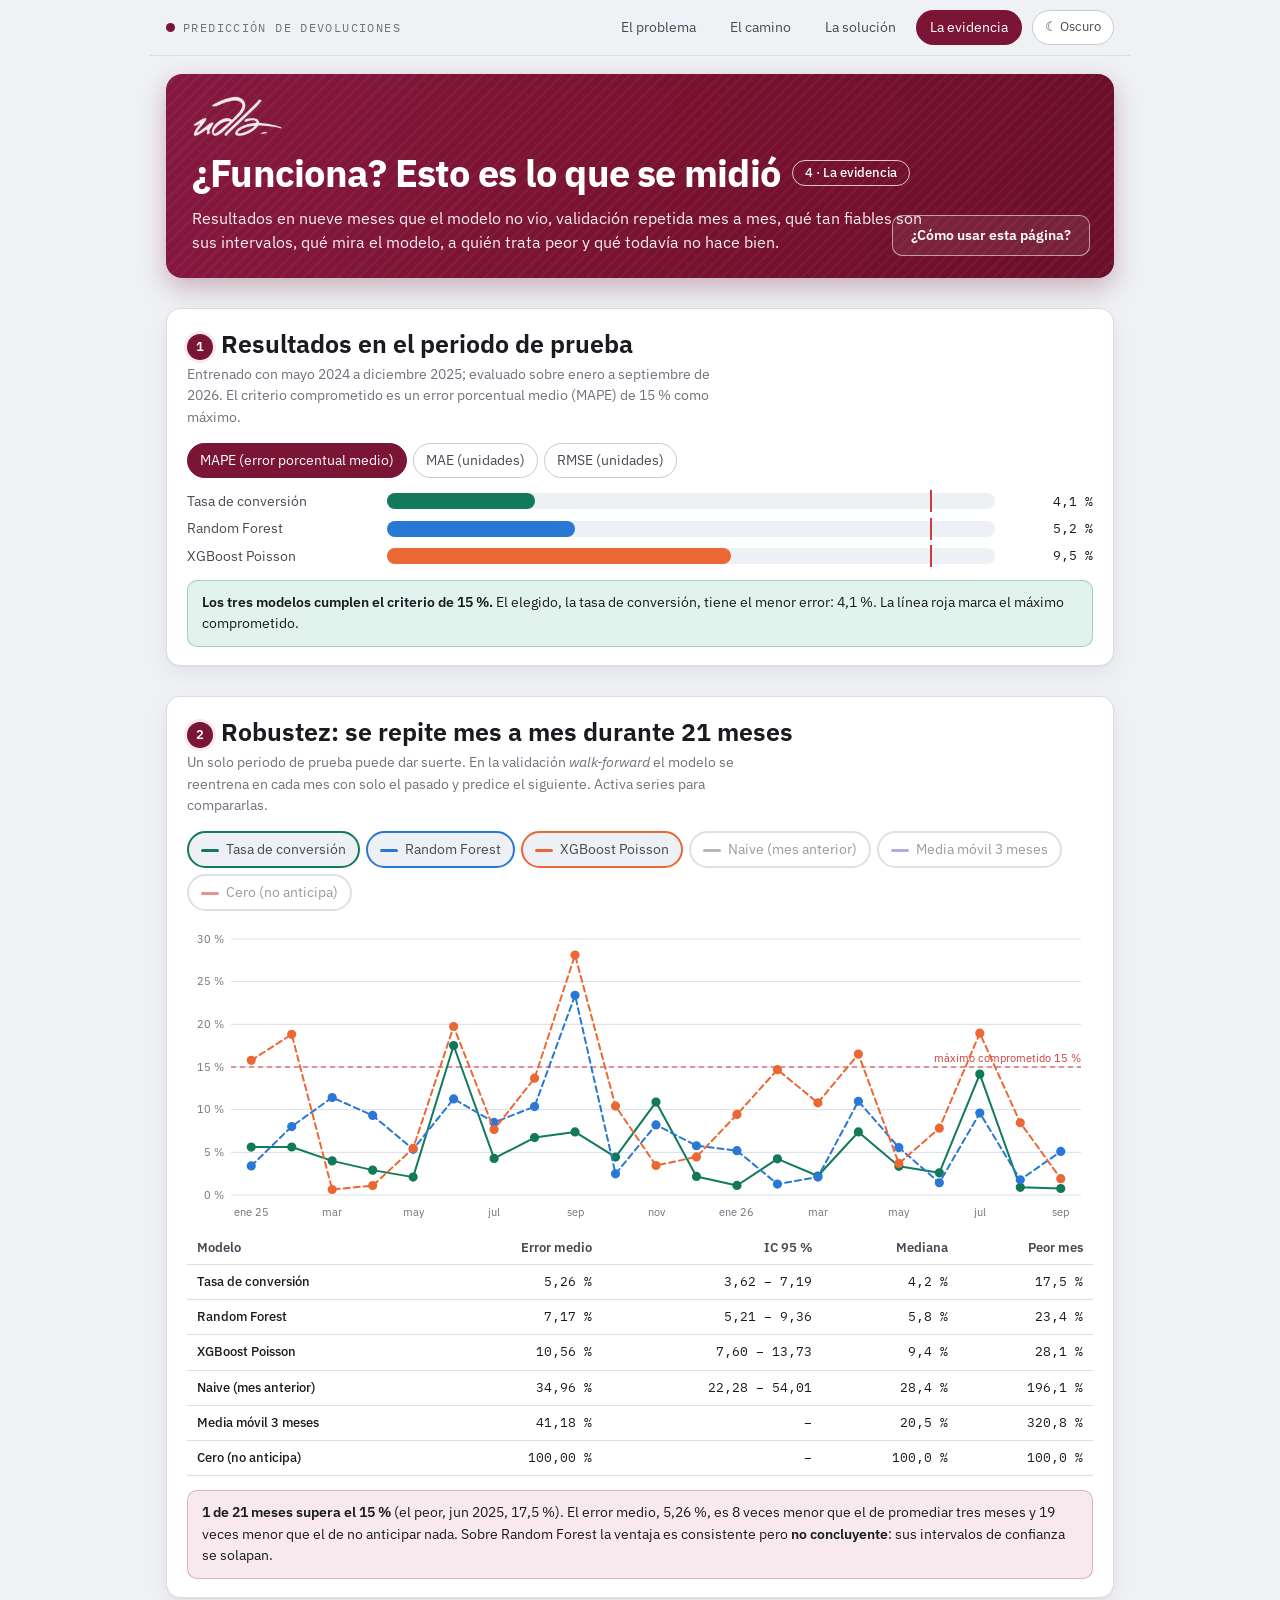
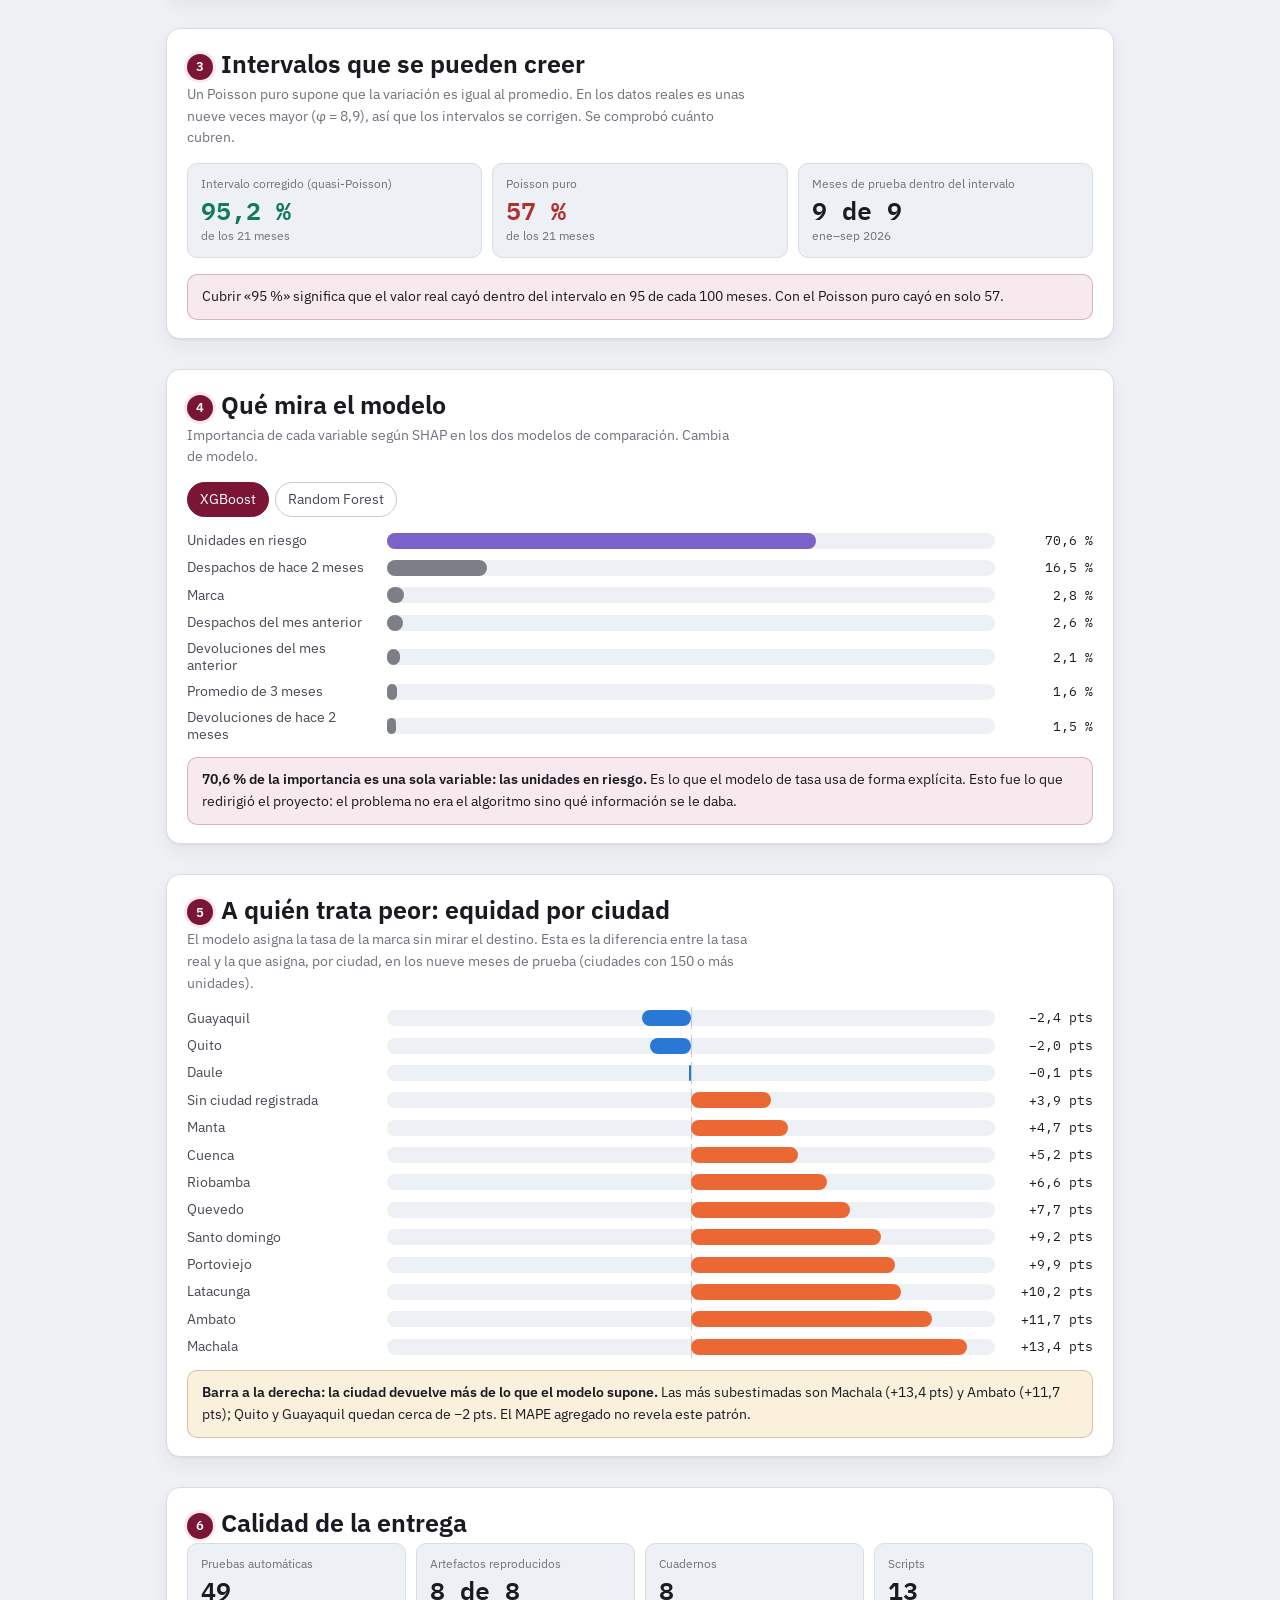
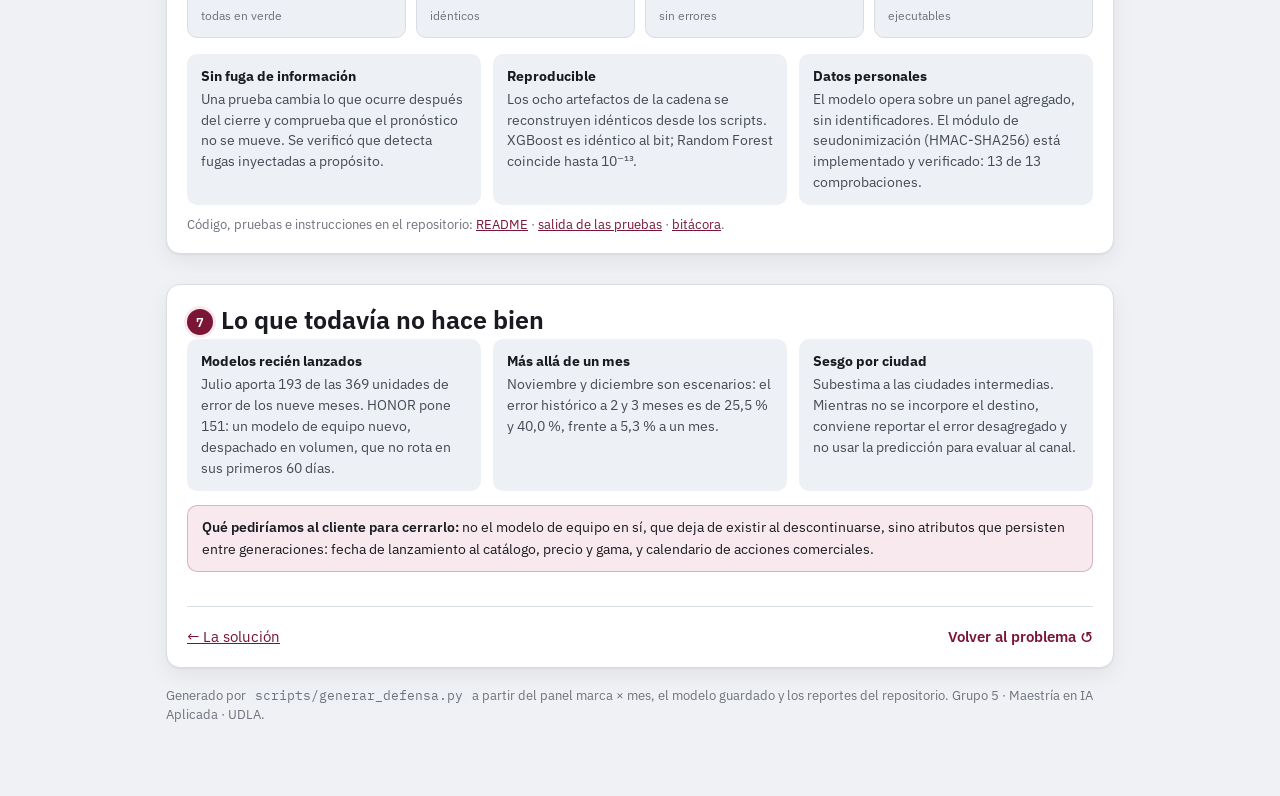
<file: reports/html/defensa/evidencia.html>
<!doctype html>
<html lang="es">
<head>
<meta charset="utf-8">
<meta name="viewport" content="width=device-width, initial-scale=1">
<title>La evidencia · Predicción de devoluciones</title>
<link rel="preconnect" href="https://fonts.googleapis.com">
<link rel="preconnect" href="https://fonts.gstatic.com" crossorigin>
<link rel="stylesheet" href="https://fonts.googleapis.com/css2?family=Spectral:wght@600;700&family=IBM+Plex+Sans:wght@400;500;600&family=IBM+Plex+Mono:wght@400;500;600&display=swap">
<script>try{var t=localStorage.getItem('tema');if(t==='light'||t==='dark')document.documentElement.setAttribute('data-theme',t)}catch(e){}</script>
<style>
:root{
  color-scheme: light;
  --paper:#EFF1F4; --surface:#FFFFFF; --surface-2:#EDF0F4;
  --ink:#191B21; --ink-2:#464A54; --muted:#6E727C;
  --line:#D9DEE5; --line-2:#C3CAD4;
  --accent:#7A1535; --accent-soft:#F8E9EE;
  --c1:#2a78d6; --c2:#eb6834; --c3:#12795A; --c4:#7d7f86; --c5:#7b61c9; --c6:#d03b3b;
  --good:#12795A; --good-soft:#E2F2EC; --warn:#8A5B00; --warn-soft:#FBF0DB; --bad:#B03030; --bad-soft:#FBE9E9;
  --shadow:0 1px 2px rgba(20,25,40,.05), 0 8px 22px rgba(20,25,40,.06);
}
@media (prefers-color-scheme: dark){ :root:not([data-theme="light"]){
  color-scheme: dark;
  --paper:#121419; --surface:#1A1D24; --surface-2:#232730;
  --ink:#E7E9ED; --ink-2:#B6BAC4; --muted:#8A8F9A;
  --line:#2C313B; --line-2:#3B414D;
  --accent:#C4506E; --accent-soft:#33202A;
  --c1:#4b93e8; --c2:#e8703d; --c3:#4BBF95; --c4:#9a9ca3; --c5:#a18ee8; --c6:#e66a6a;
  --good:#4BBF95; --good-soft:#123028; --warn:#D9A742; --warn-soft:#332916; --bad:#E07070; --bad-soft:#331D1D;
  --shadow:0 1px 2px rgba(0,0,0,.3), 0 8px 22px rgba(0,0,0,.25);
}}
*{box-sizing:border-box}
html{scroll-behavior:smooth}
body{background:var(--paper); color:var(--ink); margin:0;
  font-family:"IBM Plex Sans",ui-sans-serif,system-ui,sans-serif; font-size:15px; line-height:1.55; -webkit-font-smoothing:antialiased}
.wrap{max-width:980px; margin:0 auto; padding:0 16px 72px}
a{color:var(--accent)}
nav.top{position:sticky; top:0; z-index:5; background:color-mix(in srgb, var(--paper) 88%, transparent); backdrop-filter:blur(8px);
  border-bottom:1px solid var(--line); margin:0 -16px; padding:10px 16px; display:flex; gap:6px; align-items:center; flex-wrap:wrap}
nav.top .marca{font-family:"IBM Plex Mono",monospace; font-size:11.5px; letter-spacing:.12em; text-transform:uppercase; color:var(--muted); margin-right:auto}
nav.top a{text-decoration:none; font-size:13.5px; padding:6px 13px; border-radius:999px; color:var(--ink-2); border:1px solid transparent}
nav.top a:hover{border-color:var(--line-2)}
nav.top a[aria-current="page"]{background:var(--accent); color:#fff}
header.hero{padding:40px 0 10px}
.eyebrow{font-family:"IBM Plex Mono",monospace; font-size:11.5px; letter-spacing:.13em; text-transform:uppercase; color:var(--muted); margin:0 0 8px}
h1{font-family:"IBM Plex Sans",ui-sans-serif,system-ui,sans-serif; font-weight:700; font-size:clamp(28px,5vw,42px); line-height:1.1; letter-spacing:-.018em; margin:0 0 10px; text-wrap:balance}
h2{font-family:"IBM Plex Sans",ui-sans-serif,system-ui,sans-serif; font-weight:650; font-size:clamp(21px,3vw,25px); margin:0 0 4px; line-height:1.2}
h3{font-size:15px; margin:0 0 4px}
.lead{color:var(--ink-2); font-size:16.5px; margin:0; max-width:66ch}
section{margin-top:30px}
.card{background:var(--surface); border:1px solid var(--line); border-radius:14px; box-shadow:var(--shadow); padding:20px 20px 18px}
.sub{color:var(--muted); font-size:14px; margin:0 0 14px; max-width:70ch}
.paso{display:inline-flex; width:26px; height:26px; border-radius:50%; background:var(--accent); color:#fff; font-size:13px; font-weight:600; align-items:center; justify-content:center; margin-right:8px; vertical-align:2px}

.pills{display:flex; flex-wrap:wrap; gap:6px; margin:0 0 14px}
.pills button,.chip{font:inherit; font-size:13.5px; padding:6px 12px; border-radius:999px; cursor:pointer; border:1px solid var(--line-2); background:var(--surface); color:var(--ink-2)}
.pills button:hover,.chip:hover{border-color:var(--accent)}
.pills button[aria-pressed="true"],.chip[aria-pressed="true"]{background:var(--accent); border-color:var(--accent); color:#fff}
.chip .sw{display:inline-block; width:18px; height:3px; border-radius:2px; vertical-align:middle; margin-right:7px; background:currentColor}
.chip[aria-pressed="false"]{opacity:.55}
.chip.ser{border-width:2px}
.chip.ser[aria-pressed="true"]{background:var(--surface-2); border-color:currentColor}
.chip.ser[aria-pressed="false"]{border-color:var(--line-2)}
.pills button:focus-visible,.chip:focus-visible,input:focus-visible,button:focus-visible{outline:2px solid var(--accent); outline-offset:2px}

.kpis{display:grid; grid-template-columns:repeat(4,1fr); gap:10px; margin:0 0 16px}
.kpis.tres{grid-template-columns:repeat(3,1fr)}
.kpi{background:var(--surface-2); border-radius:10px; padding:11px 13px}
.kpi .l{font-size:12px; color:var(--muted); margin:0}
.kpi .v{font-family:"IBM Plex Mono",monospace; font-weight:600; font-size:clamp(18px,3.4vw,25px); margin:2px 0 0; line-height:1.2}
.kpi .n{font-size:12px; color:var(--muted); margin:2px 0 0}
.badge{display:inline-block; font-size:12px; font-weight:600; padding:1px 9px; border-radius:999px}
.badge.ok{background:var(--good-soft); color:var(--good)} .badge.no{background:var(--bad-soft); color:var(--bad)} .badge.aviso{background:var(--warn-soft); color:var(--warn)}
.callout{border-radius:10px; padding:11px 14px; font-size:14px; margin:14px 0 0; border:1px solid transparent}
.callout.info{background:var(--accent-soft); border-color:color-mix(in srgb, var(--accent) 25%, transparent)}
.callout.aviso{background:var(--warn-soft); border-color:color-mix(in srgb, var(--warn) 30%, transparent)}
.callout.ok{background:var(--good-soft); border-color:color-mix(in srgb, var(--good) 30%, transparent)}
.callout b{font-weight:600}

svg.chart{width:100%; height:auto; display:block; overflow:visible}
.chart text{font-family:"IBM Plex Sans",sans-serif; font-size:11px; fill:var(--muted)}
.chart .grid{stroke:var(--line); stroke-width:1}
.chart .ref{stroke:var(--c6); stroke-width:1.2; stroke-dasharray:5 4}
.chart .reft{fill:var(--c6); font-size:10.5px}
.chart .sel{fill:var(--accent); opacity:.09}
.chart .hit{fill:transparent; cursor:pointer}
.chart .xl.on{fill:var(--ink); font-weight:600}
.chart .l1{stroke:var(--c1)} .chart .l2{stroke:var(--c2)} .chart .l3{stroke:var(--c3)} .chart .l4{stroke:var(--c4)} .chart .l5{stroke:var(--c5)} .chart .l6{stroke:var(--c6)}
.chart .f1{fill:var(--c1)} .chart .f2{fill:var(--c2)} .chart .f3{fill:var(--c3)} .chart .f4{fill:var(--c4)} .chart .f5{fill:var(--c5)} .chart .f6{fill:var(--c6)}
.chart .ln{fill:none; stroke-width:2; stroke-linejoin:round; stroke-linecap:round}
.chart .dash{stroke-dasharray:6 4} .chart .punt{stroke-dasharray:2 4}
.chart .band{opacity:.15}
.chart .pt{stroke-width:2}
.chart .pt.hueco{fill:var(--surface)}
.chart .colb{opacity:.9}

.bars{display:grid; gap:8px}
.bar{display:grid; grid-template-columns:minmax(110px,190px) 1fr 88px; gap:10px; align-items:center; font-size:13.5px}
.bar .nom{color:var(--ink-2); white-space:normal; line-height:1.25; overflow-wrap:anywhere}
.bar .pista{position:relative; height:16px; background:var(--surface-2); border-radius:8px}
.bar .rel{position:absolute; top:0; bottom:0; border-radius:8px; transition:width .35s}
.bar .val{font-family:"IBM Plex Mono",monospace; font-size:12.5px; text-align:right; white-space:nowrap}
.bar .refl{position:absolute; top:-3px; bottom:-3px; width:2px; background:var(--c6)}
.bar.neg .rel{right:50%} .bar.pos .rel{left:50%}
.bar .cero{position:absolute; top:-3px; bottom:-3px; left:50%; width:1px; background:var(--line-2)}

.tw{overflow-x:auto; margin-top:6px}
table{border-collapse:collapse; width:100%; font-size:13.5px; min-width:460px}
th,td{text-align:right; padding:7px 10px; border-bottom:1px solid var(--line); white-space:nowrap}
th:first-child,td:first-child{text-align:left}
th{font-weight:600; color:var(--ink-2); font-size:12.5px}
td{font-family:"IBM Plex Mono",monospace; font-size:13px}
td:first-child{font-family:"IBM Plex Sans",sans-serif; font-weight:500}
tfoot td{font-weight:600; border-bottom:0; background:var(--surface-2)}
.note{font-size:12.5px; color:var(--muted); margin:10px 0 0}

.grid2{display:grid; grid-template-columns:1.05fr .95fr; gap:20px; align-items:start}
.grid3{display:grid; grid-template-columns:repeat(3,1fr); gap:12px}
.mini{background:var(--surface-2); border-radius:10px; padding:12px 14px; font-size:13.5px; color:var(--ink-2)}
.mini b{display:block; color:var(--ink); margin-bottom:2px}
.ctl{display:grid; gap:6px; margin:10px 0}
.ctl label{font-size:13.5px; color:var(--ink-2); display:flex; justify-content:space-between; gap:10px}
.ctl label span{font-family:"IBM Plex Mono",monospace; color:var(--ink)}
input[type=range]{width:100%; accent-color:var(--accent)}
.inputs{display:grid; gap:8px}
.row{display:grid; grid-template-columns:1fr 92px 64px; gap:10px; align-items:center; font-size:14px}
.row input[type=number]{font:inherit; font-family:"IBM Plex Mono",monospace; width:100%; padding:6px 8px; text-align:right; border:1px solid var(--line-2); border-radius:8px; background:var(--surface); color:var(--ink)}
.row .t{font-family:"IBM Plex Mono",monospace; font-size:12.5px; color:var(--muted); text-align:right}
.btn{font:inherit; font-size:13px; padding:6px 12px; border-radius:8px; cursor:pointer; border:1px solid var(--line-2); background:var(--surface); color:var(--ink-2)}
.btn:hover{border-color:var(--accent)}
code{font-family:"IBM Plex Mono",monospace; font-size:12.5px; background:var(--surface-2); padding:1px 6px; border-radius:5px}
pre{font-family:"IBM Plex Mono",monospace; font-size:12.5px; background:var(--surface-2); padding:12px 14px; border-radius:10px; overflow-x:auto; margin:12px 0 0}
.nodo{cursor:pointer}
.nodo rect{fill:var(--surface); stroke:var(--line-2); stroke-width:1.4; transition:stroke .15s, fill .15s}
.nodo:hover rect,.nodo.on rect{stroke:var(--accent); fill:var(--accent-soft)}
.nodo text{fill:var(--ink); font-size:12.5px; font-weight:500} .nodo .s{fill:var(--muted); font-size:11px; font-weight:400}
.flecha{stroke:var(--line-2); stroke-width:1.6; fill:none}
.pie{display:flex; justify-content:space-between; gap:12px; flex-wrap:wrap; margin-top:34px; padding-top:18px; border-top:1px solid var(--line)}
.pie a.sig{font-weight:600; text-decoration:none}
footer{margin-top:18px; font-size:12.5px; color:var(--muted)}

@media (max-width:760px){
  .kpis,.kpis.tres{grid-template-columns:1fr 1fr}
  .grid2,.grid3{grid-template-columns:1fr}
  .bar{grid-template-columns:96px 1fr 76px}
}
@media (prefers-reduced-motion:reduce){ *{transition:none!important; scroll-behavior:auto!important} }

.tema{font:inherit; font-size:13px; padding:6px 12px; border-radius:999px; cursor:pointer; border:1px solid var(--line-2); background:var(--surface); color:var(--ink-2); margin-left:4px}
.tema:hover{border-color:var(--accent)}
/* camino */
.rail{display:flex; gap:6px; list-style:none; padding:0; margin:0 0 6px; overflow-x:auto}
.rail li{flex:1 0 auto}
.rail button{width:100%; font:inherit; font-size:12.5px; cursor:pointer; text-align:left; padding:8px 10px; border-radius:10px; border:1px solid var(--line-2); background:var(--surface); color:var(--ink-2); display:flex; gap:8px; align-items:center}
.rail button .n{display:inline-flex; width:22px; height:22px; border-radius:50%; align-items:center; justify-content:center; background:var(--surface-2); font-weight:600; flex:none}
.rail button[aria-current="step"]{border-color:var(--accent); background:var(--accent-soft); color:var(--ink)}
.rail button[aria-current="step"] .n{background:var(--accent); color:#fff}
.rail button.hecho .n{background:var(--good-soft); color:var(--good)}
.rail .t{white-space:nowrap}
.mandos{display:flex; justify-content:space-between; gap:10px; margin:14px 0 0}
.btn.pri{background:var(--accent); border-color:var(--accent); color:#fff}
.btn[disabled]{opacity:.4; cursor:default}
.celdas{display:flex; flex-wrap:wrap; gap:3px; max-width:340px}
.celdas i{width:15px; height:15px; border-radius:3px; background:var(--c1); opacity:.75}
.tramo{height:15px; border-radius:4px; background:var(--c3); transition:width .25s}
.fork{display:grid; grid-template-columns:1fr 1fr; gap:12px}
.fork button{font:inherit; text-align:left; padding:14px 16px; border-radius:12px; border:1px solid var(--line-2); background:var(--surface); color:var(--ink); cursor:pointer}
.fork button:hover{border-color:var(--accent)}
.fork button[aria-pressed="true"]{border-color:var(--accent); background:var(--accent-soft)}
.fork button b{display:block; margin-bottom:3px}
.cmp th:first-child,.cmp td:first-child{white-space:normal; min-width:140px}
.cmp td{font-family:"IBM Plex Sans",sans-serif; white-space:normal; text-align:left}
.cmp td.num{font-family:"IBM Plex Mono",monospace; text-align:right; white-space:nowrap}
.candado{border:1.5px dashed var(--line-2); border-radius:12px; padding:16px; text-align:center; color:var(--muted)}
details.mas{margin-top:14px; border:1px solid var(--line); border-radius:10px; padding:10px 14px; background:var(--surface-2)}
details.mas summary{cursor:pointer; font-weight:600; font-size:14px}
details.mas > :not(summary){margin-top:10px}
.formula{display:flex; flex-wrap:wrap; gap:8px; align-items:center; font-size:15px; margin:6px 0}
.formula .chipf{padding:8px 14px; border-radius:10px; background:var(--surface-2); border:1px solid var(--line-2); font-weight:600}
.formula .op{font-size:20px; color:var(--muted)}
.dos{display:grid; grid-template-columns:1fr 1fr; gap:14px}
@media (max-width:760px){ .fork,.dos{grid-template-columns:1fr} .rail .t{display:none} }

@media (max-width:900px){ nav.top .marca{display:none} nav.top{justify-content:flex-end} }

/* ---- Banner institucional (granate UDLA) ---- */
header.hero.banner{position:relative; margin:18px 0 0; padding:22px 26px 24px; border-radius:16px; color:#fff; overflow:hidden;
  background:
    repeating-linear-gradient(135deg, rgba(255,255,255,.04) 0 2px, transparent 2px 8px),
    linear-gradient(100deg,#85183f 0%,#78122f 55%,#6b0f2c 100%);
  box-shadow:0 10px 26px rgba(107,15,44,.28)}
.banner .logo{height:40px; width:auto; display:block; margin:0 0 16px}
.banner .fila{display:flex; align-items:center; gap:12px; flex-wrap:wrap}
.banner h1{color:#fff; margin:0; font-size:clamp(26px,4.4vw,38px); letter-spacing:-.02em}
.banner .tag{font-size:13px; font-weight:500; padding:2px 12px; border:1px solid rgba(255,255,255,.75); border-radius:999px; color:#fff; white-space:nowrap}
.banner .lead{color:rgba(255,255,255,.93); margin:12px 0 0; max-width:74ch; font-size:15.5px}
.banner .lead b{color:#fff}
.banner .ayuda{position:absolute; right:24px; bottom:22px; font:inherit; font-size:13.5px; font-weight:600; color:#fff; cursor:pointer;
  padding:9px 18px; border-radius:10px; border:1px solid rgba(255,255,255,.55); background:rgba(255,255,255,.08)}
.banner .ayuda:hover,.banner .ayuda[aria-expanded="true"]{background:rgba(255,255,255,.2)}
.banner .ayuda:focus-visible{outline:2px solid #fff; outline-offset:2px}
.ayuda-panel{margin-top:10px; border-left:4px solid var(--accent); background:var(--surface); border-radius:10px; padding:12px 16px; font-size:14px; color:var(--ink-2); box-shadow:var(--shadow)}
.ayuda-panel[hidden]{display:none}
.ayuda-panel b{color:var(--ink)}
@media (max-width:860px){ .banner .ayuda{position:static; margin-top:16px} .banner .lead{max-width:none} }
nav.top .marca{display:flex; align-items:center; gap:8px}
nav.top .marca::before{content:""; width:9px; height:9px; border-radius:50%; background:var(--accent)}
.card h2 .paso{box-shadow:0 0 0 3px var(--accent-soft)}
.kpi{border:1px solid var(--line)}
@media print{ nav.top,.banner .ayuda{display:none} header.hero.banner{box-shadow:none; -webkit-print-color-adjust:exact; print-color-adjust:exact} }

:root[data-theme="dark"]{
  color-scheme: dark;
  --paper:#121419; --surface:#1A1D24; --surface-2:#232730;
  --ink:#E7E9ED; --ink-2:#B6BAC4; --muted:#8A8F9A;
  --line:#2C313B; --line-2:#3B414D;
  --accent:#C4506E; --accent-soft:#33202A;
  --c1:#4b93e8; --c2:#e8703d; --c3:#4BBF95; --c4:#9a9ca3; --c5:#a18ee8; --c6:#e66a6a;
  --good:#4BBF95; --good-soft:#123028; --warn:#D9A742; --warn-soft:#332916; --bad:#E07070; --bad-soft:#331D1D;
  --shadow:0 1px 2px rgba(0,0,0,.3), 0 8px 22px rgba(0,0,0,.25);
}

</style>
</head>
<body>
<div class="wrap">
<nav class="top" aria-label="Secciones">
  <span class="marca">Predicción de devoluciones</span>
  <a href="index.html">El problema</a><a href="camino.html">El camino</a><a href="solucion.html">La solución</a><a href="evidencia.html" aria-current="page">La evidencia</a>
  <button class="tema" id="tema" type="button" aria-label="Cambiar entre modo claro y modo oscuro"></button>
</nav>
<header class="hero banner">
  <img class="logo" alt="Universidad de Las Américas" src="[data-uri]">
  <div class="fila"><h1>¿Funciona? Esto es lo que se midió</h1><span class="tag">4 · La evidencia</span></div>
  <p class="lead">Resultados en nueve meses que el modelo no vio, validación repetida mes a mes, qué tan fiables son sus intervalos, qué mira el modelo, a quién trata peor y qué todavía no hace bien.</p>
  <button class="ayuda" id="ayuda-btn" type="button" aria-expanded="false" aria-controls="ayuda-panel">¿Cómo usar esta página?</button>
</header>
<div class="ayuda-panel" id="ayuda-panel" hidden>Activa y desactiva las series de la validación, cambia de modelo en la importancia de variables y lee cada cifra junto a su interpretación. Todo sale del código y de los reportes del repositorio.</div>

<section class="card" aria-labelledby="h-res">
  <h2 id="h-res"><span class="paso">1</span>Resultados en el periodo de prueba</h2>
  <p class="sub">Entrenado con mayo 2024 a diciembre 2025; evaluado sobre enero a septiembre de 2026. El criterio comprometido es un error porcentual medio (MAPE) de 15 % como máximo.</p>
  <div class="pills" id="metrica" role="group" aria-label="Métrica"></div>
  <div id="barras-res"></div>
  <div class="callout ok" id="res-texto"></div>
</section>

<section class="card" aria-labelledby="h-wf">
  <h2 id="h-wf"><span class="paso">2</span>Robustez: se repite mes a mes durante 21 meses</h2>
  <p class="sub">Un solo periodo de prueba puede dar suerte. En la validación <i>walk-forward</i> el modelo se reentrena en cada mes con solo el pasado y predice el siguiente. Activa series para compararlas.</p>
  <div class="pills" id="series" role="group" aria-label="Series"></div>
  <svg class="chart" id="wf" viewBox="0 0 720 300" role="img" aria-label="Error de cada modelo en cada mes de evaluación"></svg>
  <div class="tw"><table id="tabla-wf"></table></div>
  <div class="callout info" id="wf-texto"></div>
</section>

<section class="card" aria-labelledby="h-int">
  <h2 id="h-int"><span class="paso">3</span>Intervalos que se pueden creer</h2>
  <p class="sub">Un Poisson puro supone que la variación es igual al promedio. En los datos reales es unas nueve veces mayor (φ = <span id="phi"></span>), así que los intervalos se corrigen. Se comprobó cuánto cubren.</p>
  <div class="kpis tres" id="cob"></div>
  <div class="callout info">Cubrir «95 %» significa que el valor real cayó dentro del intervalo en 95 de cada 100 meses. Con el Poisson puro cayó en solo 57.</div>
</section>

<section class="card" aria-labelledby="h-shap">
  <h2 id="h-shap"><span class="paso">4</span>Qué mira el modelo</h2>
  <p class="sub">Importancia de cada variable según SHAP en los dos modelos de comparación. Cambia de modelo.</p>
  <div class="pills" id="shap-m" role="group" aria-label="Modelo"></div>
  <div id="shap"></div>
  <div class="callout info" id="shap-texto"></div>
</section>

<section class="card" aria-labelledby="h-eq">
  <h2 id="h-eq"><span class="paso">5</span>A quién trata peor: equidad por ciudad</h2>
  <p class="sub">El modelo asigna la tasa de la marca sin mirar el destino. Esta es la diferencia entre la tasa real y la que asigna, por ciudad, en los nueve meses de prueba (ciudades con 150 o más unidades).</p>
  <div id="equidad"></div>
  <div class="callout aviso" id="eq-texto"></div>
</section>

<section class="card" aria-labelledby="h-ing">
  <h2 id="h-ing"><span class="paso">6</span>Calidad de la entrega</h2>
  <div class="kpis" id="ing"></div>
  <div class="grid3">
    <div class="mini"><b>Sin fuga de información</b>Una prueba cambia lo que ocurre después del cierre y comprueba que el pronóstico no se mueve. Se verificó que detecta fugas inyectadas a propósito.</div>
    <div class="mini"><b>Reproducible</b>Los ocho artefactos de la cadena se reconstruyen idénticos desde los scripts. XGBoost es idéntico al bit; Random Forest coincide hasta 10⁻¹³.</div>
    <div class="mini"><b>Datos personales</b>El modelo opera sobre un panel agregado, sin identificadores. El módulo de seudonimización (HMAC-SHA256) está implementado y verificado: 13 de 13 comprobaciones.</div>
  </div>
  <p class="note">Código, pruebas e instrucciones en el repositorio: <a href="../../../README.md">README</a> · <a href="../../pruebas_finales.txt">salida de las pruebas</a> · <a href="../../../CHANGELOG.md">bitácora</a>.</p>
</section>

<section class="card" aria-labelledby="h-lim">
  <h2 id="h-lim"><span class="paso">7</span>Lo que todavía no hace bien</h2>
  <div class="grid3">
    <div class="mini"><b>Modelos recién lanzados</b>Julio aporta 193 de las 369 unidades de error de los nueve meses. HONOR pone 151: un modelo de equipo nuevo, despachado en volumen, que no rota en sus primeros 60 días.</div>
    <div class="mini"><b>Más allá de un mes</b>Noviembre y diciembre son escenarios: el error histórico a 2 y 3 meses es de <span id="h2"></span> y <span id="h3"></span>, frente a <span id="h1"></span> a un mes.</div>
    <div class="mini"><b>Sesgo por ciudad</b>Subestima a las ciudades intermedias. Mientras no se incorpore el destino, conviene reportar el error desagregado y no usar la predicción para evaluar al canal.</div>
  </div>
  <div class="callout info"><b>Qué pediríamos al cliente para cerrarlo:</b> no el modelo de equipo en sí, que deja de existir al descontinuarse, sino atributos que persisten entre generaciones: fecha de lanzamiento al catálogo, precio y gama, y calendario de acciones comerciales.</div>
  <div class="pie"><a href="solucion.html">← La solución</a><a class="sig" href="index.html">Volver al problema ↺</a></div>
</section>
<footer>Generado por <code>scripts/generar_defensa.py</code> a partir del panel marca × mes, el modelo guardado y los reportes del repositorio. Grupo 5 · Maestría en IA Aplicada · UDLA.</footer>
</div>
<script>
const $ = (s, r = document) => r.querySelector(s);
const $$ = (s, r = document) => [...r.querySelectorAll(s)];
const fmt = (n, d = 0) => n.toLocaleString('de-DE', {minimumFractionDigits: d, maximumFractionDigits: d});
const pct = (n, d = 1) => fmt(n, d) + ' %';
const sgn = (n, d = 0) => (n > 0 ? '+' : n < 0 ? '−' : '') + fmt(Math.abs(n), d);
const MES = ['ene', 'feb', 'mar', 'abr', 'may', 'jun', 'jul', 'ago', 'sep', 'oct', 'nov', 'dic'];
const etiqueta = iso => { const [y, m] = iso.split('-'); return MES[+m - 1] + ' ' + y; };
const corta = iso => { const [y, m] = iso.split('-'); return MES[+m - 1] + (m === '01' ? ' ' + y.slice(2) : ''); };

/* Todo lo que depende del ancho se registra aquí y se redibuja al cambiar el tamaño. */
const redibujables = [];
function registrar(fn) { redibujables.push(fn); fn(); }
let _t; addEventListener('resize', () => { clearTimeout(_t); _t = setTimeout(() => redibujables.forEach(f => f()), 120); });

/* Un SVG no tiene offsetParent: la visibilidad se mide con sus rectángulos de dibujo. */
const visible = el => el.getClientRects().length > 0;
const ancho = el => Math.max(300, Math.round(el.getBoundingClientRect().width || el.parentElement.clientWidth));
function escala(max) {
  for (const base of [1, 2, 5, 10, 20, 50, 100, 200, 250, 500, 1000, 2000, 5000]) {
    if (max / base <= 6) return [Math.ceil(max / base) * base, base];
  }
  return [max, max / 5];
}
const corridas = a => {            // tramos contiguos sin valores nulos
  const r = []; let c = [];
  a.forEach((v, i) => { if (v == null) { if (c.length) r.push(c); c = []; } else c.push(i); });
  if (c.length) r.push(c); return r;
};

/* Lineas con puntos, bandas, linea de referencia y mes seleccionable. */
function lineas(el, c) {
  const W = ancho(el), H = c.alto || (W < 520 ? 240 : 300), L = c.izq || 44, R = 12, T = 14, B = 30, n = c.etiquetas.length;
  const vs = [];
  c.series.forEach(s => s.valores.forEach(v => v != null && vs.push(v)));
  (c.bandas || []).forEach(b => b.hi.forEach(v => v != null && vs.push(v)));
  if (c.ref) vs.push(c.ref.y);
  const [tope, paso] = escala(Math.max(...vs) * 1.06);
  const x = i => L + (W - L - R) * (i + .5) / n, y = v => T + (H - T - B) * (1 - v / tope);
  const yf = c.yfmt || (v => fmt(v));
  let s = '';
  for (let v = 0; v <= tope + 1e-9; v += paso)
    s += `<line class="grid" x1="${L}" x2="${W - R}" y1="${y(v)}" y2="${y(v)}"/><text x="${L - 7}" y="${y(v) + 3.5}" text-anchor="end">${yf(v)}</text>`;
  const w = (W - L - R) / n;
  if (c.sel != null) s += `<rect class="sel" x="${x(c.sel) - w / 2}" y="${T}" width="${w}" height="${H - T - B}" rx="6"/>`;
  (c.bandas || []).forEach(b => corridas(b.hi).forEach(r => {
    const up = r.map(i => `${x(i)},${y(b.hi[i])}`), dn = r.map(i => `${x(i)},${y(b.lo[i])}`).reverse();
    s += `<polygon class="band ${b.cls}" points="${up.concat(dn).join(' ')}"/>`;
  }));
  if (c.ref) s += `<line class="ref" x1="${L}" x2="${W - R}" y1="${y(c.ref.y)}" y2="${y(c.ref.y)}"/><text class="reft" x="${W - R}" y="${y(c.ref.y) - 5}" text-anchor="end">${c.ref.texto}</text>`;
  c.series.forEach(se => {
    corridas(se.valores).forEach(r => {
      s += `<polyline class="ln l${se.k} ${se.trazo || ''}" points="${r.map(i => `${x(i)},${y(se.valores[i])}`).join(' ')}"/>`;
    });
    if (se.puntos !== false) se.valores.forEach((v, i) => {
      if (v == null) return;
      const r = i === c.sel ? 5.5 : 3.6;
      s += `<circle class="pt l${se.k} ${se.hueco && se.hueco.includes(i) ? 'hueco' : 'f' + se.k}" cx="${x(i)}" cy="${y(v)}" r="${r}"/>`;
    });
  });
  const salto = Math.ceil(n / Math.max(1, Math.floor((W - L) / 44)));
  c.etiquetas.forEach((e, i) => {
    if (i % salto === 0 || i === c.sel) s += `<text class="xl ${i === c.sel ? 'on' : ''}" x="${x(i)}" y="${H - 9}" text-anchor="middle">${e}</text>`;
    s += `<rect class="hit" data-i="${i}" x="${x(i) - w / 2}" y="${T}" width="${w}" height="${H - T}"><title>${c.titulo ? c.titulo(i) : e}</title></rect>`;
  });
  el.setAttribute('viewBox', `0 0 ${W} ${H}`); el.innerHTML = s;
  if (c.alSel) $$('.hit', el).forEach(r => r.onclick = () => c.alSel(+r.dataset.i));
}

/* Columnas con una linea opcional encima. */
function columnas(el, c) {
  const W = ancho(el), H = c.alto || (W < 520 ? 220 : 270), L = 44, R = 10, T = 14, B = 30, n = c.etiquetas.length;
  const vs = c.valores.concat(c.linea ? c.linea.valores : []).concat(c.ref ? [c.ref.y] : []).filter(v => v != null);
  const [tope, paso] = escala(Math.max(...vs) * 1.06);
  const x = i => L + (W - L - R) * (i + .5) / n, y = v => T + (H - T - B) * (1 - v / tope), w = (W - L - R) / n;
  let s = '';
  for (let v = 0; v <= tope + 1e-9; v += paso)
    s += `<line class="grid" x1="${L}" x2="${W - R}" y1="${y(v)}" y2="${y(v)}"/><text x="${L - 7}" y="${y(v) + 3.5}" text-anchor="end">${fmt(v)}</text>`;
  c.valores.forEach((v, i) => {
    const sel = c.sel === i;
    s += `<rect class="colb f${c.k || 1}" x="${x(i) - w * .36}" y="${y(v)}" width="${w * .72}" height="${y(0) - y(v)}" rx="2" opacity="${c.sel == null || sel ? .92 : .45}"/>`;
  });
  if (c.linea) s += `<polyline class="ln l${c.linea.k} ${c.linea.trazo || ''}" points="${c.linea.valores.map((v, i) => `${x(i)},${y(v)}`).join(' ')}"/>`;
  if (c.ref) s += `<line class="ref" x1="${L}" x2="${W - R}" y1="${y(c.ref.y)}" y2="${y(c.ref.y)}"/><text class="reft" x="${W - R}" y="${y(c.ref.y) - 5}" text-anchor="end">${c.ref.texto}</text>`;
  if (c.etiquetasValor) c.valores.forEach((v, i) => { s += `<text x="${x(i)}" y="${y(v) - 6}" text-anchor="middle" style="fill:var(--ink);font-weight:600">${c.etiquetasValor(v)}</text>`; });
  const salto = Math.ceil(n / Math.max(1, Math.floor((W - L) / 40)));
  c.etiquetas.forEach((e, i) => {
    if (i % salto === 0) s += `<text class="xl" x="${x(i)}" y="${H - 9}" text-anchor="middle">${e}</text>`;
    s += `<rect class="hit" data-i="${i}" x="${x(i) - w / 2}" y="${T}" width="${w}" height="${H - T}"><title>${c.titulo ? c.titulo(i) : e}</title></rect>`;
  });
  el.setAttribute('viewBox', `0 0 ${W} ${H}`); el.innerHTML = s;
  if (c.alSel) $$('.hit', el).forEach(r => r.onclick = () => c.alSel(+r.dataset.i));
}

/* Barras horizontales en HTML. Con `divergente` se centran en cero. */
function barras(el, items, o = {}) {
  let max = o.max ?? Math.max(...items.map(i => Math.abs(i.valor)));
  if (o.ref != null) max = Math.max(max, o.ref * 1.12);   // la referencia siempre cabe en la escala
  el.className = 'bars';
  el.innerHTML = items.map(i => {
    const a = Math.abs(i.valor) / max * (o.divergente ? 50 : 100);
    const pos = o.divergente ? (i.valor >= 0 ? `left:50%;width:${a}%` : `left:${50 - a}%;width:${a}%`) : `left:0;width:${a}%`;
    const ref = o.ref != null ? `<span class="refl" style="left:${o.ref / max * 100}%"></span>` : '';
    return `<div class="bar"><span class="nom" title="${i.nombre}">${i.nombre}</span>
      <span class="pista">${o.divergente ? '<span class="cero"></span>' : ''}<span class="rel" style="${pos};background:var(--c${i.k || 1})"></span>${ref}</span>
      <span class="val">${i.texto ?? fmt(i.valor, o.dec || 0)}</span></div>`;
  }).join('');
}

function pastillas(el, etiquetas, sel, alSel) {
  el.innerHTML = etiquetas.map((e, i) => `<button type="button" data-i="${i}" aria-pressed="${i === sel}">${e}</button>`).join('');
  $$('button', el).forEach(b => b.onclick = () => alSel(+b.dataset.i));
}

/* Modo claro / oscuro: respeta la preferencia del sistema hasta que la persona elige. */
(function () {
  const raiz = document.documentElement, btn = $('#tema'), sis = matchMedia('(prefers-color-scheme: dark)');
  const actual = () => raiz.getAttribute('data-theme') || (sis.matches ? 'dark' : 'light');
  const pintar = () => { const t = actual(); btn.textContent = t === 'dark' ? '☀ Claro' : '☾ Oscuro'; btn.setAttribute('aria-pressed', t === 'dark'); };
  btn.onclick = () => {
    const n = actual() === 'dark' ? 'light' : 'dark';
    raiz.setAttribute('data-theme', n);
    try { localStorage.setItem('tema', n); } catch (e) {}
    pintar();
  };
  if (sis.addEventListener) sis.addEventListener('change', () => { if (!raiz.getAttribute('data-theme')) pintar(); });
  pintar();
})();


/* Ayuda de la pagina: abre y cierra el panel «¿Cómo usar esta página?». */
(function(){
  const b = document.getElementById('ayuda-btn'), p = document.getElementById('ayuda-panel');
  if (!b || !p) return;
  b.addEventListener('click', function(){ const abre = p.hidden; p.hidden = !abre; b.setAttribute('aria-expanded', abre ? 'true' : 'false'); });
})();

</script>
<script>
const D = {"phi": 8.86, "test": [{"modelo": "Tasa de conversión", "MAPE %": 4.1, "MAE": 41.0, "RMSE": 69.9, "WMAPE": 0.1161, "cumple ≤ 15 %": "sí"}, {"modelo": "Random Forest", "MAPE %": 5.2, "MAE": 49.0, "RMSE": 63.6, "WMAPE": 0.1183, "cumple ≤ 15 %": "sí"}, {"modelo": "XGBoost Poisson", "MAPE %": 9.5, "MAE": 76.4, "RMSE": 89.7, "WMAPE": 0.179, "cumple ≤ 15 %": "sí"}], "wf": {"etiquetas": ["2025-01", "2025-02", "2025-03", "2025-04", "2025-05", "2025-06", "2025-07", "2025-08", "2025-09", "2025-10", "2025-11", "2025-12", "2026-01", "2026-02", "2026-03", "2026-04", "2026-05", "2026-06", "2026-07", "2026-08", "2026-09"], "real": [1439.0, 1304.0, 1381.0, 1686.0, 1217.0, 2244.0, 1582.0, 1395.0, 2098.0, 1963.0, 1274.0, 992.0, 335.0, 478.0, 732.0, 882.0, 1036.0, 725.0, 1364.0, 1100.0, 899.0], "naive": [1309.0, 1439.0, 1304.0, 1381.0, 1686.0, 1217.0, 2244.0, 1582.0, 1395.0, 2098.0, 1963.0, 1274.0, 992.0, 335.0, 478.0, 732.0, 882.0, 1036.0, 725.0, 1364.0, 1100.0], "mm": [1082.0, 1221.0, 1350.667, 1374.667, 1457.0, 1428.0, 1715.667, 1681.0, 1740.333, 1691.667, 1818.667, 1778.333, 1409.667, 867.0, 601.667, 515.0, 697.333, 883.333, 881.0, 1041.667, 1063.0], "cero": [0.0, 0.0, 0.0, 0.0, 0.0, 0.0, 0.0, 0.0, 0.0, 0.0, 0.0, 0.0, 0.0, 0.0, 0.0, 0.0, 0.0, 0.0, 0.0, 0.0, 0.0], "mape": {"naive": 34.96, "mm": 41.18, "cero": 100.0}, "peor": {"naive": 196.12, "mm": 320.8, "cero": 100.0}, "ape": {"XGBoost Poisson": [15.777, 18.825, 0.646, 1.099, 5.472, 19.747, 7.663, 13.689, 28.115, 10.417, 3.455, 4.464, 9.437, 14.691, 10.805, 16.509, 3.704, 7.829, 18.965, 8.466, 1.908], "Naive (mes anterior)": [9.034, 10.353, 5.576, 18.09, 38.537, 45.766, 41.846, 13.405, 33.508, 6.877, 54.082, 28.427, 196.119, 29.916, 34.699, 17.007, 14.865, 42.897, 46.848, 24.0, 22.358], "Random Forest": [3.403, 8.022, 11.428, 9.325, 5.356, 11.259, 8.508, 10.365, 23.41, 2.484, 8.217, 5.772, 5.198, 1.281, 2.097, 10.989, 5.56, 1.436, 9.606, 1.786, 5.101], "Cero (no anticipa)": [100.0, 100.0, 100.0, 100.0, 100.0, 100.0, 100.0, 100.0, 100.0, 100.0, 100.0, 100.0, 100.0, 100.0, 100.0, 100.0, 100.0, 100.0, 100.0, 100.0, 100.0], "Media móvil 3 meses": [24.809, 6.365, 2.196, 18.466, 19.721, 36.364, 8.449, 20.502, 17.048, 13.822, 42.752, 79.267, 320.796, 81.381, 17.805, 41.61, 32.69, 21.839, 35.411, 5.303, 18.242], "Tasa de conversión": [5.614, 5.627, 3.999, 2.915, 2.096, 17.521, 4.283, 6.732, 7.394, 4.443, 10.892, 2.176, 1.117, 4.236, 2.223, 7.388, 3.358, 2.602, 14.165, 0.903, 0.764]}, "resumen": [{"modelo": "Tasa de conversión", "media": 5.26, "mediana": 4.24, "peor": 17.52, "ic": [3.62, 7.19]}, {"modelo": "Random Forest", "media": 7.17, "mediana": 5.77, "peor": 23.41, "ic": [5.21, 9.36]}, {"modelo": "XGBoost Poisson", "media": 10.56, "mediana": 9.44, "peor": 28.11, "ic": [7.6, 13.73]}, {"modelo": "Naive (mes anterior)", "media": 34.96, "mediana": 28.43, "peor": 196.12, "ic": [22.28, 54.01]}, {"modelo": "Media móvil 3 meses", "media": 41.18, "mediana": 20.5, "peor": 320.8, "ic": null}, {"modelo": "Cero (no anticipa)", "media": 100.0, "mediana": 100.0, "peor": 100.0, "ic": null}], "sobre15": 1, "peor_mes": "2025-06"}, "cob": {"quasi": 0.9523809523809523, "poisson": 0.5714285714285714, "prueba_dentro": 9, "prueba_n": 9}, "shap": [{"v": "en_riesgo", "vals": [70.6, 94.2]}, {"v": "desp_lag2", "vals": [16.5, 0.9]}, {"v": "marca", "vals": [2.8, 0.7]}, {"v": "desp_lag1", "vals": [2.6, 0.3]}, {"v": "dev_lag1", "vals": [2.1, 0.8]}, {"v": "dev_mm3", "vals": [1.6, 0.5]}, {"v": "dev_lag2", "vals": [1.5, 0.3]}], "equidad": [{"ciudad": "Guayaquil", "dev": -0.024}, {"ciudad": "Quito", "dev": -0.02}, {"ciudad": "Daule", "dev": -0.001}, {"ciudad": "Sin ciudad registrada", "dev": 0.039}, {"ciudad": "Manta", "dev": 0.047}, {"ciudad": "Cuenca", "dev": 0.052}, {"ciudad": "Riobamba", "dev": 0.066}, {"ciudad": "Quevedo", "dev": 0.077}, {"ciudad": "Santo domingo", "dev": 0.092}, {"ciudad": "Portoviejo", "dev": 0.099}, {"ciudad": "Latacunga", "dev": 0.102}, {"ciudad": "Ambato", "dev": 0.117}, {"ciudad": "Machala", "dev": 0.134}], "pruebas": 49, "scripts": 13, "hor": [5.289366939347399, 25.486101421985023, 39.96279300714524]};
/* ---------- 1 · resultados ---------- */
const MET = [['MAPE %', 'MAPE (error porcentual medio)', v => pct(v, 1)], ['MAE', 'MAE (unidades)', v => fmt(v, 1)], ['RMSE', 'RMSE (unidades)', v => fmt(v, 1)]];
let met = 0;
function resultados() {
  pastillas($('#metrica'), MET.map(m => m[1]), met, i => { met = i; resultados(); });
  const [col, , f] = MET[met], orden = D.test.map(m => ({nombre: m.modelo, valor: m[col], k: m.modelo.startsWith('Tasa') ? 3 : m.modelo.startsWith('Random') ? 1 : 2, texto: f(m[col])}));
  barras($('#barras-res'), orden, {max: Math.max(...orden.map(o => o.valor)) * 1.15, ref: met === 0 ? 15 : null});
  const t = D.test[0];
  $('#res-texto').innerHTML = met === 0
    ? `<b>Los tres modelos cumplen el criterio de 15 %.</b> El elegido, la tasa de conversión, tiene el menor error: ${pct(t['MAPE %'], 1)}. La línea roja marca el máximo comprometido.`
    : met === 1 ? `<b>El modelo elegido tiene el menor MAE:</b> ${fmt(t.MAE, 1)} unidades de error medio por mes, frente a ${fmt(D.test[1].MAE, 1)} de Random Forest.`
    : `<b>En RMSE, Random Forest queda ligeramente mejor</b> (${fmt(D.test[1].RMSE, 1)} frente a ${fmt(t.RMSE, 1)}): esta métrica penaliza más los errores grandes de un solo mes, y ahí el modelo elegido tiene un mes malo (julio).`;
}
resultados();

/* ---------- 2 · walk-forward ---------- */
const SER = [['Tasa de conversión', 3, ''], ['Random Forest', 1, 'dash'], ['XGBoost Poisson', 2, 'dash'], ['Naive (mes anterior)', 4, 'punt'], ['Media móvil 3 meses', 5, 'punt'], ['Cero (no anticipa)', 6, 'punt']];
const act = Object.fromEntries(SER.map(s => [s[0], s[1] <= 3]));
function wf() {
  $('#series').innerHTML = SER.map(s => `<button class="chip ser" type="button" data-n="${s[0]}" aria-pressed="${act[s[0]]}" style="color:var(--c${s[1]})"><span class="sw"></span><span style="color:var(--ink-2)">${s[0]}</span></button>`).join('');
  $$('#series .chip').forEach(b => b.onclick = () => { act[b.dataset.n] = !act[b.dataset.n]; if (!Object.values(act).some(Boolean)) act[b.dataset.n] = true; wf(); });
  lineas($('#wf'), {
    etiquetas: D.wf.etiquetas.map(corta), yfmt: v => v + ' %', ref: {y: 15, texto: 'máximo comprometido 15 %'},
    series: SER.filter(s => act[s[0]]).map(s => ({valores: D.wf.ape[s[0]], k: s[1], trazo: s[2], puntos: s[1] <= 3})),
    titulo: i => `${etiqueta(D.wf.etiquetas[i])}: ` + SER.filter(s => act[s[0]]).map(s => `${s[0]} ${fmt(D.wf.ape[s[0]][i], 1)} %`).join(' · ')
  });
}
registrar(wf);
$('#tabla-wf').innerHTML = `<thead><tr><th>Modelo</th><th>Error medio</th><th>IC 95 %</th><th>Mediana</th><th>Peor mes</th></tr></thead><tbody>${
  D.wf.resumen.map(r => `<tr><td>${r.modelo}</td><td>${pct(r.media, 2)}</td><td>${r.ic ? fmt(r.ic[0], 2) + ' – ' + fmt(r.ic[1], 2) : '–'}</td><td>${pct(r.mediana, 1)}</td><td>${pct(r.peor, 1)}</td></tr>`).join('')}</tbody>`;
{
  const r = Object.fromEntries(D.wf.resumen.map(x => [x.modelo, x]));
  $('#wf-texto').innerHTML = `<b>${D.wf.sobre15} de ${D.wf.etiquetas.length} meses supera el 15 %</b> (el peor, ${etiqueta(D.wf.peor_mes)}, ${pct(r['Tasa de conversión'].peor, 1)}). El error medio, ${pct(r['Tasa de conversión'].media, 2)}, es ${fmt(r['Media móvil 3 meses'].media / r['Tasa de conversión'].media)} veces menor que el de promediar tres meses y ${fmt(100 / r['Tasa de conversión'].media)} veces menor que el de no anticipar nada. Sobre Random Forest la ventaja es consistente pero <b>no concluyente</b>: sus intervalos de confianza se solapan.`;
}

/* ---------- 3 · intervalos ---------- */
$('#phi').textContent = fmt(D.phi, 1);
$('#cob').innerHTML = `
  <div class="kpi"><p class="l">Intervalo corregido (quasi-Poisson)</p><p class="v" style="color:var(--good)">${pct(D.cob.quasi * 100, 1)}</p><p class="n">de los ${D.wf.etiquetas.length} meses</p></div>
  <div class="kpi"><p class="l">Poisson puro</p><p class="v" style="color:var(--bad)">${pct(D.cob.poisson * 100, 0)}</p><p class="n">de los ${D.wf.etiquetas.length} meses</p></div>
  <div class="kpi"><p class="l">Meses de prueba dentro del intervalo</p><p class="v">${D.cob.prueba_dentro} de ${D.cob.prueba_n}</p><p class="n">ene–sep 2026</p></div>`;

/* ---------- 4 · SHAP ---------- */
let sm = 0;
function shap() {
  const nombres = {en_riesgo: 'Unidades en riesgo', desp_lag2: 'Despachos de hace 2 meses', marca: 'Marca', desp_lag1: 'Despachos del mes anterior', dev_lag1: 'Devoluciones del mes anterior', dev_mm3: 'Promedio de 3 meses', dev_lag2: 'Devoluciones de hace 2 meses'};
  pastillas($('#shap-m'), ['XGBoost', 'Random Forest'], sm, i => { sm = i; shap(); });
  const items = D.shap.map(r => ({nombre: nombres[r.v] || r.v, valor: r.vals[sm], texto: pct(r.vals[sm], 1), k: r.v === 'en_riesgo' ? 5 : 4}));
  barras($('#shap'), items, {max: 100});
  $('#shap-texto').innerHTML = `<b>${fmt(D.shap[0].vals[sm], 1)} % de la importancia es una sola variable: las unidades en riesgo.</b> Es lo que el modelo de tasa usa de forma explícita. Esto fue lo que redirigió el proyecto: el problema no era el algoritmo sino qué información se le daba.`;
}
shap();

/* ---------- 5 · equidad ---------- */
{
  const ciu = D.equidad.map(c => ({nombre: c.ciudad, valor: c.dev * 100, k: c.dev > 0 ? 2 : 1, texto: sgn(c.dev * 100, 1) + ' pts'}));
  barras($('#equidad'), ciu, {divergente: true, max: Math.max(...ciu.map(c => Math.abs(c.valor))) * 1.1, dec: 1});
  const m = [...D.equidad].sort((a, b) => b.dev - a.dev).slice(0, 2);
  $('#eq-texto').innerHTML = `<b>Barra a la derecha: la ciudad devuelve más de lo que el modelo supone.</b> Las más subestimadas son ${m.map(x => `${x.ciudad} (${sgn(x.dev * 100, 1)} pts)`).join(' y ')}; Quito y Guayaquil quedan cerca de −2 pts. El MAPE agregado no revela este patrón.`;
}

/* ---------- 7 · límites ---------- */
D.hor.forEach((h, i) => $('#h' + (i + 1)).textContent = pct(h, 1));

/* ---------- 6 · ingeniería ---------- */
$('#ing').innerHTML = `
  <div class="kpi"><p class="l">Pruebas automáticas</p><p class="v">${D.pruebas}</p><p class="n">todas en verde</p></div>
  <div class="kpi"><p class="l">Artefactos reproducidos</p><p class="v">8 de 8</p><p class="n">idénticos</p></div>
  <div class="kpi"><p class="l">Cuadernos</p><p class="v">8</p><p class="n">sin errores</p></div>
  <div class="kpi"><p class="l">Scripts</p><p class="v">${D.scripts}</p><p class="n">ejecutables</p></div>`;
</script>
</body>
</html>
</file>
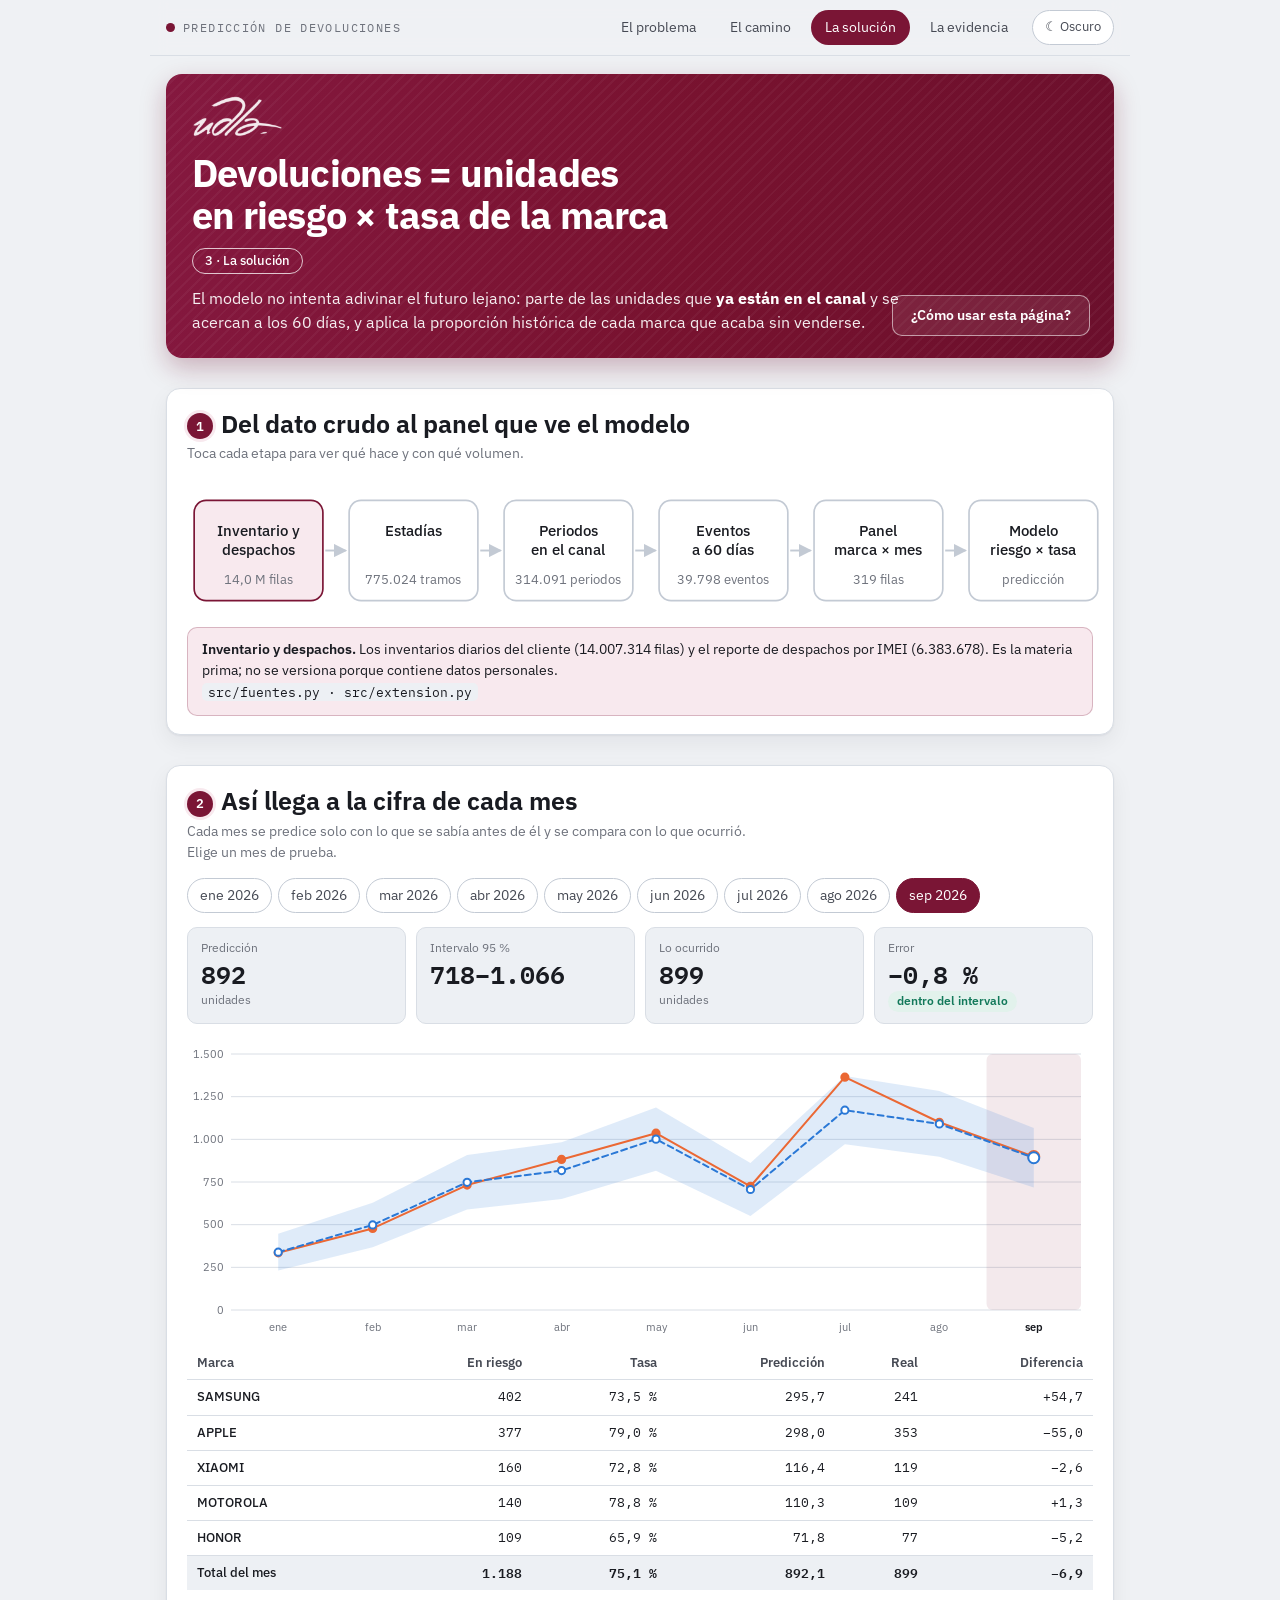
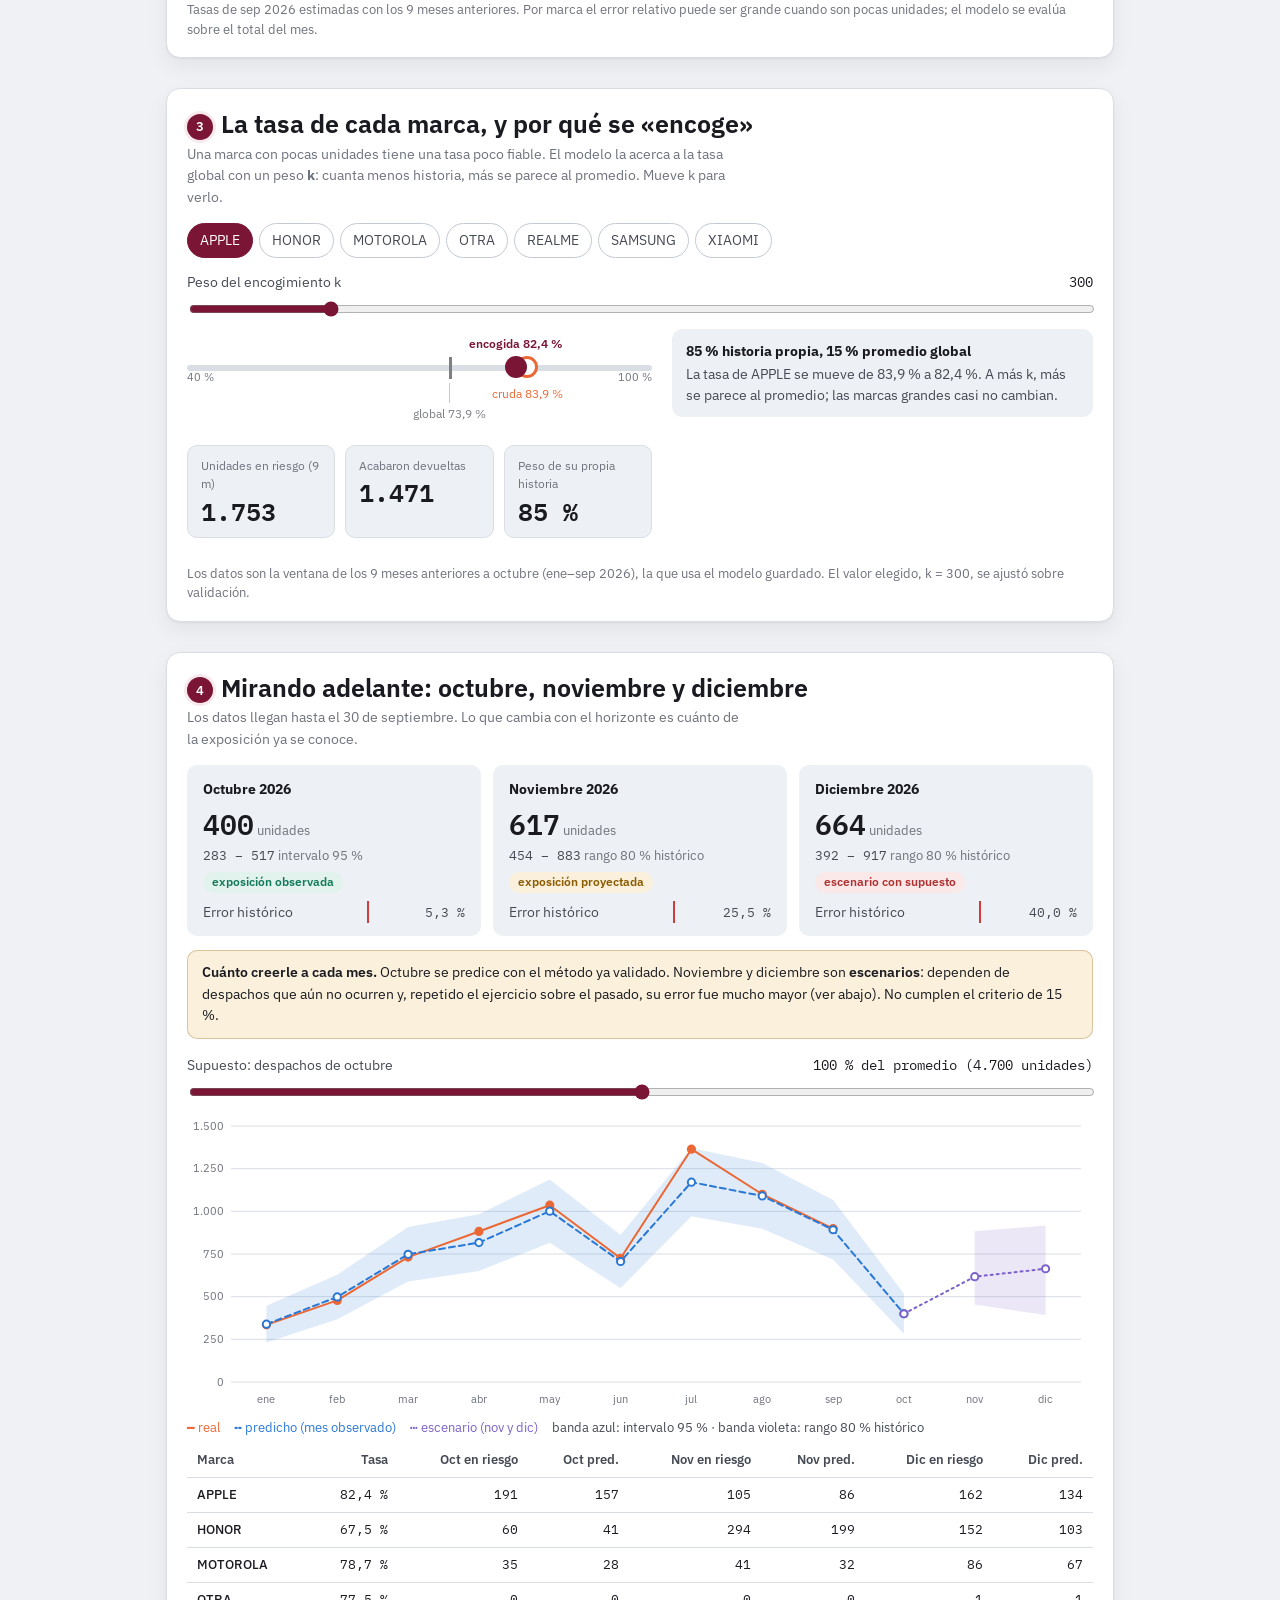
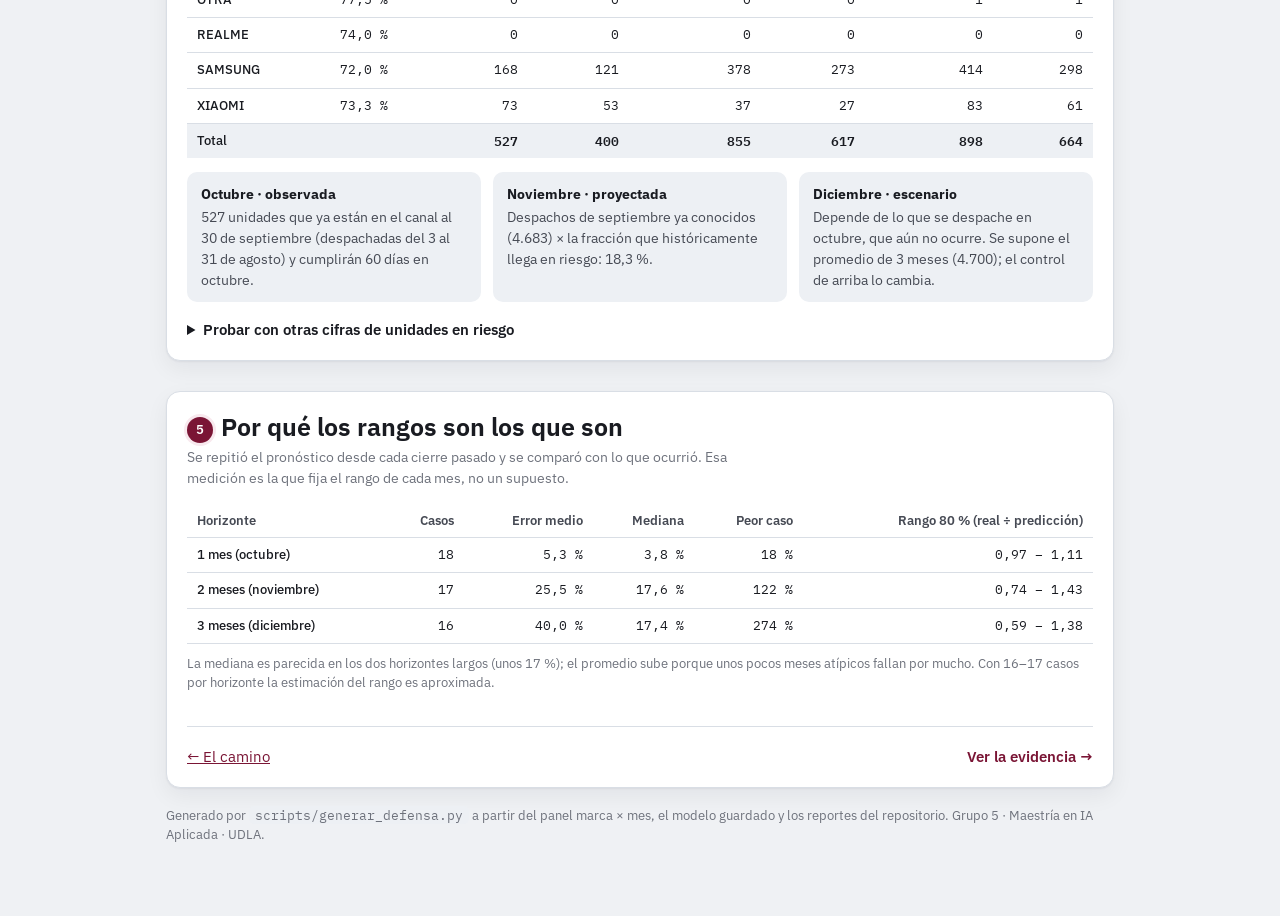
<file: reports/html/defensa/solucion.html>
<!doctype html>
<html lang="es">
<head>
<meta charset="utf-8">
<meta name="viewport" content="width=device-width, initial-scale=1">
<title>La solución · Predicción de devoluciones</title>
<link rel="preconnect" href="https://fonts.googleapis.com">
<link rel="preconnect" href="https://fonts.gstatic.com" crossorigin>
<link rel="stylesheet" href="https://fonts.googleapis.com/css2?family=Spectral:wght@600;700&family=IBM+Plex+Sans:wght@400;500;600&family=IBM+Plex+Mono:wght@400;500;600&display=swap">
<script>try{var t=localStorage.getItem('tema');if(t==='light'||t==='dark')document.documentElement.setAttribute('data-theme',t)}catch(e){}</script>
<style>
:root{
  color-scheme: light;
  --paper:#EFF1F4; --surface:#FFFFFF; --surface-2:#EDF0F4;
  --ink:#191B21; --ink-2:#464A54; --muted:#6E727C;
  --line:#D9DEE5; --line-2:#C3CAD4;
  --accent:#7A1535; --accent-soft:#F8E9EE;
  --c1:#2a78d6; --c2:#eb6834; --c3:#12795A; --c4:#7d7f86; --c5:#7b61c9; --c6:#d03b3b;
  --good:#12795A; --good-soft:#E2F2EC; --warn:#8A5B00; --warn-soft:#FBF0DB; --bad:#B03030; --bad-soft:#FBE9E9;
  --shadow:0 1px 2px rgba(20,25,40,.05), 0 8px 22px rgba(20,25,40,.06);
}
@media (prefers-color-scheme: dark){ :root:not([data-theme="light"]){
  color-scheme: dark;
  --paper:#121419; --surface:#1A1D24; --surface-2:#232730;
  --ink:#E7E9ED; --ink-2:#B6BAC4; --muted:#8A8F9A;
  --line:#2C313B; --line-2:#3B414D;
  --accent:#C4506E; --accent-soft:#33202A;
  --c1:#4b93e8; --c2:#e8703d; --c3:#4BBF95; --c4:#9a9ca3; --c5:#a18ee8; --c6:#e66a6a;
  --good:#4BBF95; --good-soft:#123028; --warn:#D9A742; --warn-soft:#332916; --bad:#E07070; --bad-soft:#331D1D;
  --shadow:0 1px 2px rgba(0,0,0,.3), 0 8px 22px rgba(0,0,0,.25);
}}
*{box-sizing:border-box}
html{scroll-behavior:smooth}
body{background:var(--paper); color:var(--ink); margin:0;
  font-family:"IBM Plex Sans",ui-sans-serif,system-ui,sans-serif; font-size:15px; line-height:1.55; -webkit-font-smoothing:antialiased}
.wrap{max-width:980px; margin:0 auto; padding:0 16px 72px}
a{color:var(--accent)}
nav.top{position:sticky; top:0; z-index:5; background:color-mix(in srgb, var(--paper) 88%, transparent); backdrop-filter:blur(8px);
  border-bottom:1px solid var(--line); margin:0 -16px; padding:10px 16px; display:flex; gap:6px; align-items:center; flex-wrap:wrap}
nav.top .marca{font-family:"IBM Plex Mono",monospace; font-size:11.5px; letter-spacing:.12em; text-transform:uppercase; color:var(--muted); margin-right:auto}
nav.top a{text-decoration:none; font-size:13.5px; padding:6px 13px; border-radius:999px; color:var(--ink-2); border:1px solid transparent}
nav.top a:hover{border-color:var(--line-2)}
nav.top a[aria-current="page"]{background:var(--accent); color:#fff}
header.hero{padding:40px 0 10px}
.eyebrow{font-family:"IBM Plex Mono",monospace; font-size:11.5px; letter-spacing:.13em; text-transform:uppercase; color:var(--muted); margin:0 0 8px}
h1{font-family:"IBM Plex Sans",ui-sans-serif,system-ui,sans-serif; font-weight:700; font-size:clamp(28px,5vw,42px); line-height:1.1; letter-spacing:-.018em; margin:0 0 10px; text-wrap:balance}
h2{font-family:"IBM Plex Sans",ui-sans-serif,system-ui,sans-serif; font-weight:650; font-size:clamp(21px,3vw,25px); margin:0 0 4px; line-height:1.2}
h3{font-size:15px; margin:0 0 4px}
.lead{color:var(--ink-2); font-size:16.5px; margin:0; max-width:66ch}
section{margin-top:30px}
.card{background:var(--surface); border:1px solid var(--line); border-radius:14px; box-shadow:var(--shadow); padding:20px 20px 18px}
.sub{color:var(--muted); font-size:14px; margin:0 0 14px; max-width:70ch}
.paso{display:inline-flex; width:26px; height:26px; border-radius:50%; background:var(--accent); color:#fff; font-size:13px; font-weight:600; align-items:center; justify-content:center; margin-right:8px; vertical-align:2px}

.pills{display:flex; flex-wrap:wrap; gap:6px; margin:0 0 14px}
.pills button,.chip{font:inherit; font-size:13.5px; padding:6px 12px; border-radius:999px; cursor:pointer; border:1px solid var(--line-2); background:var(--surface); color:var(--ink-2)}
.pills button:hover,.chip:hover{border-color:var(--accent)}
.pills button[aria-pressed="true"],.chip[aria-pressed="true"]{background:var(--accent); border-color:var(--accent); color:#fff}
.chip .sw{display:inline-block; width:18px; height:3px; border-radius:2px; vertical-align:middle; margin-right:7px; background:currentColor}
.chip[aria-pressed="false"]{opacity:.55}
.chip.ser{border-width:2px}
.chip.ser[aria-pressed="true"]{background:var(--surface-2); border-color:currentColor}
.chip.ser[aria-pressed="false"]{border-color:var(--line-2)}
.pills button:focus-visible,.chip:focus-visible,input:focus-visible,button:focus-visible{outline:2px solid var(--accent); outline-offset:2px}

.kpis{display:grid; grid-template-columns:repeat(4,1fr); gap:10px; margin:0 0 16px}
.kpis.tres{grid-template-columns:repeat(3,1fr)}
.kpi{background:var(--surface-2); border-radius:10px; padding:11px 13px}
.kpi .l{font-size:12px; color:var(--muted); margin:0}
.kpi .v{font-family:"IBM Plex Mono",monospace; font-weight:600; font-size:clamp(18px,3.4vw,25px); margin:2px 0 0; line-height:1.2}
.kpi .n{font-size:12px; color:var(--muted); margin:2px 0 0}
.badge{display:inline-block; font-size:12px; font-weight:600; padding:1px 9px; border-radius:999px}
.badge.ok{background:var(--good-soft); color:var(--good)} .badge.no{background:var(--bad-soft); color:var(--bad)} .badge.aviso{background:var(--warn-soft); color:var(--warn)}
.callout{border-radius:10px; padding:11px 14px; font-size:14px; margin:14px 0 0; border:1px solid transparent}
.callout.info{background:var(--accent-soft); border-color:color-mix(in srgb, var(--accent) 25%, transparent)}
.callout.aviso{background:var(--warn-soft); border-color:color-mix(in srgb, var(--warn) 30%, transparent)}
.callout.ok{background:var(--good-soft); border-color:color-mix(in srgb, var(--good) 30%, transparent)}
.callout b{font-weight:600}

svg.chart{width:100%; height:auto; display:block; overflow:visible}
.chart text{font-family:"IBM Plex Sans",sans-serif; font-size:11px; fill:var(--muted)}
.chart .grid{stroke:var(--line); stroke-width:1}
.chart .ref{stroke:var(--c6); stroke-width:1.2; stroke-dasharray:5 4}
.chart .reft{fill:var(--c6); font-size:10.5px}
.chart .sel{fill:var(--accent); opacity:.09}
.chart .hit{fill:transparent; cursor:pointer}
.chart .xl.on{fill:var(--ink); font-weight:600}
.chart .l1{stroke:var(--c1)} .chart .l2{stroke:var(--c2)} .chart .l3{stroke:var(--c3)} .chart .l4{stroke:var(--c4)} .chart .l5{stroke:var(--c5)} .chart .l6{stroke:var(--c6)}
.chart .f1{fill:var(--c1)} .chart .f2{fill:var(--c2)} .chart .f3{fill:var(--c3)} .chart .f4{fill:var(--c4)} .chart .f5{fill:var(--c5)} .chart .f6{fill:var(--c6)}
.chart .ln{fill:none; stroke-width:2; stroke-linejoin:round; stroke-linecap:round}
.chart .dash{stroke-dasharray:6 4} .chart .punt{stroke-dasharray:2 4}
.chart .band{opacity:.15}
.chart .pt{stroke-width:2}
.chart .pt.hueco{fill:var(--surface)}
.chart .colb{opacity:.9}

.bars{display:grid; gap:8px}
.bar{display:grid; grid-template-columns:minmax(110px,190px) 1fr 88px; gap:10px; align-items:center; font-size:13.5px}
.bar .nom{color:var(--ink-2); white-space:normal; line-height:1.25; overflow-wrap:anywhere}
.bar .pista{position:relative; height:16px; background:var(--surface-2); border-radius:8px}
.bar .rel{position:absolute; top:0; bottom:0; border-radius:8px; transition:width .35s}
.bar .val{font-family:"IBM Plex Mono",monospace; font-size:12.5px; text-align:right; white-space:nowrap}
.bar .refl{position:absolute; top:-3px; bottom:-3px; width:2px; background:var(--c6)}
.bar.neg .rel{right:50%} .bar.pos .rel{left:50%}
.bar .cero{position:absolute; top:-3px; bottom:-3px; left:50%; width:1px; background:var(--line-2)}

.tw{overflow-x:auto; margin-top:6px}
table{border-collapse:collapse; width:100%; font-size:13.5px; min-width:460px}
th,td{text-align:right; padding:7px 10px; border-bottom:1px solid var(--line); white-space:nowrap}
th:first-child,td:first-child{text-align:left}
th{font-weight:600; color:var(--ink-2); font-size:12.5px}
td{font-family:"IBM Plex Mono",monospace; font-size:13px}
td:first-child{font-family:"IBM Plex Sans",sans-serif; font-weight:500}
tfoot td{font-weight:600; border-bottom:0; background:var(--surface-2)}
.note{font-size:12.5px; color:var(--muted); margin:10px 0 0}

.grid2{display:grid; grid-template-columns:1.05fr .95fr; gap:20px; align-items:start}
.grid3{display:grid; grid-template-columns:repeat(3,1fr); gap:12px}
.mini{background:var(--surface-2); border-radius:10px; padding:12px 14px; font-size:13.5px; color:var(--ink-2)}
.mini b{display:block; color:var(--ink); margin-bottom:2px}
.ctl{display:grid; gap:6px; margin:10px 0}
.ctl label{font-size:13.5px; color:var(--ink-2); display:flex; justify-content:space-between; gap:10px}
.ctl label span{font-family:"IBM Plex Mono",monospace; color:var(--ink)}
input[type=range]{width:100%; accent-color:var(--accent)}
.inputs{display:grid; gap:8px}
.row{display:grid; grid-template-columns:1fr 92px 64px; gap:10px; align-items:center; font-size:14px}
.row input[type=number]{font:inherit; font-family:"IBM Plex Mono",monospace; width:100%; padding:6px 8px; text-align:right; border:1px solid var(--line-2); border-radius:8px; background:var(--surface); color:var(--ink)}
.row .t{font-family:"IBM Plex Mono",monospace; font-size:12.5px; color:var(--muted); text-align:right}
.btn{font:inherit; font-size:13px; padding:6px 12px; border-radius:8px; cursor:pointer; border:1px solid var(--line-2); background:var(--surface); color:var(--ink-2)}
.btn:hover{border-color:var(--accent)}
code{font-family:"IBM Plex Mono",monospace; font-size:12.5px; background:var(--surface-2); padding:1px 6px; border-radius:5px}
pre{font-family:"IBM Plex Mono",monospace; font-size:12.5px; background:var(--surface-2); padding:12px 14px; border-radius:10px; overflow-x:auto; margin:12px 0 0}
.nodo{cursor:pointer}
.nodo rect{fill:var(--surface); stroke:var(--line-2); stroke-width:1.4; transition:stroke .15s, fill .15s}
.nodo:hover rect,.nodo.on rect{stroke:var(--accent); fill:var(--accent-soft)}
.nodo text{fill:var(--ink); font-size:12.5px; font-weight:500} .nodo .s{fill:var(--muted); font-size:11px; font-weight:400}
.flecha{stroke:var(--line-2); stroke-width:1.6; fill:none}
.pie{display:flex; justify-content:space-between; gap:12px; flex-wrap:wrap; margin-top:34px; padding-top:18px; border-top:1px solid var(--line)}
.pie a.sig{font-weight:600; text-decoration:none}
footer{margin-top:18px; font-size:12.5px; color:var(--muted)}

@media (max-width:760px){
  .kpis,.kpis.tres{grid-template-columns:1fr 1fr}
  .grid2,.grid3{grid-template-columns:1fr}
  .bar{grid-template-columns:96px 1fr 76px}
}
@media (prefers-reduced-motion:reduce){ *{transition:none!important; scroll-behavior:auto!important} }

.tema{font:inherit; font-size:13px; padding:6px 12px; border-radius:999px; cursor:pointer; border:1px solid var(--line-2); background:var(--surface); color:var(--ink-2); margin-left:4px}
.tema:hover{border-color:var(--accent)}
/* camino */
.rail{display:flex; gap:6px; list-style:none; padding:0; margin:0 0 6px; overflow-x:auto}
.rail li{flex:1 0 auto}
.rail button{width:100%; font:inherit; font-size:12.5px; cursor:pointer; text-align:left; padding:8px 10px; border-radius:10px; border:1px solid var(--line-2); background:var(--surface); color:var(--ink-2); display:flex; gap:8px; align-items:center}
.rail button .n{display:inline-flex; width:22px; height:22px; border-radius:50%; align-items:center; justify-content:center; background:var(--surface-2); font-weight:600; flex:none}
.rail button[aria-current="step"]{border-color:var(--accent); background:var(--accent-soft); color:var(--ink)}
.rail button[aria-current="step"] .n{background:var(--accent); color:#fff}
.rail button.hecho .n{background:var(--good-soft); color:var(--good)}
.rail .t{white-space:nowrap}
.mandos{display:flex; justify-content:space-between; gap:10px; margin:14px 0 0}
.btn.pri{background:var(--accent); border-color:var(--accent); color:#fff}
.btn[disabled]{opacity:.4; cursor:default}
.celdas{display:flex; flex-wrap:wrap; gap:3px; max-width:340px}
.celdas i{width:15px; height:15px; border-radius:3px; background:var(--c1); opacity:.75}
.tramo{height:15px; border-radius:4px; background:var(--c3); transition:width .25s}
.fork{display:grid; grid-template-columns:1fr 1fr; gap:12px}
.fork button{font:inherit; text-align:left; padding:14px 16px; border-radius:12px; border:1px solid var(--line-2); background:var(--surface); color:var(--ink); cursor:pointer}
.fork button:hover{border-color:var(--accent)}
.fork button[aria-pressed="true"]{border-color:var(--accent); background:var(--accent-soft)}
.fork button b{display:block; margin-bottom:3px}
.cmp th:first-child,.cmp td:first-child{white-space:normal; min-width:140px}
.cmp td{font-family:"IBM Plex Sans",sans-serif; white-space:normal; text-align:left}
.cmp td.num{font-family:"IBM Plex Mono",monospace; text-align:right; white-space:nowrap}
.candado{border:1.5px dashed var(--line-2); border-radius:12px; padding:16px; text-align:center; color:var(--muted)}
details.mas{margin-top:14px; border:1px solid var(--line); border-radius:10px; padding:10px 14px; background:var(--surface-2)}
details.mas summary{cursor:pointer; font-weight:600; font-size:14px}
details.mas > :not(summary){margin-top:10px}
.formula{display:flex; flex-wrap:wrap; gap:8px; align-items:center; font-size:15px; margin:6px 0}
.formula .chipf{padding:8px 14px; border-radius:10px; background:var(--surface-2); border:1px solid var(--line-2); font-weight:600}
.formula .op{font-size:20px; color:var(--muted)}
.dos{display:grid; grid-template-columns:1fr 1fr; gap:14px}
@media (max-width:760px){ .fork,.dos{grid-template-columns:1fr} .rail .t{display:none} }

@media (max-width:900px){ nav.top .marca{display:none} nav.top{justify-content:flex-end} }

/* ---- Banner institucional (granate UDLA) ---- */
header.hero.banner{position:relative; margin:18px 0 0; padding:22px 26px 24px; border-radius:16px; color:#fff; overflow:hidden;
  background:
    repeating-linear-gradient(135deg, rgba(255,255,255,.04) 0 2px, transparent 2px 8px),
    linear-gradient(100deg,#85183f 0%,#78122f 55%,#6b0f2c 100%);
  box-shadow:0 10px 26px rgba(107,15,44,.28)}
.banner .logo{height:40px; width:auto; display:block; margin:0 0 16px}
.banner .fila{display:flex; align-items:center; gap:12px; flex-wrap:wrap}
.banner h1{color:#fff; margin:0; font-size:clamp(26px,4.4vw,38px); letter-spacing:-.02em}
.banner .tag{font-size:13px; font-weight:500; padding:2px 12px; border:1px solid rgba(255,255,255,.75); border-radius:999px; color:#fff; white-space:nowrap}
.banner .lead{color:rgba(255,255,255,.93); margin:12px 0 0; max-width:74ch; font-size:15.5px}
.banner .lead b{color:#fff}
.banner .ayuda{position:absolute; right:24px; bottom:22px; font:inherit; font-size:13.5px; font-weight:600; color:#fff; cursor:pointer;
  padding:9px 18px; border-radius:10px; border:1px solid rgba(255,255,255,.55); background:rgba(255,255,255,.08)}
.banner .ayuda:hover,.banner .ayuda[aria-expanded="true"]{background:rgba(255,255,255,.2)}
.banner .ayuda:focus-visible{outline:2px solid #fff; outline-offset:2px}
.ayuda-panel{margin-top:10px; border-left:4px solid var(--accent); background:var(--surface); border-radius:10px; padding:12px 16px; font-size:14px; color:var(--ink-2); box-shadow:var(--shadow)}
.ayuda-panel[hidden]{display:none}
.ayuda-panel b{color:var(--ink)}
@media (max-width:860px){ .banner .ayuda{position:static; margin-top:16px} .banner .lead{max-width:none} }
nav.top .marca{display:flex; align-items:center; gap:8px}
nav.top .marca::before{content:""; width:9px; height:9px; border-radius:50%; background:var(--accent)}
.card h2 .paso{box-shadow:0 0 0 3px var(--accent-soft)}
.kpi{border:1px solid var(--line)}
@media print{ nav.top,.banner .ayuda{display:none} header.hero.banner{box-shadow:none; -webkit-print-color-adjust:exact; print-color-adjust:exact} }

:root[data-theme="dark"]{
  color-scheme: dark;
  --paper:#121419; --surface:#1A1D24; --surface-2:#232730;
  --ink:#E7E9ED; --ink-2:#B6BAC4; --muted:#8A8F9A;
  --line:#2C313B; --line-2:#3B414D;
  --accent:#C4506E; --accent-soft:#33202A;
  --c1:#4b93e8; --c2:#e8703d; --c3:#4BBF95; --c4:#9a9ca3; --c5:#a18ee8; --c6:#e66a6a;
  --good:#4BBF95; --good-soft:#123028; --warn:#D9A742; --warn-soft:#332916; --bad:#E07070; --bad-soft:#331D1D;
  --shadow:0 1px 2px rgba(0,0,0,.3), 0 8px 22px rgba(0,0,0,.25);
}

</style>
</head>
<body>
<div class="wrap">
<nav class="top" aria-label="Secciones">
  <span class="marca">Predicción de devoluciones</span>
  <a href="index.html">El problema</a><a href="camino.html">El camino</a><a href="solucion.html" aria-current="page">La solución</a><a href="evidencia.html">La evidencia</a>
  <button class="tema" id="tema" type="button" aria-label="Cambiar entre modo claro y modo oscuro"></button>
</nav>
<header class="hero banner">
  <img class="logo" alt="Universidad de Las Américas" src="[data-uri]">
  <div class="fila"><h1>Devoluciones = unidades en riesgo × tasa de la marca</h1><span class="tag">3 · La solución</span></div>
  <p class="lead">El modelo no intenta adivinar el futuro lejano: parte de las unidades que <b>ya están en el canal</b> y se acercan a los 60 días, y aplica la proporción histórica de cada marca que acaba sin venderse.</p>
  <button class="ayuda" id="ayuda-btn" type="button" aria-expanded="false" aria-controls="ayuda-panel">¿Cómo usar esta página?</button>
</header>
<div class="ayuda-panel" id="ayuda-panel" hidden>Toca cada etapa del flujo para ver qué hace, elige un mes de prueba, mueve el peso <b>k</b> para ver cómo se «encogen» las tasas y cambia el supuesto de despachos para ver cómo se mueven noviembre y diciembre. En el desplegable puedes probar tus propias unidades en riesgo.</div>

<section class="card" aria-labelledby="h-flujo">
  <h2 id="h-flujo"><span class="paso">1</span>Del dato crudo al panel que ve el modelo</h2>
  <p class="sub">Toca cada etapa para ver qué hace y con qué volumen.</p>
  <svg class="chart" id="flujo" viewBox="0 0 760 112" role="img" aria-label="Flujo de datos del inventario al modelo"></svg>
  <div class="callout info" id="nodo-detalle" aria-live="polite"></div>
</section>

<section class="card" aria-labelledby="h-calc">
  <h2 id="h-calc"><span class="paso">2</span>Así llega a la cifra de cada mes</h2>
  <p class="sub">Cada mes se predice solo con lo que se sabía antes de él y se compara con lo que ocurrió. Elige un mes de prueba.</p>
  <div class="pills" id="pills" role="group" aria-label="Mes de prueba"></div>
  <div class="kpis" id="kpis"></div>
  <svg class="chart" id="cal" viewBox="0 0 720 290" role="img" aria-label="Predicción, real e intervalo de los nueve meses de prueba"></svg>
  <div class="tw"><table id="tabla"></table></div>
  <p class="note" id="nota"></p>
</section>

<section class="card" aria-labelledby="h-tasa">
  <h2 id="h-tasa"><span class="paso">3</span>La tasa de cada marca, y por qué se «encoge»</h2>
  <p class="sub">Una marca con pocas unidades tiene una tasa poco fiable. El modelo la acerca a la tasa global con un peso <b>k</b>: cuanta menos historia, más se parece al promedio. Mueve k para verlo.</p>
  <div class="pills" id="marcas" role="group" aria-label="Marca"></div>
  <div class="ctl"><label for="k">Peso del encogimiento k <span id="kv"></span></label><input type="range" id="k" min="0" max="2000" step="10"></div>
  <div class="grid2">
    <div id="tasa-panel"></div>
    <div class="mini" id="tasa-texto"></div>
  </div>
  <p class="note">Los datos son la ventana de los 9 meses anteriores a octubre (ene–sep 2026), la que usa el modelo guardado. El valor elegido, k = 300, se ajustó sobre validación.</p>
</section>

<section class="card" aria-labelledby="h-fut">
  <h2 id="h-fut"><span class="paso">4</span>Mirando adelante: octubre, noviembre y diciembre</h2>
  <p class="sub">Los datos llegan hasta el 30 de septiembre. Lo que cambia con el horizonte es cuánto de la exposición ya se conoce.</p>
  <div class="grid3" id="trio"></div>
  <div class="callout aviso"><b>Cuánto creerle a cada mes.</b> Octubre se predice con el método ya validado. Noviembre y diciembre son <b>escenarios</b>: dependen de despachos que aún no ocurren y, repetido el ejercicio sobre el pasado, su error fue mucho mayor (ver abajo). No cumplen el criterio de 15 %.</div>
  <div class="ctl" style="margin-top:16px">
    <label for="factor">Supuesto: despachos de octubre <span id="fv"></span></label>
    <input type="range" id="factor" min="50" max="150" step="5" value="100">
  </div>
  <svg class="chart" id="fut" viewBox="0 0 720 290" role="img" aria-label="Historia reciente y pronóstico de octubre a diciembre"></svg>
  <div class="legend" id="leyenda" style="display:flex;flex-wrap:wrap;gap:14px;font-size:12.5px;color:var(--ink-2);margin-top:6px"></div>
  <div class="tw"><table id="tabla-fut"></table></div>
  <div class="grid3" style="margin-top:14px" id="como"></div>
  <details style="margin-top:16px"><summary style="cursor:pointer;font-weight:600">Probar con otras cifras de unidades en riesgo</summary>
    <p class="sub" style="margin-top:8px">Para un mes cualquiera: se ingresan las unidades en riesgo de cada marca y se aplican las tasas guardadas en <code>modelo/modelo_final.json</code>. Los valores iniciales son las unidades en riesgo observadas para octubre.</p>
    <div class="grid2"><div><div class="inputs" id="inputs"></div><button class="btn" id="reset" type="button" style="margin-top:8px">Volver a las cifras observadas</button></div>
    <div class="mini" aria-live="polite"><b>Devoluciones esperadas</b><span style="font-family:'IBM Plex Mono',monospace;font-size:30px;font-weight:600;color:var(--ink)" id="rtotal">–</span><br><span id="rrango" style="font-family:'IBM Plex Mono',monospace"></span><br><span class="note">Intervalo del 95 % del total del mes.</span></div></div>
  </details>
</section>

<section class="card" aria-labelledby="h-hor">
  <h2 id="h-hor"><span class="paso">5</span>Por qué los rangos son los que son</h2>
  <p class="sub">Se repitió el pronóstico desde cada cierre pasado y se comparó con lo que ocurrió. Esa medición es la que fija el rango de cada mes, no un supuesto.</p>
  <div class="tw"><table id="tabla-hor"></table></div>
  <p class="note">La mediana es parecida en los dos horizontes largos (unos 17 %); el promedio sube porque unos pocos meses atípicos fallan por mucho. Con 16–17 casos por horizonte la estimación del rango es aproximada.</p>
  <div class="pie"><a href="camino.html">← El camino</a><a class="sig" href="evidencia.html">Ver la evidencia →</a></div>
</section>
<footer>Generado por <code>scripts/generar_defensa.py</code> a partir del panel marca × mes, el modelo guardado y los reportes del repositorio. Grupo 5 · Maestría en IA Aplicada · UDLA.</footer>
</div>
<script>
const $ = (s, r = document) => r.querySelector(s);
const $$ = (s, r = document) => [...r.querySelectorAll(s)];
const fmt = (n, d = 0) => n.toLocaleString('de-DE', {minimumFractionDigits: d, maximumFractionDigits: d});
const pct = (n, d = 1) => fmt(n, d) + ' %';
const sgn = (n, d = 0) => (n > 0 ? '+' : n < 0 ? '−' : '') + fmt(Math.abs(n), d);
const MES = ['ene', 'feb', 'mar', 'abr', 'may', 'jun', 'jul', 'ago', 'sep', 'oct', 'nov', 'dic'];
const etiqueta = iso => { const [y, m] = iso.split('-'); return MES[+m - 1] + ' ' + y; };
const corta = iso => { const [y, m] = iso.split('-'); return MES[+m - 1] + (m === '01' ? ' ' + y.slice(2) : ''); };

/* Todo lo que depende del ancho se registra aquí y se redibuja al cambiar el tamaño. */
const redibujables = [];
function registrar(fn) { redibujables.push(fn); fn(); }
let _t; addEventListener('resize', () => { clearTimeout(_t); _t = setTimeout(() => redibujables.forEach(f => f()), 120); });

/* Un SVG no tiene offsetParent: la visibilidad se mide con sus rectángulos de dibujo. */
const visible = el => el.getClientRects().length > 0;
const ancho = el => Math.max(300, Math.round(el.getBoundingClientRect().width || el.parentElement.clientWidth));
function escala(max) {
  for (const base of [1, 2, 5, 10, 20, 50, 100, 200, 250, 500, 1000, 2000, 5000]) {
    if (max / base <= 6) return [Math.ceil(max / base) * base, base];
  }
  return [max, max / 5];
}
const corridas = a => {            // tramos contiguos sin valores nulos
  const r = []; let c = [];
  a.forEach((v, i) => { if (v == null) { if (c.length) r.push(c); c = []; } else c.push(i); });
  if (c.length) r.push(c); return r;
};

/* Lineas con puntos, bandas, linea de referencia y mes seleccionable. */
function lineas(el, c) {
  const W = ancho(el), H = c.alto || (W < 520 ? 240 : 300), L = c.izq || 44, R = 12, T = 14, B = 30, n = c.etiquetas.length;
  const vs = [];
  c.series.forEach(s => s.valores.forEach(v => v != null && vs.push(v)));
  (c.bandas || []).forEach(b => b.hi.forEach(v => v != null && vs.push(v)));
  if (c.ref) vs.push(c.ref.y);
  const [tope, paso] = escala(Math.max(...vs) * 1.06);
  const x = i => L + (W - L - R) * (i + .5) / n, y = v => T + (H - T - B) * (1 - v / tope);
  const yf = c.yfmt || (v => fmt(v));
  let s = '';
  for (let v = 0; v <= tope + 1e-9; v += paso)
    s += `<line class="grid" x1="${L}" x2="${W - R}" y1="${y(v)}" y2="${y(v)}"/><text x="${L - 7}" y="${y(v) + 3.5}" text-anchor="end">${yf(v)}</text>`;
  const w = (W - L - R) / n;
  if (c.sel != null) s += `<rect class="sel" x="${x(c.sel) - w / 2}" y="${T}" width="${w}" height="${H - T - B}" rx="6"/>`;
  (c.bandas || []).forEach(b => corridas(b.hi).forEach(r => {
    const up = r.map(i => `${x(i)},${y(b.hi[i])}`), dn = r.map(i => `${x(i)},${y(b.lo[i])}`).reverse();
    s += `<polygon class="band ${b.cls}" points="${up.concat(dn).join(' ')}"/>`;
  }));
  if (c.ref) s += `<line class="ref" x1="${L}" x2="${W - R}" y1="${y(c.ref.y)}" y2="${y(c.ref.y)}"/><text class="reft" x="${W - R}" y="${y(c.ref.y) - 5}" text-anchor="end">${c.ref.texto}</text>`;
  c.series.forEach(se => {
    corridas(se.valores).forEach(r => {
      s += `<polyline class="ln l${se.k} ${se.trazo || ''}" points="${r.map(i => `${x(i)},${y(se.valores[i])}`).join(' ')}"/>`;
    });
    if (se.puntos !== false) se.valores.forEach((v, i) => {
      if (v == null) return;
      const r = i === c.sel ? 5.5 : 3.6;
      s += `<circle class="pt l${se.k} ${se.hueco && se.hueco.includes(i) ? 'hueco' : 'f' + se.k}" cx="${x(i)}" cy="${y(v)}" r="${r}"/>`;
    });
  });
  const salto = Math.ceil(n / Math.max(1, Math.floor((W - L) / 44)));
  c.etiquetas.forEach((e, i) => {
    if (i % salto === 0 || i === c.sel) s += `<text class="xl ${i === c.sel ? 'on' : ''}" x="${x(i)}" y="${H - 9}" text-anchor="middle">${e}</text>`;
    s += `<rect class="hit" data-i="${i}" x="${x(i) - w / 2}" y="${T}" width="${w}" height="${H - T}"><title>${c.titulo ? c.titulo(i) : e}</title></rect>`;
  });
  el.setAttribute('viewBox', `0 0 ${W} ${H}`); el.innerHTML = s;
  if (c.alSel) $$('.hit', el).forEach(r => r.onclick = () => c.alSel(+r.dataset.i));
}

/* Columnas con una linea opcional encima. */
function columnas(el, c) {
  const W = ancho(el), H = c.alto || (W < 520 ? 220 : 270), L = 44, R = 10, T = 14, B = 30, n = c.etiquetas.length;
  const vs = c.valores.concat(c.linea ? c.linea.valores : []).concat(c.ref ? [c.ref.y] : []).filter(v => v != null);
  const [tope, paso] = escala(Math.max(...vs) * 1.06);
  const x = i => L + (W - L - R) * (i + .5) / n, y = v => T + (H - T - B) * (1 - v / tope), w = (W - L - R) / n;
  let s = '';
  for (let v = 0; v <= tope + 1e-9; v += paso)
    s += `<line class="grid" x1="${L}" x2="${W - R}" y1="${y(v)}" y2="${y(v)}"/><text x="${L - 7}" y="${y(v) + 3.5}" text-anchor="end">${fmt(v)}</text>`;
  c.valores.forEach((v, i) => {
    const sel = c.sel === i;
    s += `<rect class="colb f${c.k || 1}" x="${x(i) - w * .36}" y="${y(v)}" width="${w * .72}" height="${y(0) - y(v)}" rx="2" opacity="${c.sel == null || sel ? .92 : .45}"/>`;
  });
  if (c.linea) s += `<polyline class="ln l${c.linea.k} ${c.linea.trazo || ''}" points="${c.linea.valores.map((v, i) => `${x(i)},${y(v)}`).join(' ')}"/>`;
  if (c.ref) s += `<line class="ref" x1="${L}" x2="${W - R}" y1="${y(c.ref.y)}" y2="${y(c.ref.y)}"/><text class="reft" x="${W - R}" y="${y(c.ref.y) - 5}" text-anchor="end">${c.ref.texto}</text>`;
  if (c.etiquetasValor) c.valores.forEach((v, i) => { s += `<text x="${x(i)}" y="${y(v) - 6}" text-anchor="middle" style="fill:var(--ink);font-weight:600">${c.etiquetasValor(v)}</text>`; });
  const salto = Math.ceil(n / Math.max(1, Math.floor((W - L) / 40)));
  c.etiquetas.forEach((e, i) => {
    if (i % salto === 0) s += `<text class="xl" x="${x(i)}" y="${H - 9}" text-anchor="middle">${e}</text>`;
    s += `<rect class="hit" data-i="${i}" x="${x(i) - w / 2}" y="${T}" width="${w}" height="${H - T}"><title>${c.titulo ? c.titulo(i) : e}</title></rect>`;
  });
  el.setAttribute('viewBox', `0 0 ${W} ${H}`); el.innerHTML = s;
  if (c.alSel) $$('.hit', el).forEach(r => r.onclick = () => c.alSel(+r.dataset.i));
}

/* Barras horizontales en HTML. Con `divergente` se centran en cero. */
function barras(el, items, o = {}) {
  let max = o.max ?? Math.max(...items.map(i => Math.abs(i.valor)));
  if (o.ref != null) max = Math.max(max, o.ref * 1.12);   // la referencia siempre cabe en la escala
  el.className = 'bars';
  el.innerHTML = items.map(i => {
    const a = Math.abs(i.valor) / max * (o.divergente ? 50 : 100);
    const pos = o.divergente ? (i.valor >= 0 ? `left:50%;width:${a}%` : `left:${50 - a}%;width:${a}%`) : `left:0;width:${a}%`;
    const ref = o.ref != null ? `<span class="refl" style="left:${o.ref / max * 100}%"></span>` : '';
    return `<div class="bar"><span class="nom" title="${i.nombre}">${i.nombre}</span>
      <span class="pista">${o.divergente ? '<span class="cero"></span>' : ''}<span class="rel" style="${pos};background:var(--c${i.k || 1})"></span>${ref}</span>
      <span class="val">${i.texto ?? fmt(i.valor, o.dec || 0)}</span></div>`;
  }).join('');
}

function pastillas(el, etiquetas, sel, alSel) {
  el.innerHTML = etiquetas.map((e, i) => `<button type="button" data-i="${i}" aria-pressed="${i === sel}">${e}</button>`).join('');
  $$('button', el).forEach(b => b.onclick = () => alSel(+b.dataset.i));
}

/* Modo claro / oscuro: respeta la preferencia del sistema hasta que la persona elige. */
(function () {
  const raiz = document.documentElement, btn = $('#tema'), sis = matchMedia('(prefers-color-scheme: dark)');
  const actual = () => raiz.getAttribute('data-theme') || (sis.matches ? 'dark' : 'light');
  const pintar = () => { const t = actual(); btn.textContent = t === 'dark' ? '☀ Claro' : '☾ Oscuro'; btn.setAttribute('aria-pressed', t === 'dark'); };
  btn.onclick = () => {
    const n = actual() === 'dark' ? 'light' : 'dark';
    raiz.setAttribute('data-theme', n);
    try { localStorage.setItem('tema', n); } catch (e) {}
    pintar();
  };
  if (sis.addEventListener) sis.addEventListener('change', () => { if (!raiz.getAttribute('data-theme')) pintar(); });
  pintar();
})();


/* Ayuda de la pagina: abre y cierra el panel «¿Cómo usar esta página?». */
(function(){
  const b = document.getElementById('ayuda-btn'), p = document.getElementById('ayuda-panel');
  if (!b || !p) return;
  b.addEventListener('click', function(){ const abre = p.hidden; p.hidden = !abre; b.setAttribute('aria-expanded', abre ? 'true' : 'false'); });
})();

</script>
<script>
const D = {"meses": [{"mes": "2026-01", "etiqueta": "ene 2026", "prediccion": 338.7427331225337, "lo": 231.3665589479393, "hi": 446.1189072971281, "real": 335.0, "marcas": [{"marca": "SAMSUNG", "en_riesgo": 183, "tasa": 0.7142412615441329, "prediccion": 130.70615086257632, "real": 134}, {"marca": "HONOR", "en_riesgo": 114, "tasa": 0.6242520048087759, "prediccion": 71.16472854820044, "real": 76}, {"marca": "XIAOMI", "en_riesgo": 81, "tasa": 0.6828187080953049, "prediccion": 55.30831535571969, "real": 45}, {"marca": "APPLE", "en_riesgo": 66, "tasa": 0.7321348003256719, "prediccion": 48.320896821494344, "real": 53}, {"marca": "OTRA", "en_riesgo": 25, "tasa": 0.8303571167272076, "prediccion": 20.758927918180188, "real": 18}, {"marca": "MOTOROLA", "en_riesgo": 15, "tasa": 0.8322475744241822, "prediccion": 12.483713616362733, "real": 9}]}, {"mes": "2026-02", "etiqueta": "feb 2026", "prediccion": 498.24969729102367, "lo": 368.02407120758755, "hi": 628.4753233744598, "real": 478.0, "marcas": [{"marca": "SAMSUNG", "en_riesgo": 458, "tasa": 0.7217257509285253, "prediccion": 330.5503939252646, "real": 309}, {"marca": "APPLE", "en_riesgo": 97, "tasa": 0.7442229088950973, "prediccion": 72.18962216282445, "real": 69}, {"marca": "MOTOROLA", "en_riesgo": 46, "tasa": 0.8333220478795428, "prediccion": 38.33281420245897, "real": 33}, {"marca": "XIAOMI", "en_riesgo": 28, "tasa": 0.6928145767266115, "prediccion": 19.398808148345122, "real": 21}, {"marca": "HONOR", "en_riesgo": 26, "tasa": 0.6494883492401209, "prediccion": 16.88669708024314, "real": 22}, {"marca": "OTRA", "en_riesgo": 25, "tasa": 0.8356544708754968, "prediccion": 20.89136177188742, "real": 24}]}, {"mes": "2026-03", "etiqueta": "mar 2026", "prediccion": 748.269056371394, "lo": 588.6804709223298, "hi": 907.8576418204581, "real": 732.0, "marcas": [{"marca": "SAMSUNG", "en_riesgo": 531, "tasa": 0.7218286478943169, "prediccion": 383.29101203188225, "real": 364}, {"marca": "APPLE", "en_riesgo": 337, "tasa": 0.7578770744422353, "prediccion": 255.4045740870333, "real": 283}, {"marca": "XIAOMI", "en_riesgo": 87, "tasa": 0.7021890998191471, "prediccion": 61.0904516842658, "real": 48}, {"marca": "MOTOROLA", "en_riesgo": 24, "tasa": 0.8287561048732522, "prediccion": 19.890146516958055, "real": 16}, {"marca": "OTRA", "en_riesgo": 20, "tasa": 0.8426803300655294, "prediccion": 16.853606601310588, "real": 16}, {"marca": "HONOR", "en_riesgo": 18, "tasa": 0.65218141388578, "prediccion": 11.739265449944039, "real": 5}]}, {"mes": "2026-04", "etiqueta": "abr 2026", "prediccion": 816.8356269715571, "lo": 650.095446160437, "hi": 983.5758077826772, "real": 882.0, "marcas": [{"marca": "SAMSUNG", "en_riesgo": 513, "tasa": 0.7075992715810586, "prediccion": 362.99842632108306, "real": 402}, {"marca": "XIAOMI", "en_riesgo": 257, "tasa": 0.688126435073611, "prediccion": 176.84849381391803, "real": 212}, {"marca": "APPLE", "en_riesgo": 209, "tasa": 0.7276546187686336, "prediccion": 152.0798153226444, "real": 173}, {"marca": "HONOR", "en_riesgo": 114, "tasa": 0.6550410952688861, "prediccion": 74.67468486065302, "real": 42}, {"marca": "OTRA", "en_riesgo": 33, "tasa": 0.7999811147669549, "prediccion": 26.39937678730951, "real": 31}, {"marca": "MOTOROLA", "en_riesgo": 28, "tasa": 0.8258511063616878, "prediccion": 23.12383097812726, "real": 21}, {"marca": "REALME", "en_riesgo": 1, "tasa": 0.7109988878217945, "prediccion": 0.7109988878217945, "real": 1}]}, {"mes": "2026-05", "etiqueta": "may 2026", "prediccion": 1001.2120206263087, "lo": 816.6102085220909, "hi": 1185.8138327305264, "real": 1036.0, "marcas": [{"marca": "SAMSUNG", "en_riesgo": 643, "tasa": 0.7083802244280818, "prediccion": 455.4884843072566, "real": 528}, {"marca": "HONOR", "en_riesgo": 493, "tasa": 0.6478581146238722, "prediccion": 319.394050509569, "real": 280}, {"marca": "XIAOMI", "en_riesgo": 146, "tasa": 0.6919329171476153, "prediccion": 101.02220590355184, "real": 106}, {"marca": "APPLE", "en_riesgo": 145, "tasa": 0.7568774726762192, "prediccion": 109.74723353805179, "real": 108}, {"marca": "MOTOROLA", "en_riesgo": 12, "tasa": 0.8269311623686378, "prediccion": 9.923173948423655, "real": 10}, {"marca": "OTRA", "en_riesgo": 7, "tasa": 0.8052674884936905, "prediccion": 5.636872419455833, "real": 4}]}, {"mes": "2026-06", "etiqueta": "jun 2026", "prediccion": 706.1357294805894, "lo": 551.1052730445022, "hi": 861.1661859166766, "real": 725.0, "marcas": [{"marca": "SAMSUNG", "en_riesgo": 343, "tasa": 0.7143053682116309, "prediccion": 245.0067412965894, "real": 261}, {"marca": "XIAOMI", "en_riesgo": 270, "tasa": 0.6940799013921114, "prediccion": 187.40157337587007, "real": 182}, {"marca": "APPLE", "en_riesgo": 199, "tasa": 0.7598668353568934, "prediccion": 151.2135002360218, "real": 163}, {"marca": "HONOR", "en_riesgo": 169, "tasa": 0.6417566427427217, "prediccion": 108.45687262351997, "real": 102}, {"marca": "OTRA", "en_riesgo": 13, "tasa": 0.7783374090381776, "prediccion": 10.11838631749631, "real": 13}, {"marca": "MOTOROLA", "en_riesgo": 4, "tasa": 0.8071563154458393, "prediccion": 3.2286252617833573, "real": 3}, {"marca": "REALME", "en_riesgo": 1, "tasa": 0.7100303693085256, "prediccion": 0.7100303693085256, "real": 1}]}, {"mes": "2026-07", "etiqueta": "jul 2026", "prediccion": 1170.7844361328102, "lo": 971.1610571411412, "hi": 1370.4078151244794, "real": 1364.0, "marcas": [{"marca": "HONOR", "en_riesgo": 831, "tasa": 0.5921043657251647, "prediccion": 492.0387279176118, "real": 643}, {"marca": "SAMSUNG", "en_riesgo": 548, "tasa": 0.7327660174578731, "prediccion": 401.55577756691446, "real": 412}, {"marca": "XIAOMI", "en_riesgo": 251, "tasa": 0.6837857113244377, "prediccion": 171.63021354243386, "real": 189}, {"marca": "APPLE", "en_riesgo": 114, "tasa": 0.7690286772981187, "prediccion": 87.66926921198554, "real": 102}, {"marca": "OTRA", "en_riesgo": 16, "tasa": 0.776293218257039, "prediccion": 12.420691492112624, "real": 13}, {"marca": "MOTOROLA", "en_riesgo": 7, "tasa": 0.7813937716788557, "prediccion": 5.46975640175199, "real": 5}]}, {"mes": "2026-08", "etiqueta": "ago 2026", "prediccion": 1090.070467806722, "lo": 897.4509819729699, "hi": 1282.6899536404742, "real": 1100.0, "marcas": [{"marca": "SAMSUNG", "en_riesgo": 442, "tasa": 0.7399800380300823, "prediccion": 327.0711768092964, "real": 270}, {"marca": "XIAOMI", "en_riesgo": 401, "tasa": 0.7096082545140621, "prediccion": 284.5529100601389, "real": 308}, {"marca": "MOTOROLA", "en_riesgo": 316, "tasa": 0.7835094803136057, "prediccion": 247.5889957790994, "real": 274}, {"marca": "APPLE", "en_riesgo": 209, "tasa": 0.7384169471682758, "prediccion": 154.32914195816963, "real": 167}, {"marca": "HONOR", "en_riesgo": 117, "tasa": 0.634163744708958, "prediccion": 74.19715813094808, "real": 79}, {"marca": "OTRA", "en_riesgo": 3, "tasa": 0.7770283563565576, "prediccion": 2.331085069069673, "real": 2}]}, {"mes": "2026-09", "etiqueta": "sep 2026", "prediccion": 892.1274279463298, "lo": 717.8719746515196, "hi": 1066.38288124114, "real": 899.0, "marcas": [{"marca": "SAMSUNG", "en_riesgo": 402, "tasa": 0.7354535722543747, "prediccion": 295.6523360462586, "real": 241}, {"marca": "APPLE", "en_riesgo": 377, "tasa": 0.7903530641556321, "prediccion": 297.9631051866733, "real": 353}, {"marca": "XIAOMI", "en_riesgo": 160, "tasa": 0.7276390597984392, "prediccion": 116.42224956775027, "real": 119}, {"marca": "MOTOROLA", "en_riesgo": 140, "tasa": 0.7876204118815624, "prediccion": 110.26685766341873, "real": 109}, {"marca": "HONOR", "en_riesgo": 109, "tasa": 0.6589254998369618, "prediccion": 71.82287948222884, "real": 77}]}], "phi": 8.86, "z": 1.96, "ventana": 9, "k": 300, "vol": {"inventario": 14007314, "despachos": 6383678, "estadias": 775024, "periodos": 314091, "con_despacho": 258299, "eventos": 39798}, "marcas_tasa": ["APPLE", "HONOR", "MOTOROLA", "OTRA", "REALME", "SAMSUNG", "XIAOMI"], "tasa_global": 0.738556338028169, "ventana_marcas": {"APPLE": {"dev": 1471.0, "riesgo": 1753.0}, "HONOR": {"dev": 1326.0, "riesgo": 1991.0}, "MOTOROLA": {"dev": 480.0, "riesgo": 592.0}, "OTRA": {"dev": 121.0, "riesgo": 142.0}, "REALME": {"dev": 2.0, "riesgo": 2.0}, "SAMSUNG": {"dev": 2921.0, "riesgo": 4063.0}, "XIAOMI": {"dev": 1230.0, "riesgo": 1681.0}}, "fut": {"marcas": [{"marca": "APPLE", "exp1": 191.0, "razon": 0.2820666866927005, "desp_cierre": 371.0, "desp_prom": 574.6666666666666, "tasa": 0.8244358993708966}, {"marca": "HONOR", "exp1": 60.0, "razon": 0.19783474619548566, "desp_cierre": 1487.0, "desp_prom": 769.6666666666666, "tasa": 0.6754984292485599}, {"marca": "MOTOROLA", "exp1": 35.0, "razon": 0.491566265060241, "desp_cierre": 83.0, "desp_prom": 174.0, "tasa": 0.7865099791574559}, {"marca": "OTRA", "exp1": 0.0, "razon": 0.468, "desp_cierre": 0.0, "desp_prom": 1.6666666666666667, "tasa": 0.7750382384806577}, {"marca": "REALME", "exp1": 0.0, "razon": 0.5, "desp_cierre": 0.0, "desp_prom": 0.0, "tasa": 0.7402877530081149}, {"marca": "SAMSUNG", "exp1": 168.0, "razon": 0.1464809118870997, "desp_cierre": 2583.0, "desp_prom": 2825.6666666666665, "tasa": 0.7202766219134656}, {"marca": "XIAOMI", "exp1": 73.0, "razon": 0.23560061963103787, "desp_cierre": 159.0, "desp_prom": 354.3333333333333, "tasa": 0.7327445236791775}], "desp_prom_total": 4699.999999999999, "desp_cierre_total": 4683.0, "razon_total": 0.182670873858935, "hor": [{"nombre": "1 mes (octubre)", "casos": 18, "mape_medio": 5.289366939347399, "mape_mediana": 3.7971257061805312, "peor": 17.52128559819231, "q_bajo": 0.9679828847171932, "q_alto": 1.1054008467412118}, {"nombre": "2 meses (noviembre)", "casos": 17, "mape_medio": 25.486101421985023, "mape_mediana": 17.59245139604582, "peor": 121.81112544937614, "q_bajo": 0.7358619361478784, "q_alto": 1.4315063810422133}, {"nombre": "3 meses (diciembre)", "casos": 16, "mape_medio": 39.96279300714524, "mape_mediana": 17.357883494704453, "peor": 273.66337723374653, "q_bajo": 0.5907246778531103, "q_alto": 1.3815000045448502}]}};
/* ---------- 1 · flujo ---------- */
const NODOS = [
  {t: 'Inventario y', t2: 'despachos', n: fmt(D.vol.inventario / 1e6, 1) + ' M filas', d: `Los inventarios diarios del cliente (${fmt(D.vol.inventario)} filas) y el reporte de despachos por IMEI (${fmt(D.vol.despachos)}). Es la materia prima; no se versiona porque contiene datos personales.`, s: 'src/fuentes.py · src/extension.py'},
  {t: 'Estadías', t2: '', n: fmt(D.vol.estadias) + ' tramos', d: `El snapshot diario se colapsa a tramos (unidad, bodega, desde, hasta): ${fmt(D.vol.estadias)}. Reduce el volumen unas 18 veces y es la base de todo lo demás.`, s: 'scripts/construir_v6.py'},
  {t: 'Periodos', t2: 'en el canal', n: fmt(D.vol.periodos) + ' periodos', d: `Cuánto permanece cada unidad fuera de bodega central, con su fecha de despacho y la fecha en que cumple 60 días. ${fmt(D.vol.periodos)} periodos; ${fmt(D.vol.con_despacho)} tienen despacho asociado.`, s: 'src/permanencia.py'},
  {t: 'Eventos', t2: 'a 60 días', n: fmt(D.vol.eventos) + ' eventos', d: `Las unidades que cruzan el umbral de 60 días sin haber salido del canal: ${fmt(D.vol.eventos)} en 29 meses. Cada una cuenta una sola vez.`, s: 'src/permanencia.py'},
  {t: 'Panel', t2: 'marca × mes', n: '319 filas', d: 'Una fila por marca y mes: devoluciones, unidades en riesgo y rezagos. 11 marcas, 29 meses, 16 columnas. Es lo único que ve el modelo.', s: 'src/panel_modelo.py'},
  {t: 'Modelo', t2: 'riesgo × tasa', n: 'predicción', d: 'Regresión de Poisson con offset de exposición: unidades en riesgo × tasa de la marca, reestimada cada mes. Entrega la predicción con su intervalo.', s: 'src/modelo_final.py'},
];
let nodo = 0;
function flujo() {
  const ancho = 108, sep = 22, y = 18;
  let s = '';
  NODOS.forEach((n, i) => {
    const x = 6 + i * (ancho + sep);
    if (i) s += `<line class="flecha" x1="${x - sep + 2}" y1="${y + 42}" x2="${x - 3}" y2="${y + 42}" marker-end="url(#pta)"/>`;
    s += `<g class="nodo ${i === nodo ? 'on' : ''}" data-i="${i}" tabindex="0" role="button" aria-label="${n.t} ${n.t2}">
      <rect x="${x}" y="${y}" width="${ancho}" height="84" rx="10"/>
      <text x="${x + ancho / 2}" y="${y + 30}" text-anchor="middle">${n.t}</text><text x="${x + ancho / 2}" y="${y + 46}" text-anchor="middle">${n.t2}</text>
      <text class="s" x="${x + ancho / 2}" y="${y + 70}" text-anchor="middle">${n.n}</text></g>`;
  });
  $('#flujo').innerHTML = `<defs><marker id="pta" viewBox="0 0 8 8" refX="7" refY="4" markerWidth="7" markerHeight="7" orient="auto"><path d="M0 0 L8 4 L0 8 z" fill="var(--line-2)"/></marker></defs>` + s;
  $$('#flujo .nodo').forEach(g => { g.onclick = () => { nodo = +g.dataset.i; flujo(); }; g.onkeydown = e => { if (e.key === 'Enter' || e.key === ' ') { e.preventDefault(); nodo = +g.dataset.i; flujo(); } }; });
  const n = NODOS[nodo];
  $('#nodo-detalle').innerHTML = `<b>${n.t} ${n.t2}.</b> ${n.d} <br><code>${n.s}</code>`;
}
flujo();

/* ---------- 2 · calculadora ---------- */
let sel = D.meses.length - 1;
function calc() {
  pastillas($('#pills'), D.meses.map(m => m.etiqueta), sel, i => { sel = i; calc(); });
  const m = D.meses[sel], err = (m.prediccion - m.real) / m.real * 100, dentro = m.real >= m.lo && m.real <= m.hi;
  $('#kpis').innerHTML = `
    <div class="kpi"><p class="l">Predicción</p><p class="v">${fmt(m.prediccion)}</p><p class="n">unidades</p></div>
    <div class="kpi"><p class="l">Intervalo 95 %</p><p class="v">${fmt(m.lo)}–${fmt(m.hi)}</p><p class="n">&nbsp;</p></div>
    <div class="kpi"><p class="l">Lo ocurrido</p><p class="v">${fmt(m.real)}</p><p class="n">unidades</p></div>
    <div class="kpi"><p class="l">Error</p><p class="v">${sgn(err, 1)} %</p><p class="n"><span class="badge ${dentro ? 'ok' : 'no'}">${dentro ? 'dentro del intervalo' : 'fuera del intervalo'}</span></p></div>`;
  const f = m.marcas.map(r => `<tr><td>${r.marca}</td><td>${fmt(r.en_riesgo)}</td><td>${fmt(r.tasa * 100, 1)} %</td><td>${fmt(r.prediccion, 1)}</td><td>${fmt(r.real)}</td><td>${sgn(r.prediccion - r.real, 1)}</td></tr>`).join('');
  const er = m.marcas.reduce((a, r) => a + r.en_riesgo, 0);
  $('#tabla').innerHTML = `<thead><tr><th>Marca</th><th>En riesgo</th><th>Tasa</th><th>Predicción</th><th>Real</th><th>Diferencia</th></tr></thead><tbody>${f}</tbody>
    <tfoot><tr><td>Total del mes</td><td>${fmt(er)}</td><td>${fmt(m.prediccion / er * 100, 1)} %</td><td>${fmt(m.prediccion, 1)}</td><td>${fmt(m.real)}</td><td>${sgn(m.prediccion - m.real, 1)}</td></tr></tfoot>`;
  $('#nota').textContent = `Tasas de ${m.etiqueta} estimadas con los ${D.ventana} meses anteriores. Por marca el error relativo puede ser grande cuando son pocas unidades; el modelo se evalúa sobre el total del mes.`;
  dibujarCal();
}
const dibujarCal = () => lineas($('#cal'), {
  etiquetas: D.meses.map(m => m.etiqueta.split(' ')[0]), sel,
  series: [{valores: D.meses.map(m => m.real), k: 2}, {valores: D.meses.map(m => m.prediccion), k: 1, trazo: 'dash', hueco: D.meses.map((_, i) => i)}],
  bandas: [{lo: D.meses.map(m => m.lo), hi: D.meses.map(m => m.hi), cls: 'f1'}],
  titulo: i => `${D.meses[i].etiqueta}: predicho ${fmt(D.meses[i].prediccion)} · real ${fmt(D.meses[i].real)}`, alSel: i => { sel = i; calc(); }
});
registrar(calc);

/* ---------- 3 · tasa y encogimiento ---------- */
let marca = D.marcas_tasa[0], kk = D.k;
function tasa() {
  pastillas($('#marcas'), D.marcas_tasa, D.marcas_tasa.indexOf(marca), i => { marca = D.marcas_tasa[i]; tasa(); });
  $('#kv').textContent = kk; $('#k').value = kk;
  const v = D.ventana_marcas[marca], cruda = v.riesgo ? v.dev / v.riesgo : D.tasa_global;
  const enc = (v.dev + kk * D.tasa_global) / (v.riesgo + kk), peso = v.riesgo / (v.riesgo + kk) * 100;
  const pos = t => Math.min(100, Math.max(0, (t - .4) / .6 * 100)) + '%';
  $('#tasa-panel').innerHTML = `
    <div style="position:relative;height:96px;margin:6px 0 14px">
      <div style="position:absolute;left:0;right:0;top:30px;height:6px;border-radius:3px;background:var(--line)"></div>
      <div style="position:absolute;top:22px;height:22px;width:3px;background:var(--c4);left:${pos(D.tasa_global)}" title="global"></div><div style="position:absolute;top:48px;height:20px;width:1px;background:var(--line-2);left:${pos(D.tasa_global)}"></div><span style="position:absolute;top:34px;left:0;font-size:10.5px;color:var(--muted)">40 %</span><span style="position:absolute;top:34px;right:0;font-size:10.5px;color:var(--muted)">100 %</span>
      <div style="position:absolute;top:21px;width:22px;height:22px;border-radius:50%;border:3px solid var(--c2);background:var(--surface);transform:translateX(-11px);left:${pos(cruda)}" title="cruda"></div>
      <div style="position:absolute;top:21px;width:22px;height:22px;border-radius:50%;background:var(--accent);transform:translateX(-11px);left:${pos(enc)};transition:left .25s" title="encogida"></div>
      <span style="position:absolute;top:70px;font-size:11.5px;color:var(--c4);transform:translateX(-50%);left:${pos(D.tasa_global)}">global ${fmt(D.tasa_global * 100, 1)} %</span>
      <span style="position:absolute;top:50px;font-size:11.5px;color:var(--c2);transform:translateX(-50%);left:${pos(cruda)}">cruda ${fmt(cruda * 100, 1)} %</span>
      <span style="position:absolute;top:0;font-size:11.5px;font-weight:600;color:var(--accent);transform:translateX(-50%);left:${pos(enc)}">encogida ${fmt(enc * 100, 1)} %</span>
    </div>
    <div class="kpis tres"><div class="kpi"><p class="l">Unidades en riesgo (9 m)</p><p class="v">${fmt(v.riesgo)}</p></div>
      <div class="kpi"><p class="l">Acabaron devueltas</p><p class="v">${fmt(v.dev)}</p></div>
      <div class="kpi"><p class="l">Peso de su propia historia</p><p class="v">${fmt(peso)} %</p></div></div>`;
  $('#tasa-texto').innerHTML = v.riesgo < 50
    ? `<b>${marca} casi no tiene historia</b>Con ${fmt(v.riesgo)} unidades su tasa cruda no dice nada; el modelo la deja prácticamente en la tasa global.`
    : kk === 0 ? `<b>Sin encogimiento</b>La tasa es la cruda de la marca. Con pocas unidades, un mes atípico la desplazaría mucho.`
    : `<b>${fmt(peso)} % historia propia, ${fmt(100 - peso)} % promedio global</b>La tasa de ${marca} se mueve de ${fmt(cruda * 100, 1)} % a ${fmt(enc * 100, 1)} %. A más k, más se parece al promedio; las marcas grandes casi no cambian.`;
}
$('#k').oninput = e => { kk = +e.target.value; tasa(); };
tasa();

/* ---------- 4 · pronóstico oct-dic ---------- */
const F = D.fut, M = F.marcas;
let factor = 1;
function trio() {
  const mes = [], tasaDe = m => m.tasa;
  const exp1 = M.map(m => m.exp1), exp2 = M.map(m => m.razon * m.desp_cierre), exp3 = M.map(m => m.razon * m.desp_prom * factor);
  const tot = e => e.reduce((a, v, i) => a + v * M[i].tasa, 0), sumE = e => e.reduce((a, v) => a + v, 0);
  const p1 = tot(exp1), p2 = tot(exp2), p3 = tot(exp3);
  const [l1, h1] = (() => { const s = D.z * Math.sqrt(D.phi * p1); return [Math.max(p1 - s, 0), p1 + s]; })();
  return [
    {mes: '2026-10', n: 'Octubre', origen: 'observada', badge: 'ok', texto: 'exposición observada', total: p1, lo: l1, hi: h1, rango: 'intervalo 95 %', exp: exp1, mape: F.hor[0].mape_medio, h: 1},
    {mes: '2026-11', n: 'Noviembre', origen: 'proyectada', badge: 'aviso', texto: 'exposición proyectada', total: p2, lo: p2 * F.hor[1].q_bajo, hi: p2 * F.hor[1].q_alto, rango: 'rango 80 % histórico', exp: exp2, mape: F.hor[1].mape_medio, h: 2},
    {mes: '2026-12', n: 'Diciembre', origen: 'escenario', badge: 'no', texto: 'escenario con supuesto', total: p3, lo: p3 * F.hor[2].q_bajo, hi: p3 * F.hor[2].q_alto, rango: 'rango 80 % histórico', exp: exp3, mape: F.hor[2].mape_medio, h: 3},
  ].map(r => ({...r, sumExp: sumE(r.exp)}));
}
function fut() {
  $('#fv').textContent = `${fmt(factor * 100)} % del promedio (${fmt(F.desp_prom_total * factor)} unidades)`;
  const t = trio();
  $('#trio').innerHTML = t.map((r, i) => `<div class="mini" style="padding:14px 16px"><b>${r.n} 2026</b>
    <span style="font-family:'IBM Plex Mono',monospace;font-size:28px;font-weight:600;color:var(--ink)">${fmt(r.total)}</span> <span class="note">unidades</span><br>
    <span style="font-family:'IBM Plex Mono',monospace;font-size:12.5px">${fmt(r.lo)} – ${fmt(r.hi)}</span> <span class="note">${r.rango}</span><br>
    <span class="badge ${r.badge}" style="margin-top:6px">${r.texto}</span>
    <div class="bars" id="mp${i}" style="margin-top:10px"></div></div>`).join('');
  t.forEach((r, i) => barras($('#mp' + i), [{nombre: 'Error histórico', valor: r.mape, texto: pct(r.mape, 1), k: r.mape <= 15 ? 3 : r.mape <= 30 ? 2 : 6}], {max: 45, ref: 15}));
  $('#tabla-fut').innerHTML = `<thead><tr><th>Marca</th><th>Tasa</th>${t.map(r => `<th>${r.n.slice(0, 3)} en riesgo</th><th>${r.n.slice(0, 3)} pred.</th>`).join('')}</tr></thead><tbody>${
    M.map((m, j) => `<tr><td>${m.marca}</td><td>${fmt(m.tasa * 100, 1)} %</td>${t.map(r => `<td>${fmt(r.exp[j])}</td><td>${fmt(r.exp[j] * m.tasa)}</td>`).join('')}</tr>`).join('')}</tbody>
    <tfoot><tr><td>Total</td><td></td>${t.map(r => `<td>${fmt(r.sumExp)}</td><td>${fmt(r.total)}</td>`).join('')}</tr></tfoot>`;
  $('#como').innerHTML = `
    <div class="mini"><b>Octubre · observada</b>${fmt(t[0].sumExp)} unidades que ya están en el canal al 30 de septiembre (despachadas del 3 al 31 de agosto) y cumplirán 60 días en octubre.</div>
    <div class="mini"><b>Noviembre · proyectada</b>Despachos de septiembre ya conocidos (${fmt(F.desp_cierre_total)}) × la fracción que históricamente llega en riesgo: ${fmt(F.razon_total * 100, 1)} %.</div>
    <div class="mini"><b>Diciembre · escenario</b>Depende de lo que se despache en octubre, que aún no ocurre. Se supone el promedio de 3 meses (${fmt(F.desp_prom_total)}); el control de arriba lo cambia.</div>`;
  dibujarFut(t);
}
function dibujarFut(t) {
  const n = D.meses.length, et = D.meses.map(m => m.etiqueta.split(' ')[0]).concat(['oct', 'nov', 'dic']);
  const nul = k => Array(k).fill(null);
  lineas($('#fut'), {
    etiquetas: et,
    series: [
      {valores: D.meses.map(m => m.real).concat(nul(3)), k: 2},
      {valores: D.meses.map(m => m.prediccion).concat([t[0].total, null, null]), k: 1, trazo: 'dash', hueco: D.meses.map((_, i) => i).concat([n])},
      {valores: nul(n).concat([t[0].total, t[1].total, t[2].total]).map((v, i) => (i >= n ? v : null)), k: 5, trazo: 'punt', hueco: [n, n + 1, n + 2]},
    ],
    bandas: [
      {lo: D.meses.map(m => m.lo).concat([t[0].lo, null, null]), hi: D.meses.map(m => m.hi).concat([t[0].hi, null, null]), cls: 'f1'},
      {lo: nul(n + 1).concat([t[1].lo, t[2].lo]), hi: nul(n + 1).concat([t[1].hi, t[2].hi]), cls: 'f5'},
    ],
    titulo: i => i < n ? `${D.meses[i].etiqueta}: predicho ${fmt(D.meses[i].prediccion)} · real ${fmt(D.meses[i].real)}` : `${t[i - n].n}: ${fmt(t[i - n].total)} (${fmt(t[i - n].lo)}–${fmt(t[i - n].hi)})`
  });
  $('#leyenda').innerHTML = `<span style="color:var(--c2)">━ real</span><span style="color:var(--c1)">╍ predicho (mes observado)</span><span style="color:var(--c5)">┅ escenario (nov y dic)</span><span>banda azul: intervalo 95 % · banda violeta: rango 80 % histórico</span>`;
}
$('#factor').oninput = e => { factor = e.target.value / 100; fut(); };
registrar(fut);

/* calculadora libre */
function inputs() {
  $('#inputs').innerHTML = M.map(m => `<div class="row"><label for="i-${m.marca}">${m.marca}</label>
    <input id="i-${m.marca}" type="number" min="0" step="1" inputmode="numeric" data-t="${m.tasa}" value="${m.exp1}"><span class="t">${fmt(m.tasa * 100, 1)} %</span></div>`).join('');
  $$('#inputs input').forEach(e => e.oninput = libre); libre();
}
function libre() {
  const p = $$('#inputs input').reduce((a, e) => a + Math.max(0, parseFloat(e.value) || 0) * +e.dataset.t, 0);
  const s = D.z * Math.sqrt(D.phi * p);
  $('#rtotal').textContent = fmt(p); $('#rrango').textContent = `${fmt(Math.max(p - s, 0))} – ${fmt(p + s)}`;
}
$('#reset').onclick = inputs; inputs();

/* ---------- 5 · horizontes ---------- */
$('#tabla-hor').innerHTML = `<thead><tr><th>Horizonte</th><th>Casos</th><th>Error medio</th><th>Mediana</th><th>Peor caso</th><th>Rango 80 % (real ÷ predicción)</th></tr></thead><tbody>${
  F.hor.map(h => `<tr><td>${h.nombre}</td><td>${h.casos}</td><td>${pct(h.mape_medio)}</td><td>${pct(h.mape_mediana)}</td><td>${fmt(h.peor)} %</td><td>${fmt(h.q_bajo, 2)} – ${fmt(h.q_alto, 2)}</td></tr>`).join('')}</tbody>`;
</script>
</body>
</html>
</file>
